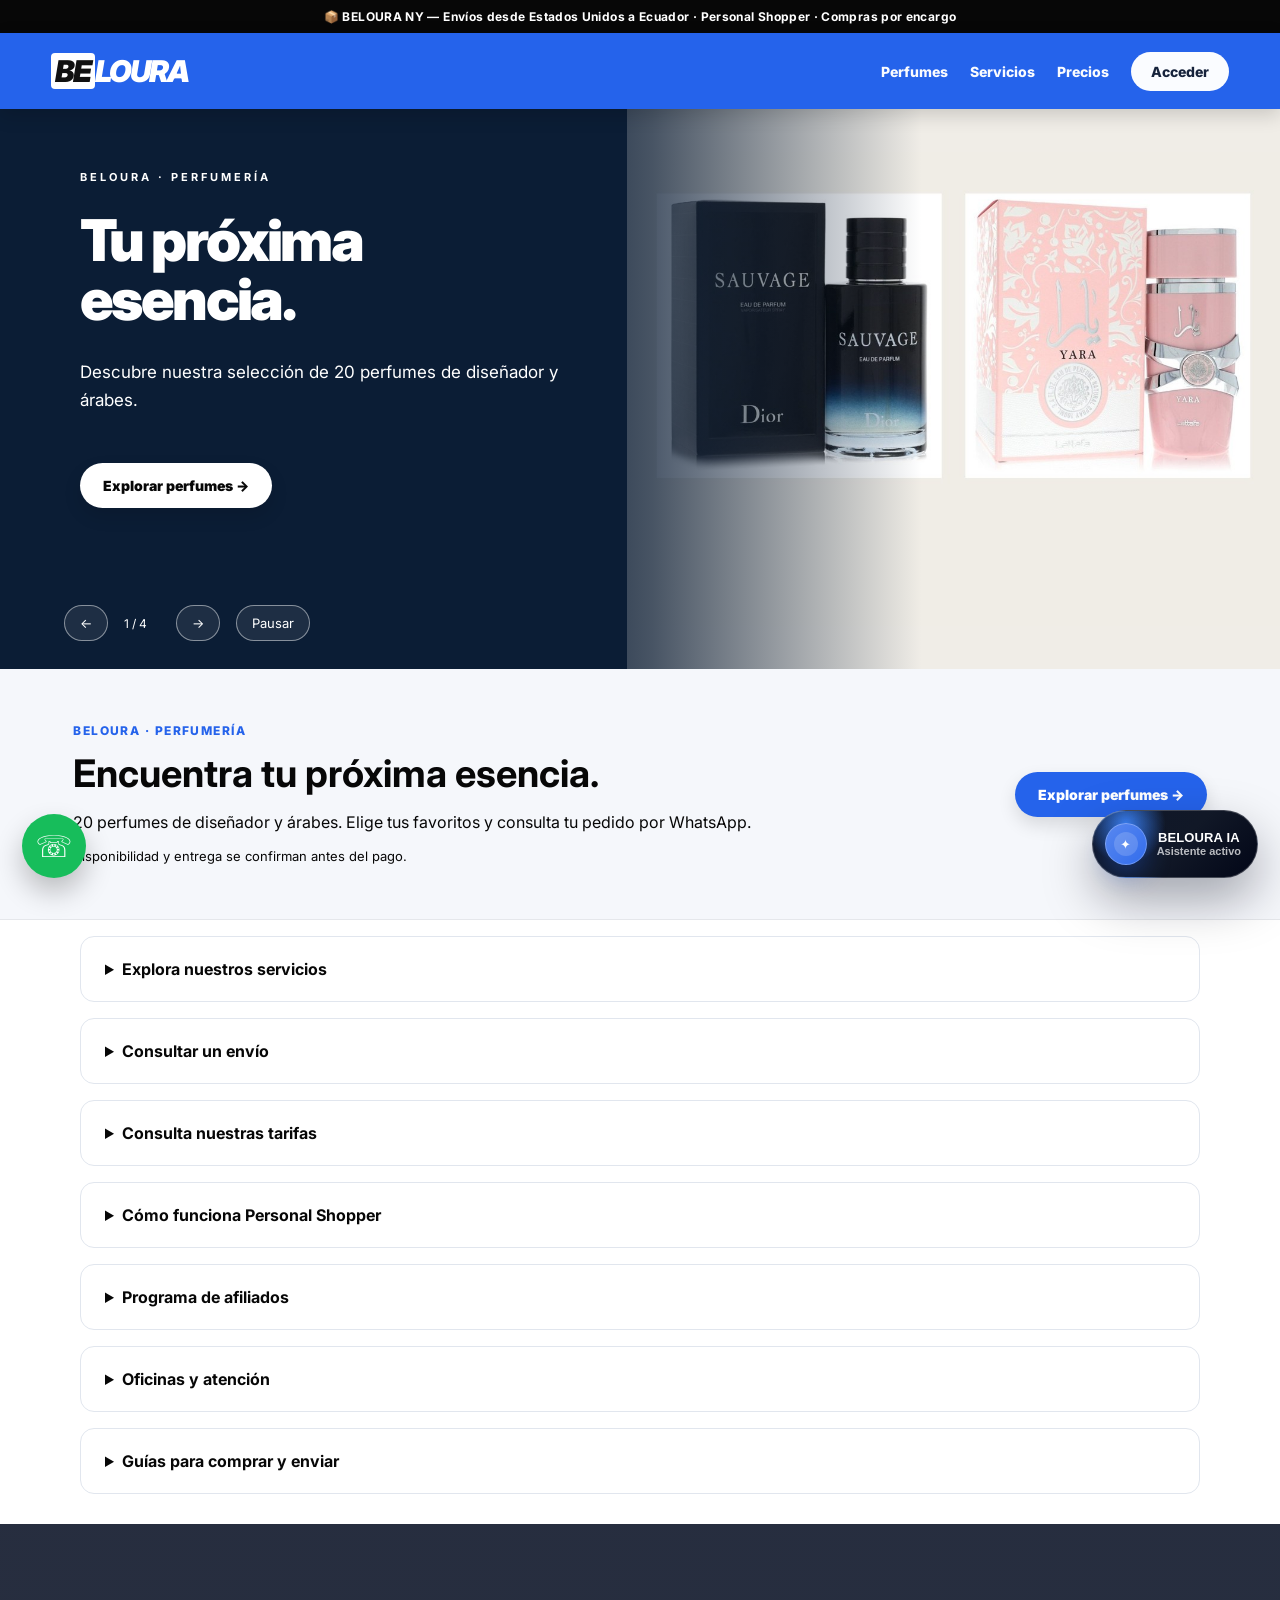
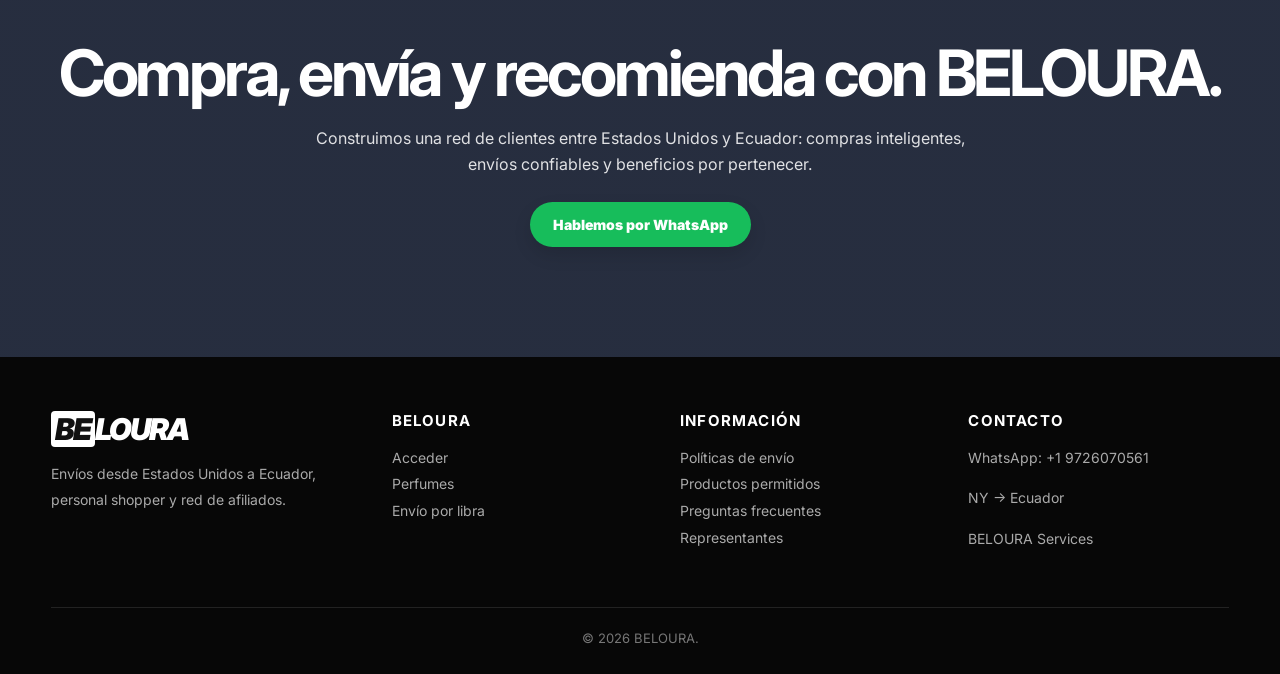
<file: index.html>
<!DOCTYPE html>
<html lang="es">
<head>
  <meta charset="UTF-8" />
  <meta name="viewport" content="width=device-width, initial-scale=1.0" />
  <title>BELOURA NY | Envíos a Ecuador + Personal Shopper</title>
  <meta name="description" content="BELOURA NY: envíos desde Estados Unidos a Ecuador, compras personalizadas, tracking de paquetes y red de afiliados." />

  <link rel="preconnect" href="https://fonts.googleapis.com">
  <link rel="preconnect" href="https://fonts.gstatic.com" crossorigin>
  <link href="https://fonts.googleapis.com/css2?family=Inter:wght@400;500;600;700;800;900&display=swap" rel="stylesheet">

  <style>
    :root {
      --primary: #0f172a;
      --accent: #2563eb;
      --accent-soft: #3b82f6;
      --black: #070707;
      --white: #ffffff;
      --soft: #f5f7fb;
      --muted: #6b7280;
      --line: #e5e7eb;
      --green: #17bd5b;
      --shadow: 0 18px 40px rgba(0,0,0,.12);
      --radius: 20px;
    }

    * { box-sizing: border-box; }
    html { scroll-behavior: smooth; }
    body {
      margin: 0;
      font-family: Inter, system-ui, -apple-system, BlinkMacSystemFont, sans-serif;
      color: var(--black);
      background: #fff;
    }
    a { text-decoration: none; color: inherit; }
    img { width: 100%; display: block; object-fit: cover; }

    .top-strip {
      background: var(--black);
      color: white;
      text-align: center;
      padding: 9px 16px;
      font-size: 13px;
      font-weight: 700;
      letter-spacing: .03em;
    }

    .navbar {
      position: sticky;
      top: 0;
      z-index: 100;
      height: 76px;
      background: var(--accent);
      color: white;
      display: flex;
      align-items: center;
      justify-content: center;
      box-shadow: 0 6px 18px rgba(0,0,0,.16);
    }

    .nav-inner {
      width: min(1180px, 92%);
      display: flex;
      align-items: center;
      justify-content: space-between;
      gap: 26px;
    }

    .logo {
      font-size: 30px;
      font-weight: 900;
      letter-spacing: -.06em;
      font-style: italic;
    }
    .logo span { color: #111; background: white; padding: 0 4px; border-radius: 4px; }

    .nav-links {
      display: flex;
      align-items: center;
      gap: 28px;
      font-size: 14px;
      font-weight: 800;
    }

    .nav-links a { opacity: .98; }
    .nav-links a:hover { text-decoration: underline; }
    .menu-btn { display: none; font-size: 30px; }

    .hero {
      position: relative;
      min-height: 560px;
      color: white;
      display: grid;
      place-items: center;
      overflow: hidden;
      background:
        linear-gradient(rgba(0,0,0,.42), rgba(0,0,0,.42)),
        url('https://images.unsplash.com/photo-1566576721346-d4a3b4eaeb55?auto=format&fit=crop&w=1800&q=80') center/cover;
    }

    .hero::after {
      content: "";
      position: absolute;
      bottom: -1px;
      left: 0;
      width: 100%;
      height: 85px;
      background: white;
      clip-path: polygon(0 55%, 50% 100%, 100% 55%, 100% 100%, 0 100%);
    }

    .hero-content {
      position: relative;
      z-index: 2;
      text-align: center;
      width: min(920px, 92%);
      padding-bottom: 40px;
    }

    .hero h1 {
      margin: 0 0 16px;
      font-size: clamp(46px, 8vw, 94px);
      line-height: .95;
      letter-spacing: -.06em;
      font-weight: 900;
    }

    .hero h1 span { font-weight: 400; }
    .hero p {
      font-size: clamp(18px, 2vw, 25px);
      line-height: 1.35;
      margin: 0 auto 28px;
      max-width: 760px;
      font-weight: 700;
    }

    .actions {
      display: flex;
      justify-content: center;
      gap: 14px;
      flex-wrap: wrap;
    }

    .btn {
      border: 0;
      border-radius: 999px;
      padding: 14px 23px;
      font-size: 14px;
      font-weight: 900;
      cursor: pointer;
      display: inline-flex;
      align-items: center;
      justify-content: center;
      gap: 8px;
      transition: .22s ease;
      box-shadow: 0 8px 18px rgba(0,0,0,.12);
    }
    .btn:hover { transform: translateY(-2px); }
    .btn.red { background: var(--accent); color: white; }
    .btn.black { background: var(--black); color: white; }
    .btn.white { background: white; color: var(--black); }
    .btn.green { background: var(--green); color: white; }
    .btn.outline { background: transparent; border: 2px solid currentColor; box-shadow: none; }

    section { padding: 74px 0; }
    .container { width: min(1180px, 92%); margin: 0 auto; }
    .section-title { text-align: center; margin-bottom: 38px; }
    .section-title .mini {
      color: var(--accent);
      font-size: 14px;
      font-weight: 900;
      text-transform: uppercase;
      letter-spacing: .08em;
      margin-bottom: 10px;
    }
    .section-title h2 {
      margin: 0;
      font-size: clamp(32px, 4vw, 54px);
      letter-spacing: -.045em;
      line-height: 1.04;
    }
    .section-title p {
      max-width: 760px;
      margin: 14px auto 0;
      color: var(--muted);
      line-height: 1.65;
    }

    .quick-services {
      margin-top: -10px;
      padding-top: 40px;
    }

    .service-grid {
      display: grid;
      grid-template-columns: repeat(4, 1fr);
      gap: 18px;
    }

    .service-card {
      background: white;
      border: 1px solid var(--line);
      border-radius: var(--radius);
      padding: 26px;
      text-align: center;
      min-height: 220px;
      box-shadow: 0 8px 22px rgba(0,0,0,.05);
      transition: .22s ease;
    }
    .service-card:hover { transform: translateY(-5px); box-shadow: var(--shadow); }
    .service-card .icon { font-size: 42px; margin-bottom: 14px; }
    .service-card h3 { margin: 0 0 10px; font-size: 20px; }
    .service-card p { color: var(--muted); line-height: 1.55; margin: 0 0 18px; font-size: 14px; }

    .tracking-section {
      background: var(--soft);
    }

    .tracking-panel {
      max-width: 840px;
      margin: 0 auto;
      background: white;
      border-radius: 28px;
      padding: clamp(24px, 4vw, 44px);
      box-shadow: var(--shadow);
      text-align: center;
      border: 1px solid var(--line);
    }

    .role-switch {
      display: grid;
      grid-template-columns: 1fr 1fr;
      gap: 12px;
      margin: 24px auto;
      max-width: 470px;
    }
    .role {
      border: 2px solid #dfe5ff;
      border-radius: 14px;
      padding: 18px;
      font-weight: 900;
      color: var(--blue);
      background: white;
    }
    .role.active { background: var(--green); color: white; border-color: var(--green); }

    .search-row {
      display: grid;
      grid-template-columns: 220px 1fr 58px;
      gap: 0;
      border: 1px solid #dcdcdc;
      border-radius: 8px;
      overflow: hidden;
      text-align: left;
    }
    select, input {
      border: 0;
      padding: 16px;
      font: inherit;
      outline: none;
      background: white;
      border-right: 1px solid #e4e4e4;
    }
    .search-btn { border-radius: 0; box-shadow: none; }
    .hint { font-size: 12px; color: var(--muted); margin-top: 10px; text-align: left; }

    .prices {
      background: white;
    }

    .price-grid {
      display: grid;
      grid-template-columns: repeat(3, 1fr);
      gap: 20px;
    }

    .price-card {
      border: 1px solid var(--line);
      border-radius: 24px;
      overflow: hidden;
      background: white;
      box-shadow: 0 8px 22px rgba(0,0,0,.05);
    }
    .price-head {
      background: var(--black);
      color: white;
      padding: 24px;
    }
    .price-card.featured .price-head { background: var(--accent); }
    .price-head h3 { margin: 0 0 8px; font-size: 24px; }
    .price-value { font-size: 42px; font-weight: 900; letter-spacing: -.05em; }
    .price-body { padding: 24px; }
    .price-body ul { margin: 0 0 22px; padding-left: 18px; color: #555; line-height: 1.8; }

    .shopper {
      background:
        linear-gradient(rgba(15,23,42,.92), rgba(15,23,42,.92)),
        url('https://images.unsplash.com/photo-1441986300917-64674bd600d8?auto=format&fit=crop&w=1800&q=80') center/cover;
      color: white;
    }
    .shopper .section-title p { color: rgba(255,255,255,.86); }

    .shopper-flow {
      display: grid;
      grid-template-columns: repeat(4, 1fr);
      gap: 18px;
      margin-top: 30px;
    }
    .flow-step {
      background: rgba(255,255,255,.12);
      border: 1px solid rgba(255,255,255,.25);
      border-radius: 22px;
      padding: 24px;
      backdrop-filter: blur(10px);
    }
    .flow-step strong {
      width: 42px;
      height: 42px;
      border-radius: 50%;
      background: white;
      color: var(--accent);
      display: grid;
      place-items: center;
      margin-bottom: 16px;
    }
    .flow-step h3 { margin: 0 0 8px; }
    .flow-step p { margin: 0; line-height: 1.55; color: rgba(255,255,255,.86); }

    .offices {
      background: var(--soft);
    }
    .office-grid {
      display: grid;
      grid-template-columns: repeat(2, 1fr);
      gap: 24px;
    }
    .office-card {
      background: white;
      border: 1px solid var(--line);
      border-radius: 24px;
      padding: 28px;
      box-shadow: 0 8px 22px rgba(0,0,0,.05);
    }
    .office-card h3 { margin-top: 0; font-size: 24px; }
    .office-card p { color: var(--muted); line-height: 1.7; }

    .affiliate-box {
      display: grid;
      grid-template-columns: .95fr 1.05fr;
      gap: 28px;
      align-items: center;
    }
    .affiliate-card {
      background: var(--black);
      color: white;
      border-radius: 30px;
      padding: 34px;
      box-shadow: var(--shadow);
    }
    .affiliate-card h3 { margin-top: 0; font-size: 32px; letter-spacing: -.03em; }
    .affiliate-list { display: grid; gap: 12px; }
    .affiliate-list div {
      background: rgba(255,255,255,.08);
      padding: 16px;
      border-radius: 14px;
      border: 1px solid rgba(255,255,255,.10);
    }

    .blog-grid {
      display: grid;
      grid-template-columns: repeat(3, 1fr);
      gap: 20px;
    }
    .blog-card {
      background: white;
      border: 1px solid var(--line);
      border-radius: 20px;
      padding: 24px;
      box-shadow: 0 8px 22px rgba(0,0,0,.05);
    }
    .blog-card h3 { margin-top: 0; }
    .blog-card p { color: var(--muted); line-height: 1.6; }
    .read-more { font-size: 12px; color: var(--accent); font-weight: 900; text-transform: uppercase; }

    .cta {
      background:
        linear-gradient(rgba(15,23,42,.90), rgba(15,23,42,.90)),
        url('https://images.unsplash.com/photo-1519003722824-194d4455a60c?auto=format&fit=crop&w=1800&q=80') center/cover;
      color: white;
      text-align: center;
      padding: 110px 0;
    }
    .cta h2 { font-size: clamp(34px, 5vw, 64px); margin: 0 0 14px; letter-spacing: -.05em; }
    .cta p { color: rgba(255,255,255,.86); max-width: 660px; margin: 0 auto 24px; line-height: 1.65; }

    footer {
      background: var(--black);
      color: white;
      padding: 54px 0 28px;
    }
    .footer-grid {
      display: grid;
      grid-template-columns: 1.2fr 1fr 1fr 1fr;
      gap: 28px;
      margin-bottom: 40px;
    }
    footer h3 { margin-top: 0; letter-spacing: .08em; text-transform: uppercase; font-size: 15px; }
    footer p, footer a { color: #aaa; line-height: 1.9; font-size: 14px; display: block; }
    .copyright { border-top: 1px solid #222; padding-top: 22px; color: #777; text-align: center; font-size: 13px; }

    .wa-float {
      position: fixed;
      left: 22px;
      bottom: 22px;
      width: 64px;
      height: 64px;
      border-radius: 50%;
      background: var(--green);
      color: white;
      display: grid;
      place-items: center;
      font-size: 30px;
      z-index: 120;
      box-shadow: 0 14px 28px rgba(0,0,0,.24);
    }

    @media (max-width: 940px) {
      .nav-links { display: none; }
      .menu-btn { display: block; }
      .service-grid, .price-grid, .shopper-flow, .blog-grid, .footer-grid { grid-template-columns: repeat(2, 1fr); }
      .affiliate-box, .office-grid { grid-template-columns: 1fr; }
      .search-row { grid-template-columns: 1fr; }
      select, input { border-right: 0; border-bottom: 1px solid #e4e4e4; }
    }

    @media (max-width: 620px) {
      .navbar { height: 68px; }
      .service-grid, .price-grid, .shopper-flow, .blog-grid, .footer-grid, .role-switch { grid-template-columns: 1fr; }
      .hero { min-height: 620px; }
      .hero h1 { font-size: 48px; }
      section { padding: 56px 0; }
    }
    .tracking-card-pro {
  margin-top: 24px;
  background: #ffffff;
  border: 1px solid #e5e7eb;
  border-radius: 22px;
  padding: 24px;
  text-align: left;
  box-shadow: 0 18px 45px rgba(15, 23, 42, 0.10);
}

.tracking-top {
  display: flex;
  justify-content: space-between;
  gap: 18px;
  align-items: flex-start;
  border-bottom: 1px solid #e5e7eb;
  padding-bottom: 18px;
  margin-bottom: 18px;
}

.tracking-code {
  font-size: 22px;
  font-weight: 900;
  color: #0f172a;
}

.tracking-status {
  display: inline-block;
  margin-top: 8px;
  background: #dcfce7;
  color: #166534;
  padding: 7px 12px;
  border-radius: 999px;
  font-size: 13px;
  font-weight: 900;
}

.tracking-date {
  font-size: 13px;
  color: #64748b;
  margin-top: 8px;
}

.tracking-summary {
  display: grid;
  grid-template-columns: repeat(2, 1fr);
  gap: 12px;
  margin-bottom: 22px;
}

.summary-box {
  background: #f8fafc;
  border: 1px solid #e5e7eb;
  border-radius: 16px;
  padding: 14px;
}

.summary-label {
  font-size: 12px;
  color: #64748b;
  font-weight: 800;
  text-transform: uppercase;
  margin-bottom: 4px;
}

.summary-value {
  font-size: 16px;
  font-weight: 900;
  color: #0f172a;
}

.timeline-pro {
  margin-top: 18px;
  position: relative;
}

.timeline-pro-title {
  font-size: 14px;
  color: #64748b;
  font-weight: 900;
  text-transform: uppercase;
  letter-spacing: .08em;
  margin-bottom: 16px;
}

.timeline-step {
  display: grid;
  grid-template-columns: 42px 1fr;
  gap: 14px;
  position: relative;
  padding-bottom: 22px;
}

.timeline-step::before {
  content: "";
  position: absolute;
  left: 20px;
  top: 42px;
  bottom: 0;
  width: 2px;
  background: #e5e7eb;
}

.timeline-step:last-child::before {
  display: none;
}

.timeline-icon-pro {
  width: 42px;
  height: 42px;
  border-radius: 50%;
  background: #0f172a;
  color: white;
  display: grid;
  place-items: center;
  font-size: 20px;
  z-index: 2;
}

.timeline-content-pro {
  background: #f8fafc;
  border: 1px solid #e5e7eb;
  border-radius: 16px;
  padding: 14px;
}

.timeline-state {
  font-size: 16px;
  font-weight: 900;
  color: #0f172a;
}

.timeline-time {
  font-size: 13px;
  color: #64748b;
  margin-top: 4px;
}

.timeline-comment-pro {
  font-size: 14px;
  color: #374151;
  margin-top: 7px;
}

.tracking-message {
  margin-top: 18px;
  background: #eff6ff;
  color: #1e40af;
  border: 1px solid #bfdbfe;
  border-radius: 16px;
  padding: 14px;
  font-size: 14px;
  font-weight: 700;
}

@media(max-width: 640px) {
  .tracking-top {
    flex-direction: column;
  }

  .tracking-summary {
    grid-template-columns: 1fr;
  }

  .tracking-card-pro {
    padding: 18px;
  }
}

/* =========================================================
   BELOURA IA ASSISTANT — V2 PREMIUM
   ========================================================= */

.beloura-ai-launcher {
  position: fixed;
  right: 22px;
  bottom: 22px;
  z-index: 99999;
  display: flex;
  align-items: center;
  gap: 10px;
  border: 1px solid rgba(255,255,255,.22);
  background:
    radial-gradient(circle at 20% 20%, rgba(59,130,246,.95), transparent 28%),
    linear-gradient(135deg, #0f172a 0%, #111827 52%, #020617 100%);
  color: #fff;
  border-radius: 999px;
  padding: 12px 16px 12px 12px;
  cursor: pointer;
  box-shadow: 0 22px 50px rgba(2, 6, 23, .34);
  backdrop-filter: blur(16px);
  transition: transform .22s ease, box-shadow .22s ease, opacity .22s ease;
}

.beloura-ai-launcher:hover {
  transform: translateY(-3px);
  box-shadow: 0 28px 65px rgba(2, 6, 23, .42);
}

.beloura-ai-orb {
  width: 42px;
  height: 42px;
  border-radius: 50%;
  display: grid;
  place-items: center;
  background:
    linear-gradient(135deg, rgba(255,255,255,.24), rgba(255,255,255,.06)),
    #2563eb;
  box-shadow: inset 0 0 0 1px rgba(255,255,255,.28), 0 10px 25px rgba(37,99,235,.35);
  position: relative;
  isolation: isolate;
}

.beloura-ai-orb::after {
  content: "";
  position: absolute;
  inset: 9px;
  border-radius: 50%;
  background: rgba(255,255,255,.92);
  opacity: .18;
  animation: belouraPulse 1.9s infinite ease-in-out;
}

@keyframes belouraPulse {
  0%, 100% { transform: scale(.86); opacity: .16; }
  50% { transform: scale(1.35); opacity: .36; }
}

.beloura-ai-launcher-text {
  display: grid;
  line-height: 1.1;
}

.beloura-ai-launcher-text strong {
  font-size: 13px;
  letter-spacing: .01em;
}

.beloura-ai-launcher-text span {
  font-size: 11px;
  color: rgba(255,255,255,.72);
  font-weight: 700;
}

.beloura-ai-panel {
  position: fixed;
  right: 22px;
  bottom: 92px;
  width: 410px;
  max-width: calc(100vw - 28px);
  height: min(690px, calc(100vh - 118px));
  z-index: 99999;
  display: none;
  flex-direction: column;
  overflow: hidden;
  border-radius: 30px;
  background:
    linear-gradient(180deg, rgba(255,255,255,.92), rgba(248,250,252,.96)),
    #fff;
  border: 1px solid rgba(226,232,240,.9);
  box-shadow: 0 34px 85px rgba(2, 6, 23, .34);
  backdrop-filter: blur(22px);
}

.beloura-ai-panel.open {
  display: flex;
  animation: belouraPanelIn .22s ease both;
}

@keyframes belouraPanelIn {
  from { opacity: 0; transform: translateY(14px) scale(.98); }
  to { opacity: 1; transform: translateY(0) scale(1); }
}

.beloura-ai-top {
  padding: 18px;
  color: #fff;
  background:
    radial-gradient(circle at 10% 0%, rgba(59,130,246,.9), transparent 34%),
    radial-gradient(circle at 90% 10%, rgba(23,189,91,.44), transparent 30%),
    linear-gradient(135deg, #020617 0%, #0f172a 48%, #111827 100%);
  position: relative;
}

.beloura-ai-topline {
  display: flex;
  justify-content: space-between;
  align-items: flex-start;
  gap: 14px;
}

.beloura-ai-brand {
  display: flex;
  align-items: center;
  gap: 12px;
}

.beloura-ai-avatar {
  width: 46px;
  height: 46px;
  border-radius: 16px;
  display: grid;
  place-items: center;
  background: rgba(255,255,255,.12);
  border: 1px solid rgba(255,255,255,.18);
  box-shadow: inset 0 0 0 1px rgba(255,255,255,.06);
  font-size: 22px;
}

.beloura-ai-brand h3 {
  margin: 0;
  font-size: 18px;
  letter-spacing: -.035em;
}

.beloura-ai-brand p {
  margin: 4px 0 0;
  font-size: 12px;
  color: rgba(255,255,255,.72);
  font-weight: 700;
}

.beloura-ai-close {
  width: 34px;
  height: 34px;
  border-radius: 50%;
  border: 1px solid rgba(255,255,255,.18);
  background: rgba(255,255,255,.08);
  color: #fff;
  cursor: pointer;
  font-size: 22px;
  line-height: 1;
}

.beloura-ai-controls {
  display: flex;
  align-items: center;
  gap: 8px;
}

.beloura-ai-home {
  height: 34px;
  border-radius: 999px;
  border: 1px solid rgba(255,255,255,.18);
  background: rgba(255,255,255,.08);
  color: #fff;
  cursor: pointer;
  font-size: 12px;
  font-weight: 900;
  padding: 0 12px;
}

.beloura-ai-home:hover,
.beloura-ai-close:hover {
  background: rgba(255,255,255,.16);
}

.beloura-ai-status {
  margin-top: 18px;
  display: flex;
  align-items: center;
  gap: 9px;
  font-size: 12px;
  font-weight: 800;
  color: rgba(255,255,255,.78);
}

.beloura-ai-dot {
  width: 8px;
  height: 8px;
  background: #17bd5b;
  border-radius: 50%;
  box-shadow: 0 0 0 6px rgba(23,189,91,.15);
}

.beloura-ai-body {
  flex: 1;
  overflow-y: auto;
  padding: 18px;
  background:
    radial-gradient(circle at top left, rgba(37,99,235,.08), transparent 28%),
    linear-gradient(180deg, #f8fafc, #ffffff);
}

.beloura-ai-body::-webkit-scrollbar {
  width: 8px;
}
.beloura-ai-body::-webkit-scrollbar-thumb {
  background: #cbd5e1;
  border-radius: 999px;
}

.ai-bubble {
  width: fit-content;
  max-width: 88%;
  padding: 13px 15px;
  border-radius: 20px;
  margin-bottom: 12px;
  line-height: 1.48;
  font-size: 14px;
  animation: bubbleIn .2s ease both;
}

@keyframes bubbleIn {
  from { opacity: 0; transform: translateY(8px); }
  to { opacity: 1; transform: translateY(0); }
}

.ai-bubble.bot {
  background: #fff;
  color: #0f172a;
  border: 1px solid #e5e7eb;
  box-shadow: 0 8px 24px rgba(15, 23, 42, .06);
  border-top-left-radius: 8px;
}

.ai-bubble.user {
  margin-left: auto;
  color: #fff;
  background: linear-gradient(135deg, #0f172a, #111827);
  border-top-right-radius: 8px;
  box-shadow: 0 10px 26px rgba(15,23,42,.18);
}

.ai-hero-card {
  margin: 8px 0 14px;
  padding: 16px;
  border-radius: 22px;
  background:
    linear-gradient(135deg, rgba(15,23,42,.96), rgba(30,41,59,.96)),
    #0f172a;
  color: #fff;
  box-shadow: 0 18px 40px rgba(15,23,42,.18);
  border: 1px solid rgba(255,255,255,.08);
}

.ai-hero-card .eyebrow {
  font-size: 11px;
  font-weight: 900;
  color: #93c5fd;
  text-transform: uppercase;
  letter-spacing: .09em;
  margin-bottom: 8px;
}

.ai-hero-card h4 {
  margin: 0 0 8px;
  font-size: 20px;
  letter-spacing: -.04em;
}

.ai-hero-card p {
  margin: 0;
  font-size: 13px;
  line-height: 1.55;
  color: rgba(255,255,255,.76);
}

.ai-card-grid {
  display: grid;
  grid-template-columns: 1fr;
  gap: 10px;
  margin: 12px 0 16px;
}

.ai-choice-card {
  border: 1px solid #e2e8f0;
  background: rgba(255,255,255,.88);
  border-radius: 18px;
  padding: 14px;
  cursor: pointer;
  text-align: left;
  display: grid;
  grid-template-columns: 42px 1fr;
  gap: 12px;
  align-items: center;
  transition: .2s ease;
  box-shadow: 0 8px 20px rgba(15, 23, 42, .045);
}

.ai-choice-card:hover {
  transform: translateY(-2px);
  border-color: rgba(37,99,235,.45);
  box-shadow: 0 15px 30px rgba(15, 23, 42, .10);
}

.ai-choice-icon {
  width: 42px;
  height: 42px;
  border-radius: 15px;
  display: grid;
  place-items: center;
  background: #eff6ff;
  font-size: 21px;
}

.ai-choice-card strong {
  display: block;
  font-size: 14px;
  color: #0f172a;
  margin-bottom: 3px;
}

.ai-choice-card span {
  font-size: 12px;
  color: #64748b;
  font-weight: 700;
  line-height: 1.35;
}

.ai-chip-row {
  display: flex;
  flex-wrap: wrap;
  gap: 8px;
  margin: 10px 0 16px;
}

.ai-chip {
  border: 1px solid #dbe3ef;
  background: #fff;
  color: #0f172a;
  padding: 10px 12px;
  border-radius: 999px;
  cursor: pointer;
  font-size: 12px;
  font-weight: 900;
  box-shadow: 0 6px 16px rgba(15,23,42,.04);
  transition: .2s ease;
}

.ai-chip:hover {
  background: #0f172a;
  color: #fff;
  border-color: #0f172a;
  transform: translateY(-1px);
}

.ai-result-card {
  background: #fff;
  border: 1px solid #e2e8f0;
  border-radius: 22px;
  padding: 16px;
  margin: 12px 0 16px;
  box-shadow: 0 12px 30px rgba(15,23,42,.07);
}

.ai-result-card h4 {
  margin: 0 0 10px;
  font-size: 17px;
  letter-spacing: -.03em;
  color: #0f172a;
}

.ai-result-card p {
  margin: 0 0 10px;
  color: #475569;
  font-size: 13px;
  line-height: 1.55;
}

.ai-list {
  display: grid;
  gap: 7px;
  margin: 10px 0;
  font-size: 13px;
  color: #334155;
}

.ai-list div {
  background: #f8fafc;
  border: 1px solid #e5e7eb;
  padding: 9px 10px;
  border-radius: 12px;
  font-weight: 700;
}

.ai-actions {
  display: flex;
  flex-wrap: wrap;
  gap: 9px;
  margin-top: 13px;
}

.ai-action {
  border: 0;
  background: #0f172a;
  color: #fff;
  border-radius: 999px;
  padding: 10px 13px;
  cursor: pointer;
  font-size: 12px;
  font-weight: 900;
  display: inline-flex;
  align-items: center;
  gap: 7px;
}

.ai-action.secondary {
  background: #eff6ff;
  color: #1e40af;
}

.ai-action.green {
  background: #17bd5b;
  color: #fff;
}

.ai-action.ghost {
  background: #ffffff;
  color: #0f172a;
  border: 1px solid #dbe3ef;
}

.ai-fee-note {
  display: grid;
  grid-template-columns: 42px 1fr;
  gap: 12px;
  align-items: start;
  background: linear-gradient(135deg, #eff6ff, #ffffff);
  border: 1px solid #bfdbfe;
  border-radius: 16px;
  padding: 12px;
  margin: 10px 0;
}

.ai-fee-note strong {
  display: block;
  color: #0f172a;
  font-size: 13px;
  margin-bottom: 3px;
}

.ai-fee-note span {
  color: #475569;
  font-size: 12px;
  line-height: 1.45;
  font-weight: 700;
}

.ai-small-nav {
  display: flex;
  justify-content: flex-end;
  margin: -6px 0 14px;
}

.ai-small-nav button {
  border: 1px solid #dbe3ef;
  background: #fff;
  color: #0f172a;
  border-radius: 999px;
  padding: 8px 11px;
  font-size: 12px;
  font-weight: 900;
  cursor: pointer;
  box-shadow: 0 6px 16px rgba(15,23,42,.04);
}

.ai-typing {
  display: inline-flex;
  gap: 5px;
  align-items: center;
  background: #fff;
  border: 1px solid #e5e7eb;
  padding: 12px 14px;
  border-radius: 18px;
  border-top-left-radius: 8px;
  margin-bottom: 12px;
  box-shadow: 0 8px 24px rgba(15, 23, 42, .06);
}

.ai-typing span {
  width: 7px;
  height: 7px;
  border-radius: 50%;
  background: #94a3b8;
  animation: typingDot 1s infinite ease-in-out;
}

.ai-typing span:nth-child(2) { animation-delay: .14s; }
.ai-typing span:nth-child(3) { animation-delay: .28s; }

@keyframes typingDot {
  0%, 80%, 100% { transform: translateY(0); opacity: .4; }
  40% { transform: translateY(-4px); opacity: 1; }
}

.beloura-ai-footer {
  padding: 12px 14px;
  background: rgba(255,255,255,.92);
  border-top: 1px solid #e5e7eb;
  display: flex;
  gap: 10px;
  align-items: center;
}

.beloura-ai-input {
  flex: 1;
  border: 1px solid #e2e8f0;
  background: #f8fafc;
  border-radius: 999px;
  padding: 12px 14px;
  font: inherit;
  font-size: 13px;
  outline: none;
}

.beloura-ai-send {
  width: 42px;
  height: 42px;
  border-radius: 50%;
  border: 0;
  color: #fff;
  background: #0f172a;
  cursor: pointer;
  font-weight: 900;
}

@media(max-width: 620px) {
  .beloura-ai-launcher {
    right: 16px;
    bottom: 16px;
    padding: 10px;
  }

  .beloura-ai-launcher-text {
    display: none;
  }

  .beloura-ai-panel {
    right: 12px;
    left: 12px;
    bottom: 86px;
    width: auto;
    height: min(680px, calc(100vh - 108px));
    border-radius: 26px;
  }

  .wa-float {
    bottom: 92px;
  }
}

    .ai-card-grid.compact {
      grid-template-columns: 1fr;
    }

    .ai-card-grid.compact .ai-choice-card {
      min-height: auto;
    }

  </style>
  <link rel="stylesheet" href="home-banner.css">
  <script src="home-banner.js" defer></script>
</head>
<body>
  <div class="top-strip">📦 BELOURA NY — Envíos desde Estados Unidos a Ecuador · Personal Shopper · Compras por encargo</div>

  <header class="navbar">
    <div class="nav-inner">
      <a href="#" class="logo"><span>BE</span>LOURA</a>
      <nav class="nav-links" aria-label="Navegación principal">
        <a href="perfumes/">Perfumes</a><a href="#servicios">Servicios</a><a href="#precios">Precios</a><a class="access-link" href="cliente.html">Acceder</a>
      </nav>
      
    </div>
  </header>

  <main>
    <section class="hero service-banner" aria-roledescription="carrusel" aria-label="Servicios BELOURA">
      <img id="banner-image" class="banner-image" src="images/banner-envios.jpg" alt="Paquetes preparados para envío" fetchpriority="high">
      <div class="hero-content"><p class="banner-label" id="banner-label">ESTADOS UNIDOS → ECUADOR</p><h1 id="banner-title">Tus compras.<br>Más cerca.</h1><p id="banner-description">Recibimos tus paquetes en Nueva York y coordinamos su envío a Ecuador.</p><a class="btn white" id="banner-link" href="cliente.html">Acceder a mi cuenta →</a></div>
      <div class="banner-controls"><button type="button" id="banner-prev" aria-label="Servicio anterior">←</button><span id="banner-count">1 / 4</span><button type="button" id="banner-next" aria-label="Siguiente servicio">→</button><button type="button" id="banner-pause" aria-pressed="false">Pausar</button></div>
    </section>

    <section aria-labelledby="perfumes-feature" style="background:#f5f7fb;padding:42px 24px;border-bottom:1px solid #e5e7eb">
      <div class="container" style="display:flex;flex-wrap:wrap;align-items:center;justify-content:space-between;gap:24px">
        <div><p style="color:#2563eb;font-weight:800;letter-spacing:.12em;font-size:12px">BELOURA · PERFUMERÍA</p>
        <h2 id="perfumes-feature" style="font-size:clamp(26px,4vw,38px);margin:10px 0">Encuentra tu próxima esencia.</h2>
        <p>20 perfumes de diseñador y árabes. Elige tus favoritos y consulta tu pedido por WhatsApp.</p>
        <p style="font-size:13px;margin-top:10px">Disponibilidad y entrega se confirman antes del pago.</p></div>
        <a class="btn red" href="perfumes/">Explorar perfumes →</a>
      </div>
    </section>

    <details class="home-detail"><summary>Explora nuestros servicios</summary><section id="servicios" class="quick-services">
      <div class="container">
        <div class="section-title">
          <div class="mini">Qué hacemos</div>
          <h2>Soluciones para comprar y enviar a Ecuador</h2>
          <p>Queremos que tu experiencia sea la mas gratificante, y podamos establecer una relacion comercial constante</p>
        </div>

        <div class="service-grid">
          <article class="service-card">
            <div class="icon">📦</div>
            <h3>Casillero Virtual</h3>
            <p>Recibimos tus paquetes en NY y coordinamos el envío seguro hacia Ecuador.</p>
            <a class="btn red" href="cliente.html">Consultar casillero</a>
          </article>
          <article class="service-card">
            <div class="icon">🛍️</div>
            <h3>Personal Shopper</h3>
            <p>Compras en Burlington, Ross, Marshalls, Costco, Amazon, Carter's y más.</p>
            <a class="btn black" href="#shopper">Cómo funciona</a>
          </article>
          <article class="service-card">
            <div class="icon">🚢</div>
            <h3>Carga marítima</h3>
            <p>Cajas grandes para emprendedores: ropa, herramientas, electrónicos y más.</p>
            <a class="btn red" onclick="maritimeWhatsApp()">Consultar</a>
          </article>
          <article class="service-card">
            <div class="icon">🔎</div>
            <h3>Tracking</h3>
            <p>Consulta el estado de tu paquete con número de guía o código BELOURA.</p>
            <a class="btn black" href="#tracking">Rastrear</a>
          </article>
        </div>
      </div>
    </section></details>

    <details class="home-detail"><summary>Consultar un envío</summary><section id="tracking" class="tracking-section">
      <div class="container">
        <div class="tracking-panel">
          <div class="section-title" style="margin-bottom: 18px;">
            <div class="mini">Consulta tu envío</div>
            <h2>Rastrea el estado de tu paquete</h2>
            <p>Puedes buscar utilizando tu número de guía, código de seguimiento o documento registrado.</p>
          </div>

        <div class="search-row">
            <select id="searchType">
              <option>Buscar por guía</option>
             </select>
            <input id="trackingCode" placeholder="Ingresa el dato... Ej: BLR-2026-000001" />
            <button class="btn black search-btn" onclick="trackDemo()">⌕</button>
          </div>
          <div class="hint">Realiza el rastreo de tu paquete en tiempo real.</div>

          <div id="trackingResult" style="display:none;margin-top:26px;text-align:left;background:#f8f8f8;border-radius:18px;padding:22px;border:1px solid #e6e6e6;">
            <strong>Resultado:</strong> Paquete recibido en NY → Validado → En tránsito a Ecuador.
          </div>
        </div>
      </div>
    </section></details>

    <details class="home-detail"><summary>Consulta nuestras tarifas</summary><section id="precios" class="prices">
      <div class="container">
        <div class="section-title">
          <div class="mini">Tarifas claras</div>
          <h2>Precios iniciales BELOURA</h2>
          <p>Estos precios se pueden ajustar según proveedor, ciudad, peso real, volumen, temporada y última milla en Ecuador.</p>
        </div>

        <div class="price-grid">
          <article class="price-card featured">
            <div class="price-head">
              <h3>Promo NY</h3>
              <div class="price-value">$28</div>
              <span>Paquete de 8 lb</span>
            </div>
            <div class="price-body">
              <ul>
                <li>Ideal para ropa, perfumes permitidos y compras pequeñas.</li>
                <li>Servicio sujeto a peso, volumen y validación.</li>
                <li>Entrega coordinada en Ecuador.</li>
              </ul>
              <button class="btn red" onclick="quoteWhatsApp('Promo 8 lb por $28')">Cotizar ahora</button>
            </div>
          </article>

          <article class="price-card">
            <div class="price-head">
              <h3>Por libra</h3>
              <div class="price-value">$6</div>
              <span>Tarifa regular</span>
            </div>
            <div class="price-body">
              <ul>
                <li>Para compras personales desde USA.</li>
                <li>Consolidación de paquetes pequeños.</li>
                <li>Atención directa por WhatsApp.</li>
              </ul>
              <button class="btn black" onclick="quoteWhatsApp('Envío por libra a $6')">Solicitar</button>
            </div>
          </article>

          <article class="price-card">
            <div class="price-head">
              <h3>Personal Shopper</h3>
              <div class="price-value">+$2</div>
              <span>Por producto comprado</span>
            </div>
            <div class="price-body">
              <ul>
                <li>Cliente paga factura total de tienda.</li>
                <li>BELOURA cobra gestión por producto.</li>
                <li>Luego se calcula el envío a Ecuador.</li>
              </ul>
              <button class="btn black" onclick="quoteWhatsApp('Servicio Personal Shopper + $2 por producto')">Comprar en USA</button>
            </div>
          </article>
        </div>
      </div>
    </section></details>

    <details class="home-detail"><summary>Cómo funciona Personal Shopper</summary><section id="shopper" class="shopper">
      <div class="container">
        <div class="section-title">
          <div class="mini" style="color:white;">Diferencial BELOURA</div>
          <h2>Personal Shopper en tiendas de Estados Unidos</h2>
          <p>No somos solo courier. Ayudamos al cliente a encontrar ofertas, comparar precios y comprar productos para enviar a Ecuador.</p>
        </div>

        <div class="shopper-flow">
          <div class="flow-step"><strong>1</strong><h3>El cliente pide</h3><p>Nos envía producto, talla, color, tienda o presupuesto.</p></div>
          <div class="flow-step"><strong>2</strong><h3>BELOURA cotiza</h3><p>Confirmamos precio de tienda, disponibilidad y comisión.</p></div>
          <div class="flow-step"><strong>3</strong><h3>Compramos</h3><p>Cliente paga factura + gestión. Se ejecuta la compra.</p></div>
          <div class="flow-step"><strong>4</strong><h3>Enviamos</h3><p>Consolidamos, generamos guía y activamos tracking.</p></div>
        </div>
      </div>
    </section></details>

    <details class="home-detail"><summary>Programa de afiliados</summary><section id="afiliados">
      <div class="container">
        <div class="affiliate-box">
          <div class="section-title" style="text-align:left;margin:0;">
            <div class="mini">Red comercial</div>
            <h2>Programa de afiliados BELOURA</h2>
            <p>Este será el motor de crecimiento: clientes que recomiendan, reciben beneficios y ayudan a mover volumen de compras y envíos.</p>
            <div style="margin-top:22px;">
              <button class="btn red" onclick="affiliateWhatsApp()">Quiero ser afiliado</button>
            </div>
          </div>
          <div class="affiliate-card">
            <h3>Modelo inicial</h3>
            <div class="affiliate-list">
              <div>✅ Afiliado recibe código único: BLR-XXXXXXX123</div>
              <div>✅ Refiere cliente que compra mínimo $50 o envía paquetes</div>
              <div>✅ Gana $5 en crédito de envío, no efectivo</div>
              <div>✅ Creamos un sistema de fidelidad</div>
            </div>
          </div>
        </div>
      </div>
    </section></details>

    <details class="home-detail"><summary>Oficinas y atención</summary><section class="offices">
      <div class="container">
        <div class="section-title">
          <div class="mini">Puntos de atención</div>
          <h2>Oficinas y aliados</h2>
          <p>Esta sección da confianza. Aquí puedes mostrar tu punto en NY, tu punto en Ecuador y aliados autorizados.</p>
        </div>

        <div class="office-grid">
          <div class="office-card">
            <h3>Estados Unidos</h3>
            <p><strong>BELOURA NY</strong><br>Fresh Pond / Queens, New York<br>Recepción y coordinación de compras y paquetes.</p>
            <button class="btn green" onclick="quoteWhatsApp('Quiero coordinar entrega en NY')">Coordinar por WhatsApp</button>
          </div>
          <div class="office-card">
            <h3>Ecuador</h3>
            <p><strong>BELOURA Ecuador</strong><br>Babahoyo<br>Distribución, retiro, coordinación y soporte.</p>
            <button class="btn red" onclick="quoteWhatsApp('Quiero información de entrega en Ecuador')">Consultar entrega</button>
          </div>
        </div>
      </div>
    </section></details>

    <details class="home-detail"><summary>Guías para comprar y enviar</summary><section>
      <div class="container">
        <div class="section-title">
          <div class="mini">Contenido que vende</div>
          <h2>Tips y guías para clientes</h2>
          <p>Podras encontrar informacion relacionada sobre las ofertas, promociones y metodos de compras en las principales tiendas de EEUU, al igual que tips de compras y envios.</p>
        </div>
        <div class="blog-grid">
          <article class="blog-card"><h3>Cómo comprar en tiendas de USA desde Ecuador</h3><p>Guía sencilla para comprar ropa, perfumes, zapatos y productos de temporada.</p><a class="read-more">Leer más</a></article>
          <article class="blog-card"><h3>Qué productos convienen enviar por 8 lb</h3><p>Ideas para aprovechar mejor el peso y reducir el costo total por producto.</p><a class="read-more">Leer más</a></article>
          <article class="blog-card"><h3>Cómo ganar recomendando BELOURA</h3><p>Explicación del programa de afiliados y beneficios por referidos.</p><a class="read-more">Leer más</a></article>
        </div>
      </div>
    </section></details>

    <section id="contacto" class="cta">
      <div class="container">
        <h2>Compra, envía y recomienda con BELOURA.</h2>
        <p>Construimos una red de clientes entre Estados Unidos y Ecuador: compras inteligentes, envíos confiables y beneficios por pertenecer.</p>
        <a class="btn green" href="https://wa.me/19726070561?text=Hola%20BELOURA%2C%20quiero%20informaci%C3%B3n%20sobre%20compras%2C%20env%C3%ADos%20y%20afiliados." target="_blank">Hablemos por WhatsApp</a>
      </div>
    </section>
  </main>

  <footer>
    <div class="container">
      <div class="footer-grid">
        <div>
          <div class="logo" style="margin-bottom:14px;"><span>BE</span>LOURA</div>
          <p>Envíos desde Estados Unidos a Ecuador, personal shopper y red de afiliados.</p>
        </div>
        <div>
          <h3>BELOURA</h3><a href="cliente.html">Acceder</a><a href="perfumes/">Perfumes</a>
          <a href="#precios">Envío por libra</a>
          
          
          
          
          
        </div>
        <div>
          <h3>Información</h3>
          <a>Políticas de envío</a>
          <a>Productos permitidos</a>
          <a>Preguntas frecuentes</a>
          <a>Representantes</a>
        </div>
        <div>
          <h3>Contacto</h3>
          <p>WhatsApp: +1 9726070561</p>
          <p>NY → Ecuador</p>
          <p>BELOURA Services</p>
        </div>
      </div>
      <div class="copyright">© 2026 BELOURA.</div>
    </div>
  </footer>

  <a class="wa-float" href="https://wa.me/19726070561?text=Hola%20BELOURA%2C%20necesito%20informaci%C3%B3n." target="_blank">☏</a>

  <script src="beloura-public-config.js"></script>
  <script>
    const WHATSAPP = "19726070561";

    function openWA(message) {
      window.open(`https://wa.me/${WHATSAPP}?text=${encodeURIComponent(message)}`, '_blank');
    }

    function quoteWhatsApp(service) {
      openWA(`Hola BELOURA, estoy interesad@ en: ${service}.\n\nQuiero recibir información de precios, tiempos y requisitos para enviar a Ecuador.`);
    }

    function maritimeWhatsApp() {
      openWA('Hola BELOURA, quiero información sobre envíos marítimos, cajas grandes y tarifas para emprender enviando productos a Ecuador.');
    }

    function affiliateWhatsApp() {
      openWA('Hola BELOURA, quiero formar parte del programa de afiliados y recibir mi código para recomendar clientes.');
    }

    const BELOURA_PUBLIC = window.BELOURA_PUBLIC_CONFIG || {};
    const API_URL = BELOURA_PUBLIC.apiUrl || "";

async function trackDemo() {
  const code = document.getElementById('trackingCode').value.trim().toUpperCase();
  const box = document.getElementById('trackingResult');

  if (!code) {
    box.style.display = 'block';
    box.innerHTML = 'Ingresa tu código de envío, código de guía o código de cliente.';
    return;
  }

  box.style.display = 'block';
  box.innerHTML = 'Buscando información del paquete...';

  try {
    if (code.startsWith('CNY') || code.startsWith('BLR')) {
      box.innerHTML = '<strong>Este codigo pertenece a un casillero privado.</strong><br><br>Para ver todos tus envios, libras y pagos debes ingresar con tu PIN en <a href="cliente.html" style="color:#2563eb;font-weight:800;">Mi casillero</a>.';
      return;
    }

    const payload = {
      action: "trackByCodigoEnvio",
      codigoEnvio: code
    };

    const res = await fetch(API_URL, {
      method: "POST",
      body: JSON.stringify(payload)
    });

    const data = await res.json();
    renderTrackingResponse(data, false, code);

  } catch (error) {
    console.error(error);
    box.innerHTML = 'Hubo un error consultando el tracking. Intenta nuevamente o comunícate por WhatsApp.';
  }
}

function formatDateTime(value) {
  if (!value) return '';
  const d = new Date(value);
  if (isNaN(d)) return value;

  return d.toLocaleString('es-EC', {
    dateStyle: 'short',
    timeStyle: 'short'
  });
}

function getEstadoIcon(estado) {
  const map = {
    'Recibido en bodega NY': '📦',
    'Carga Consolidada': '🚚',
    'Enviado a Ecuador': '✈️',
    'Ingresando en Aduana': '📍',
    'Proceso de Aduana Ecuador': '🏛️',
    'Demoras en proceso de aduana':'✅',
    'En ruta a centro Logistico Beloura': '✈️',
    'En proceso de zonificacion': '🚚',
    'Listo para retiro': '📍',
    'Entregado': '✅'
  };

  return map[estado] || '📍';
}

function renderTrackingResponse(data, byCliente, code) {
  const box = document.getElementById('trackingResult');

  if (!data.found) {
    box.style.display = 'block';
    box.innerHTML = `
      <strong>No se encontraron resultados para ${code}</strong><br><br>
      Verifica que el código esté bien escrito o comunícate con BELOURA por WhatsApp.
    `;
    return;
  }

  // CONSULTA POR CÓDIGO DE CLIENTE
  if (byCliente) {
    const envios = data.envios || [];

    if (!envios.length) {
      box.innerHTML = `
        No se encontraron envíos asociados al código de cliente <strong>${code}</strong>.
      `;
      return;
    }

    let html = `
      <div class="result-card">
        <div class="result-header">
          <div class="result-code">Código cliente: ${code}</div>
          <div class="result-meta">Envíos encontrados: ${envios.length}</div>
        </div>
        <div class="result-body">
    `;

    envios.forEach(e => {
      html += `
        <div class="historial-item">
          <div class="flex-between">
            <span><strong>${e.CodigoEnvio || ''}</strong></span>
            <span class="tag">${e.EstadoActual || 'Sin estado'}</span>
          </div>
          <div class="muted">
            Destino: ${e.CiudadDestino || '-'} · Peso: ${e.PesoLb || '-'} lb<br>
            Última actualización: ${e.UltimaActualizacion ? formatDateTime(e.UltimaActualizacion) : '-'}
          </div>
        </div>
      `;
    });

    html += `
        </div>
      </div>
    `;

    box.innerHTML = html;
    return;
  }

  // CONSULTA POR CÓDIGO DE ENVÍO
  const envio = data.envio || {};
  const historial = (data.historial || [])
    .slice()
    .sort((a, b) => new Date(a.FechaHora) - new Date(b.FechaHora));

  const lastItem = historial.length ? historial[historial.length - 1] : null;

  const ultimaUbicacion =
    envio.EstadoActual || (lastItem && lastItem.Estado) || 'Sin estado disponible';

  const ultimaFecha =
    envio.UltimaActualizacion || (lastItem && lastItem.FechaHora) || '';

  let timelineHtml = '';

  if (historial.length) {
    timelineHtml = `
      <div class="timeline">
        ${historial.map(item => `
          <div class="timeline-item">
            <div class="timeline-icon">${getEstadoIcon(item.Estado)}</div>
            <div class="timeline-content">
             
              <div class="timeline-title">${item.Estado || ''}</div>
              
              ${item.Comentario ? `<div class="timeline-comment">${item.Comentario}</div>` : ''}
            </div>
          </div>
        `).join('')}
      </div>
    `;
  } else {
    timelineHtml = `
      <div style="margin-top:8px;font-size:.9rem;color:#64748b;">
        Aún no hay movimientos registrados para este envío.
      </div>
    `;
  }

  box.innerHTML = `
  <div class="tracking-card-pro">

    <div class="tracking-top">
      <div>
        <div class="tracking-code">Código: ${envio.CodigoEnvio || code}</div>
        <div class="tracking-status">${ultimaUbicacion}</div>
        <div class="tracking-date">
          ${ultimaFecha ? 'Última actualización: ' + formatDateTime(ultimaFecha) : 'Sin fecha registrada'}
        </div>
      </div>

      <div style="font-size:38px;">📦</div>
    </div>

    <div class="tracking-summary">
      <div class="summary-box">
        <div class="summary-label">Destino</div>
        <div class="summary-value">${envio.CiudadDestino || '-'}</div>
      </div>

      <div class="summary-box">
        <div class="summary-label">Peso</div>
        <div class="summary-value">${envio.PesoLb || '-'} lb</div>
      </div>
    </div>

    <div class="timeline-pro">
      <div class="timeline-pro-title">Historial del paquete</div>

      ${
        historial.length
          ? historial.map(item => `
            <div class="timeline-step">
              <div class="timeline-icon-pro">${getEstadoIcon(item.Estado)}</div>
              <div class="timeline-content-pro">
                <div class="timeline-state">${item.Estado || ''}</div>
                <div class="timeline-time">${formatDateTime(item.FechaHora)}</div>
                ${item.Comentario ? `<div class="timeline-comment-pro">${item.Comentario}</div>` : ''}
              </div>
            </div>
          `).join('')
          : `
            <div class="timeline-content-pro">
              Aún no hay movimientos registrados para este envío.
            </div>
          `
      }
    </div>

    <div class="tracking-message">
      Tu paquete está avanzando correctamente. BELOURA actualizará el estado en cada etapa del proceso.
    </div>

  </div>
`;
}
  </script>

  <!-- =========================================================
       BELOURA IA ASSISTANT — V2 PREMIUM
       ========================================================= -->

  <button class="beloura-ai-launcher" onclick="toggleBelouraAI()" aria-label="Abrir asistente BELOURA IA">
    <span class="beloura-ai-orb">✦</span>
    <span class="beloura-ai-launcher-text">
      <strong>BELOURA IA</strong>
      <span>Asistente activo</span>
    </span>
  </button>

  <aside class="beloura-ai-panel" id="belouraAiPanel" aria-label="Asistente virtual BELOURA">
    <div class="beloura-ai-top">
      <div class="beloura-ai-topline">
        <div class="beloura-ai-brand">
          <div class="beloura-ai-avatar">✦</div>
          <div>
            <h3>BELOURA IA</h3>
            <p>Envíos · Compras · Afiliados · Tracking</p>
          </div>
        </div>
        <div class="beloura-ai-controls">
          <button class="beloura-ai-home" onclick="aiBackToMainMenu()" aria-label="Volver al menú principal">Inicio</button>
          <button class="beloura-ai-close" onclick="toggleBelouraAI()" aria-label="Cerrar">×</button>
        </div>
      </div>

      <div class="beloura-ai-status">
        <span class="beloura-ai-dot"></span>
        Asistente operativo conectado al ecosistema BELOURA
      </div>
    </div>

    <div class="beloura-ai-body" id="belouraAiBody"></div>

    <div class="beloura-ai-footer">
      <input
        id="belouraAiInput"
        class="beloura-ai-input"
        placeholder="Escribe: envío, afiliado, IPTV, tracking..."
        onkeydown="handleBelouraAIKey(event)"
      />
      <button class="beloura-ai-send" onclick="sendBelouraAIMessage()">➜</button>
    </div>
  </aside>

  <script>
    const BELOURA_AI = {
      whatsapp: "19726070561",
      trackingUrl: "#tracking",
      panelAfiliado: "https://trk.belourastore.com/afiliados.html",
      registroAfiliado: "https://trk.belourastore.com/afiliados.html",
      phoneLabel: "+1 972 607 0561"
    };

    let belouraAIStarted = false;

    function toggleBelouraAI() {
      const panel = document.getElementById("belouraAiPanel");
      panel.classList.toggle("open");

      if (!belouraAIStarted) {
        belouraAIStarted = true;
        startBelouraAI();
      }
    }

    function aiScrollBottom() {
      const body = document.getElementById("belouraAiBody");
      body.scrollTop = body.scrollHeight;
    }

    function aiAddBubble(message, type = "bot") {
      const body = document.getElementById("belouraAiBody");
      const bubble = document.createElement("div");
      bubble.className = `ai-bubble ${type}`;
      bubble.innerHTML = message;
      body.appendChild(bubble);
      aiScrollBottom();
    }

    function aiAddHTML(html) {
      const body = document.getElementById("belouraAiBody");
      const wrap = document.createElement("div");
      wrap.innerHTML = html;
      body.appendChild(wrap);

      if (html.includes("ai-result-card") && !html.includes("data-no-menu")) {
        const nav = document.createElement("div");
        nav.className = "ai-small-nav";
        nav.innerHTML = `<button onclick="aiBackToMainMenu()">↩ Menú principal</button>`;
        body.appendChild(nav);
      }

      aiScrollBottom();
    }

    function aiTyping(callback, delay = 520) {
      const body = document.getElementById("belouraAiBody");
      const typing = document.createElement("div");
      typing.className = "ai-typing";
      typing.innerHTML = "<span></span><span></span><span></span>";
      body.appendChild(typing);
      aiScrollBottom();

      setTimeout(() => {
        typing.remove();
        callback();
        aiScrollBottom();
      }, delay);
    }

    function waLink(message) {
      return `https://wa.me/${BELOURA_AI.whatsapp}?text=${encodeURIComponent(message)}`;
    }


    function aiBackToMainMenu() {
      const body = document.getElementById("belouraAiBody");
      body.innerHTML = "";
      aiAddHTML(`
        <div class="ai-hero-card">
          <div class="eyebrow">Menú principal</div>
          <h4>BELOURA IA</h4>
          <p>Elige una ruta para continuar: envíos, compras en USA, afiliados o tracking.</p>
        </div>
      `);
      aiAddBubble("Estoy listo. ¿Qué deseas hacer ahora?");
      showMainCards();
    }

    function startBelouraAI() {
      aiAddHTML(`
        <div class="ai-hero-card">
          <div class="eyebrow">Asistente digital</div>
          <h4>Bienvenido a BELOURA</h4>
          <p>
            Te ayudo a cotizar envíos, comprar en USA, rastrear paquetes
            o empezar como afiliado dentro del ecosistema BELOURA.
          </p>
        </div>
      `);

      aiTyping(() => {
        aiAddBubble("👋 Hola. ¿Qué deseas hacer hoy?");
        showMainCards();
      });
    }

    function showMainCards() {
      aiAddHTML(`
        <div class="ai-card-grid">
          <button class="ai-choice-card" onclick="flowEnviar()">
            <span class="ai-choice-icon">📦</span>
            <span>
              <strong>Enviar a Ecuador</strong>
              <span>Cotiza paquetes, maletas o compras.</span>
            </span>
          </button>

          <button class="ai-choice-card" onclick="flowComprar()">
            <span class="ai-choice-icon">🛒</span>
            <span>
              <strong>Comprar en USA</strong>
              <span>Personal shopper en tiendas americanas.</span>
            </span>
          </button>

          <button class="ai-choice-card" onclick="flowAfiliado()">
            <span class="ai-choice-icon">💼</span>
            <span>
              <strong>Generar ingresos</strong>
              <span>Afíliate y revende servicios BELOURA.</span>
            </span>
          </button>

          <button class="ai-choice-card" onclick="flowTracking()">
            <span class="ai-choice-icon">🔎</span>
            <span>
              <strong>Rastrear paquete</strong>
              <span>Consulta el estado de tu envío.</span>
            </span>
          </button>
        </div>
      `);
    }

    function flowEnviar() {
      aiAddBubble("📦 Enviar a Ecuador", "user");

      aiTyping(() => {
        aiAddBubble("Perfecto. ¿Qué deseas enviar?");
        aiAddHTML(`
          <div class="ai-chip-row">
            <button class="ai-chip" onclick="shippingDetail('Paquete de 8 lb')">📦 Paquete 8 lb</button>
            <button class="ai-chip" onclick="shippingDetail('Maleta de 50 lb')">🧳 Maleta 50 lb</button>
            <button class="ai-chip" onclick="shippingDetail('Compras de tienda')">🛍️ Compras</button>
            <button class="ai-chip" onclick="shippingDetail('Electrónicos')">💻 Electrónicos</button>
          </div>
        `);
      });
    }

    function shippingDetail(type) {
      aiAddBubble(type, "user");

      const messages = {
        "Paquete de 8 lb": {
          title: "📦 Paquete de 8 lb",
          text: "Ideal para ropa, zapatos, accesorios, productos pequeños y compras personales. La tarifa promocional puede variar según temporada, peso real, volumen y ciudad de destino.",
          wa: "Hola BELOURA, quiero cotizar un paquete de 8 lb hacia Ecuador."
        },
        "Maleta de 50 lb": {
          title: "🧳 Maleta de 50 lb",
          text: "Opción útil para mayor volumen. Antes de enviar se valida contenido, peso, restricciones, destino y forma de entrega en Ecuador.",
          wa: "Hola BELOURA, quiero información sobre envío de maleta de 50 lb a Ecuador."
        },
        "Compras de tienda": {
          title: "🛍️ Compras de tienda",
          text: "Podemos ayudarte a comprar en tiendas de USA, consolidar tus productos y enviarlos a Ecuador con tracking. La gestión de compra tiene un valor agregado de $2 por producto comprado; el envío se calcula aparte.",
          wa: "Hola BELOURA, quiero enviar compras realizadas en tiendas de USA. Entiendo que la gestión de compra tiene un valor agregado de $2 por producto."
        },
        "Electrónicos": {
          title: "💻 Electrónicos",
          text: "Los electrónicos pueden requerir validación especial por cantidad, valor, factura y restricciones aduaneras. Te recomendamos consultar antes de comprar.",
          wa: "Hola BELOURA, quiero consultar el envío de electrónicos a Ecuador."
        }
      };

      const item = messages[type];

      aiTyping(() => {
        aiAddHTML(`
          <div class="ai-result-card">
            <h4>${item.title}</h4>
            <p>${item.text}</p>
            <div class="ai-list">
              <div>✅ Validamos peso y volumen</div>
              <div>✅ Coordinamos recepción en NY</div>
              <div>✅ Activamos tracking BELOURA</div>
            </div>
            <div class="ai-actions">
              <a class="ai-action green" target="_blank" href="${waLink(item.wa)}">Cotizar por WhatsApp</a>
              <button class="ai-action secondary" onclick="flowTracking()">Rastrear paquete</button>
            </div>
          </div>
        `);
      });
    }

    function flowComprar() {
      aiAddBubble("🛒 Comprar en USA", "user");

      aiTyping(() => {
        aiAddBubble("Excelente. BELOURA puede ayudarte a comprar en tiendas de Estados Unidos y enviar a Ecuador.");
        aiAddHTML(`
          <div class="ai-result-card">
            <h4>🛒 Personal Shopper BELOURA</h4>
            <p>
              Tú eliges el producto o tienda. Nosotros cotizamos, compramos,
              recibimos, consolidamos y enviamos a Ecuador.
            </p>

            <div class="ai-fee-note">
              <div style="font-size:24px;">💵</div>
              <div>
                <strong>Valor agregado BELOURA: +$2 por producto comprado</strong>
                <span>El cliente paga el valor real de la tienda + $2 por producto por la gestión de compra. El envío a Ecuador se calcula aparte según peso, volumen y destino.</span>
              </div>
            </div>

            <div class="ai-list">
              <div>🛍️ Burlington, Ross, Marshalls, Walmart, Costco</div>
              <div>💵 Gestión de compra: +$2 por producto</div>
              <div>📦 Consolidación de productos</div>
              <div>🔎 Tracking del envío</div>
              <div>💬 Asesoría directa por WhatsApp</div>
            </div>

            <div class="ai-actions">
              <a class="ai-action green" target="_blank" href="${waLink('Hola BELOURA, quiero comprar en tiendas de USA y enviar a Ecuador. Entiendo que el servicio de compra tiene un valor agregado de $2 por producto, más el envío según peso y destino.')}">Solicitar compra</a>
              <button class="ai-action secondary" onclick="flowEnviar()">Ver opciones de envío</button>
            </div>
          </div>
        `);
      });
    }

    function flowAfiliado() {
      aiAddBubble("💼 Generar ingresos", "user");

      aiTyping(() => {
        aiAddBubble("Perfecto. Te guío según la etapa en la que estés como afiliado BELOURA.");
        aiAddHTML(`
          <div class="ai-result-card">
            <h4>💼 Centro de afiliados BELOURA</h4>
            <p>
              Desde aquí puedes registrarte, entrar al panel, pedir acceso
              o solicitar cuentas Flujotv/IPTV para tus clientes.
            </p>

            <div class="ai-list">
              <div>📦 Revende envíos USA → Ecuador</div>
              <div>🛒 Ofrece compras en tiendas de USA</div>
              <div>📺 Solicita y revende cuentas Flujotv/IPTV</div>
              <div>🔎 Usa panel y tracking para seguimiento</div>
            </div>
          </div>
        `);

        aiAddBubble("¿Qué necesitas hacer ahora?");
        aiAddHTML(`
          <div class="ai-card-grid compact">
            <button class="ai-choice-card" onclick="affiliateStage('registro')">
              <span class="ai-choice-icon">📝</span>
              <span>
                <strong>Quiero registrarme</strong>
                <span>Nuevo afiliado BELOURA.</span>
              </span>
            </button>

            <button class="ai-choice-card" onclick="affiliateStage('panel')">
              <span class="ai-choice-icon">🔐</span>
              <span>
                <strong>Ya me registré</strong>
                <span>Entrar al panel afiliado.</span>
              </span>
            </button>

            <button class="ai-choice-card" onclick="affiliateStage('flujotv')">
              <span class="ai-choice-icon">📺</span>
              <span>
                <strong>Solicitar Flujotv</strong>
                <span>Cuenta para cliente o reventa.</span>
              </span>
            </button>

            <button class="ai-choice-card" onclick="affiliateStage('ayuda')">
              <span class="ai-choice-icon">💬</span>
              <span>
                <strong>Necesito ayuda</strong>
                <span>Hablar con asesor BELOURA.</span>
              </span>
            </button>
          </div>
        `);
      });
    }

    function affiliateStage(stage) {
      const labels = {
        registro: "📝 Quiero registrarme",
        panel: "🔐 Ya me registré, quiero entrar al panel",
        flujotv: "📺 Solicitar cuenta Flujotv/IPTV",
        ayuda: "💬 Necesito ayuda"
      };

      aiAddBubble(labels[stage], "user");

      if (stage === "registro") {
        aiTyping(() => {
          aiAddHTML(`
            <div class="ai-result-card">
              <h4>📝 Registro de afiliado</h4>
              <p>
                Regístrate para recibir instrucciones, código de afiliado
                y acceso al ecosistema BELOURA.
              </p>
              <div class="ai-list">
                <div>1. Completa tus datos</div>
                <div>2. BELOURA valida tu registro</div>
                <div>3. Recibes instrucciones y acceso</div>
                <div>4. Empiezas a vender servicios</div>
              </div>
              <div class="ai-actions">
                <a class="ai-action" target="_blank" href="${BELOURA_AI.registroAfiliado}">Registrarme</a>
                <a class="ai-action green" target="_blank" href="${waLink('Hola BELOURA, quiero registrarme como afiliado y recibir mi código de acceso.')}">Registrarme por WhatsApp</a>
              </div>
            </div>
          `);
        });
      }

      if (stage === "panel") {
        aiTyping(() => {
          aiAddHTML(`
            <div class="ai-result-card">
              <h4>🔐 Acceso al panel afiliado</h4>
              <p>
                Si ya te registraste, entra al panel afiliado con el acceso
                asignado por BELOURA. Si todavía no tienes usuario, código o PIN,
                solicita tu acceso por WhatsApp.
              </p>
              <div class="ai-list">
                <div>✅ Consulta tus envíos y clientes</div>
                <div>✅ Revisa operaciones afiliadas</div>
                <div>✅ Accede a herramientas de venta</div>
              </div>
              <div class="ai-actions">
                <a class="ai-action" target="_blank" href="${BELOURA_AI.panelAfiliado}">Entrar al panel</a>
                <a class="ai-action green" target="_blank" href="${waLink('Hola BELOURA, ya me registré como afiliado y necesito mi acceso al panel.')}">No tengo mi acceso</a>
              </div>
            </div>
          `);
        });
      }

      if (stage === "flujotv") {
        flowIPTVAffiliate();
      }

      if (stage === "ayuda") {
        aiTyping(() => {
          aiAddHTML(`
            <div class="ai-result-card">
              <h4>💬 Soporte para afiliados</h4>
              <p>
                Te conecto con BELOURA para revisar tu registro, acceso al panel
                o solicitud de productos para vender.
              </p>
              <div class="ai-actions">
                <a class="ai-action green" target="_blank" href="${waLink('Hola BELOURA, necesito ayuda con mi registro o acceso como afiliado.')}">Hablar con asesor</a>
              </div>
            </div>
          `);
        });
      }
    }

    function flowIPTVAffiliate() {
      aiTyping(() => {
        aiAddBubble("Perfecto. ¿Qué necesitas hacer con Flujotv/IPTV?");
        aiAddHTML(`
          <div class="ai-result-card">
            <h4>📺 Flujotv / IPTV para afiliados</h4>
            <p>
              Como afiliado puedes solicitar cuentas para clientes, pedir información
              de precios o iniciar como revendedor.
            </p>
            <div class="ai-list">
              <div>✅ Cuenta para cliente final</div>
              <div>✅ Información de precio afiliado</div>
              <div>✅ Reventa mensual recurrente</div>
            </div>
            <div class="ai-actions">
              <a class="ai-action green" target="_blank" href="${waLink('Hola BELOURA, soy afiliado y quiero solicitar una cuenta Flujotv para un cliente.')}">Solicitar cuenta cliente</a>
              <a class="ai-action" target="_blank" href="${waLink('Hola BELOURA, quiero información de precios para revender Flujotv como afiliado.')}">Ver precios afiliado</a>
              <a class="ai-action secondary" target="_blank" href="${waLink('Hola BELOURA, quiero empezar a revender Flujotv/IPTV.')}">Quiero revender</a>
            </div>
          </div>
        `);
      });
    }

    function affiliatePath(product) {
      aiAddBubble(product, "user");

      aiTyping(() => {
        aiAddHTML(`
          <div class="ai-result-card">
            <h4>🚀 Ruta recomendada: ${product}</h4>
            <p>
              Empieza con un producto simple, consigue tus primeros clientes
              y luego amplías al resto del ecosistema BELOURA.
            </p>
            <div class="ai-list">
              <div>1. Registras tus datos</div>
              <div>2. Recibes instrucciones y acceso al panel</div>
              <div>3. Promocionas el servicio</div>
              <div>4. Cobras a tu cliente y mantienes tu margen</div>
            </div>
            <div class="ai-actions">
              <a class="ai-action green" target="_blank" href="${waLink('Hola BELOURA, quiero iniciar como afiliado vendiendo ' + product + '.')}">Iniciar afiliación</a>
              <button class="ai-action secondary" onclick="flowAfiliado()">Ver centro afiliado</button>
            </div>
          </div>
        `);
      });
    }

    function flowTracking() {
      aiAddBubble("🔎 Rastrear paquete", "user");

      aiTyping(() => {
        aiAddHTML(`
          <div class="ai-result-card">
            <h4>🔎 Tracking BELOURA</h4>
            <p>
              Puedes consultar tu envío desde la sección de tracking de esta misma página.
              Usa tu código de envío, guía o código de cliente.
            </p>

            <div class="ai-actions">
              <button class="ai-action" onclick="goToTrackingFromAI()">Ir al tracking</button>
              <a class="ai-action green" target="_blank" href="${waLink('Hola BELOURA, necesito ayuda para rastrear mi paquete.')}">Ayuda por WhatsApp</a>
            </div>
          </div>
        `);
      });
    }

    function goToTrackingFromAI() {
      toggleBelouraAI();
      const tracking = document.getElementById("tracking");
      if (tracking) {
        tracking.scrollIntoView({ behavior: "smooth", block: "start" });
      }
      setTimeout(() => {
        const input = document.getElementById("trackingCode");
        if (input) input.focus();
      }, 650);
    }

    function flowIPTV() {
      aiAddBubble("📺 IPTV / Flujotv", "user");

      aiTyping(() => {
        aiAddHTML(`
          <div class="ai-result-card">
            <h4>📺 IPTV / Flujotv</h4>
            <p>
              Puedes comprar una cuenta para uso personal o revender cuentas
              como afiliado BELOURA.
            </p>
            <div class="ai-list">
              <div>✅ Activación rápida</div>
              <div>✅ Opción para clientes finales</div>
              <div>✅ Opción para afiliados y revendedores</div>
              <div>✅ Servicio recurrente mensual</div>
            </div>
            <div class="ai-actions">
              <a class="ai-action green" target="_blank" href="${waLink('Hola BELOURA, quiero comprar una cuenta Flujotv/IPTV para uso personal.')}">Comprar para mí</a>
              <button class="ai-action" onclick="flowIPTVAffiliate()">Soy afiliado</button>
              <button class="ai-action secondary" onclick="flowAfiliado()">Quiero afiliarme</button>
            </div>
          </div>
        `);
      });
    }

    const BELOURA_QUICK_ANSWERS = [
      {
        id: "tarifa",
        keywords: ["precio", "costo", "cuanto", "cuanto cuesta", "libra", "tarifa", "valor"],
        title: "Costo por libra",
        text: "El envio cuesta $6 por libra e incluye entrega a domicilio en Ecuador. Si tienes el peso aproximado, te ayudo a calcular el total.",
        primaryLabel: "Cotizar por WhatsApp",
        primaryMessage: "Hola BELOURA, quiero cotizar un envio a Ecuador. Tengo el peso aproximado."
      },
      {
        id: "ocho-libras",
        keywords: ["8 libra", "8 lb", "ocho libra", "paquete de 8", "hasta 8"],
        title: "Paquete de hasta 8 lb",
        text: "El envio de hasta 8 libras cuesta $48 e incluye entrega a domicilio en Ecuador.",
        primaryLabel: "Enviar paquete",
        primaryMessage: "Hola BELOURA, quiero enviar un paquete de hasta 8 libras a Ecuador."
      },
      {
        id: "direccion",
        keywords: ["direccion", "direccion beloura", "casillero", "bodega", "donde entrego", "donde envio", "compras online", "east elmhurst", "new york"],
        title: "Direccion de envio en EE. UU.",
        text: "Usa estos datos cuando compres en cualquier tienda online: Nombre del destinatario: BELOURA + tu nombre completo. Direccion: 106-08 29th Ave, East Elmhurst, New York 11369. Telefono: +1 972 607 0561. Email: belouraservices@gmail.com.",
        primaryLabel: "Consultar casillero",
        primaryMessage: "Hola BELOURA, quiero confirmar la direccion del casillero virtual para mis compras online."
      },
      {
        id: "tracking",
        keywords: ["rastrear", "rastreo", "tracking", "seguir", "seguimiento", "codigo", "guia", "guía"],
        title: "Rastreo de paquete",
        text: "Puedes rastrear tu paquete en tiempo real desde el tracking de Beloura. Ten listo tu codigo de envio o guia.",
        primaryLabel: "Ir al tracking",
        action: "tracking"
      },
      {
        id: "tiempo",
        keywords: ["cuanto tarda", "dias", "llega", "tiempo", "demora", "entrega"],
        title: "Tiempo estimado",
        text: "Los envios llegan en un promedio de 12 a 15 dias habiles desde que salen de nuestra bodega en New York.",
        primaryLabel: "Consultar envio",
        primaryMessage: "Hola BELOURA, quiero consultar tiempos para enviar a Ecuador."
      },
      {
        id: "compras",
        keywords: ["amazon", "shein", "temu", "comprar", "compra", "tienda", "personal shopper", "walmart", "ross", "burlington"],
        title: "Compras en USA",
        text: "Puedes enviar tus compras directamente a nuestra bodega o pedir ayuda para comprar en tiendas de USA. Solo coloca tu nombre + BELOURA como referencia.",
        primaryLabel: "Solicitar compra",
        primaryMessage: "Hola BELOURA, quiero ayuda para comprar en USA y enviar a Ecuador."
      },
      {
        id: "perfumes",
        keywords: ["perfume", "perfumes", "splash", "colonias", "fragancia"],
        title: "Perfumes y splash",
        text: "Si, puedes enviar perfumes o splash dentro de las normativas. Referencia operativa: maximo 4 unidades por paquete.",
        primaryLabel: "Validar envio",
        primaryMessage: "Hola BELOURA, quiero validar el envio de perfumes o splash a Ecuador."
      },
      {
        id: "restricciones",
        keywords: ["celular", "celulares", "laptop", "computadora", "restriccion", "restricciones", "prohibido"],
        title: "Restricciones",
        text: "En esta categoria no enviamos celulares ni laptops. Si tienes otro producto, podemos revisar si aplica antes de que lo compres o lo entregues.",
        primaryLabel: "Consultar producto",
        primaryMessage: "Hola BELOURA, quiero consultar si puedo enviar un producto a Ecuador."
      },
      {
        id: "afiliado",
        keywords: ["afiliado", "afiliarme", "vender", "ganar", "ingresos", "revender", "comision"],
        title: "Afiliados Beloura",
        text: "Como afiliado puedes ofrecer servicios Beloura, cobrar a tu cliente y conservar tu margen. Beloura respalda la operacion y el seguimiento.",
        primaryLabel: "Registrarme",
        action: "afiliado"
      },
      {
        id: "whatsapp",
        keywords: ["whatsapp", "asesor", "persona", "humano", "ayuda", "atencion"],
        title: "Atencion directa",
        text: "Claro. Te conecto con un asesor Beloura para revisar tu caso directamente por WhatsApp.",
        primaryLabel: "Abrir WhatsApp",
        primaryMessage: "Hola BELOURA, necesito informacion."
      }
    ];

    function normalizeBelouraText(text) {
      return String(text || "")
        .toLowerCase()
        .normalize("NFD")
        .replace(/[\u0300-\u036f]/g, "");
    }

    function findBelouraQuickAnswer(text) {
      const value = normalizeBelouraText(text);
      return BELOURA_QUICK_ANSWERS.find(answer =>
        answer.keywords.some(keyword => value.includes(normalizeBelouraText(keyword)))
      );
    }

    function renderBelouraQuickAnswer(answer) {
      const primaryButton = answer.action === "tracking"
        ? `<button class="ai-action" onclick="goToTrackingFromAI()">Ir al tracking</button>`
        : answer.action === "afiliado"
          ? `<button class="ai-action" onclick="flowAfiliado()">Ver afiliacion</button>`
          : `<a class="ai-action green" target="_blank" href="${waLink(answer.primaryMessage)}">${answer.primaryLabel}</a>`;

      aiAddHTML(`
        <div class="ai-result-card">
          <h4>${answer.title}</h4>
          <p>${answer.text}</p>
          <div class="ai-actions">
            ${primaryButton}
            <a class="ai-action secondary" target="_blank" href="${waLink('Hola BELOURA, necesito ayuda con: ' + answer.title)}">Hablar con asesor</a>
          </div>
        </div>
      `);
    }

    function resetBelouraAI() {
      document.getElementById("belouraAiBody").innerHTML = "";
      startBelouraAI();
    }

    function handleBelouraAIKey(event) {
      if (event.key === "Enter") {
        sendBelouraAIMessage();
      }
    }

    function sendBelouraAIMessage() {
      const input = document.getElementById("belouraAiInput");
      const text = input.value.trim();

      if (!text) return;

      aiAddBubble(text, "user");
      input.value = "";

      const value = text.toLowerCase();

      aiTyping(() => {
        const quickAnswer = findBelouraQuickAnswer(text);

        if (quickAnswer) {
          renderBelouraQuickAnswer(quickAnswer);
        } else if (value.includes("track") || value.includes("rastre") || value.includes("guia") || value.includes("guía") || value.includes("paquete") || value.startsWith("ny") || value.startsWith("cny")) {
          flowTracking();
        } else if (value.includes("panel") || value.includes("acceso") || value.includes("pin") || value.includes("usuario")) {
          flowAfiliado();
          setTimeout(() => affiliateStage('panel'), 900);
        } else if (value.includes("afili") || value.includes("ganar") || value.includes("vender") || value.includes("ingreso")) {
          flowAfiliado();
        } else if (value.includes("iptv") || value.includes("flujo") || value.includes("flujotv")) {
          flowIPTV();
        } else if (value.includes("compr") || value.includes("tienda") || value.includes("amazon") || value.includes("burlington") || value.includes("ross")) {
          flowComprar();
        } else if (value.includes("enviar") || value.includes("envio") || value.includes("envío") || value.includes("ecuador") || value.includes("maleta")) {
          flowEnviar();
        } else if (value.includes("whatsapp") || value.includes("asesor") || value.includes("humano")) {
          aiAddHTML(`
            <div class="ai-result-card">
              <h4>📲 Atención directa</h4>
              <p>Te conecto con un asesor BELOURA por WhatsApp.</p>
              <div class="ai-actions">
                <a class="ai-action green" target="_blank" href="${waLink('Hola BELOURA, necesito información.')}">Abrir WhatsApp</a>
              </div>
            </div>
          `);
        } else {
          aiAddBubble("Puedo ayudarte con envíos, compras en USA, afiliados, IPTV o tracking. Elige una ruta:");
          showMainCards();
        }
      }, 450);
    }
  </script>
</body>
</html>
</file>
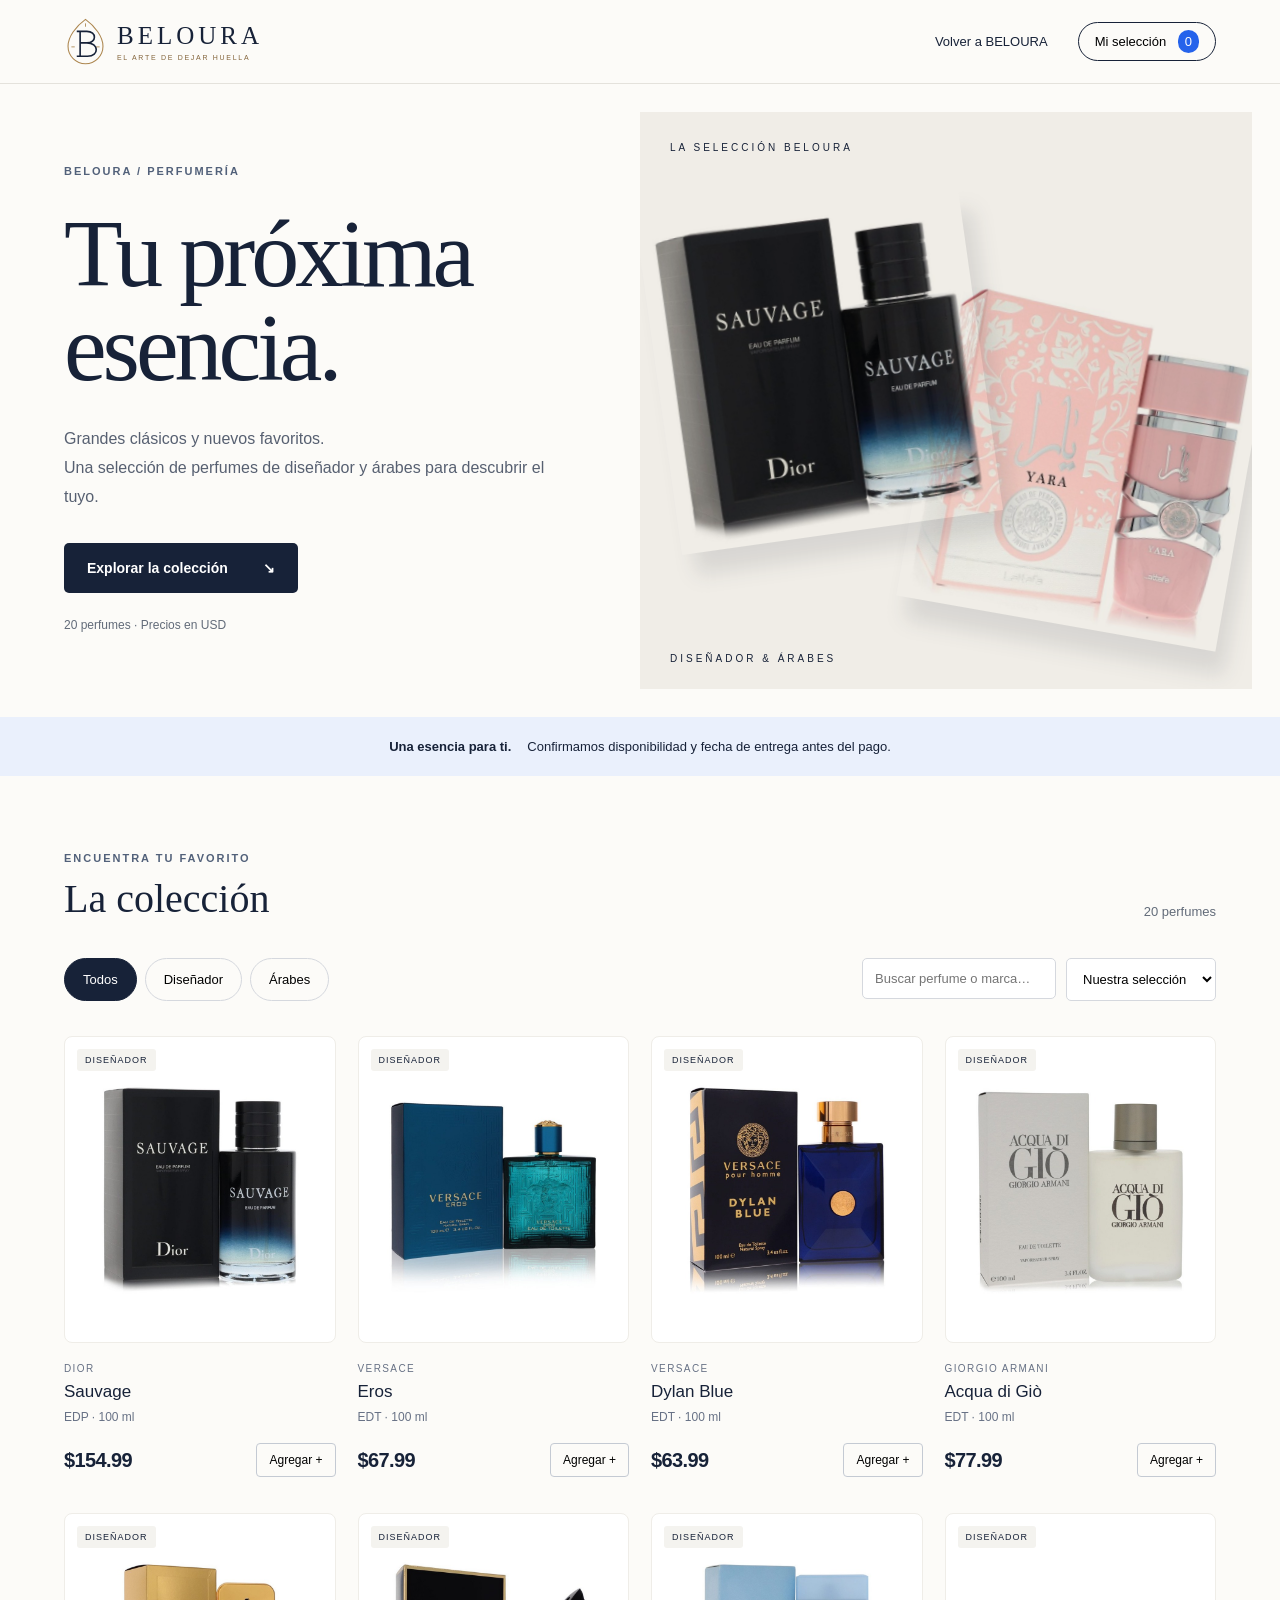
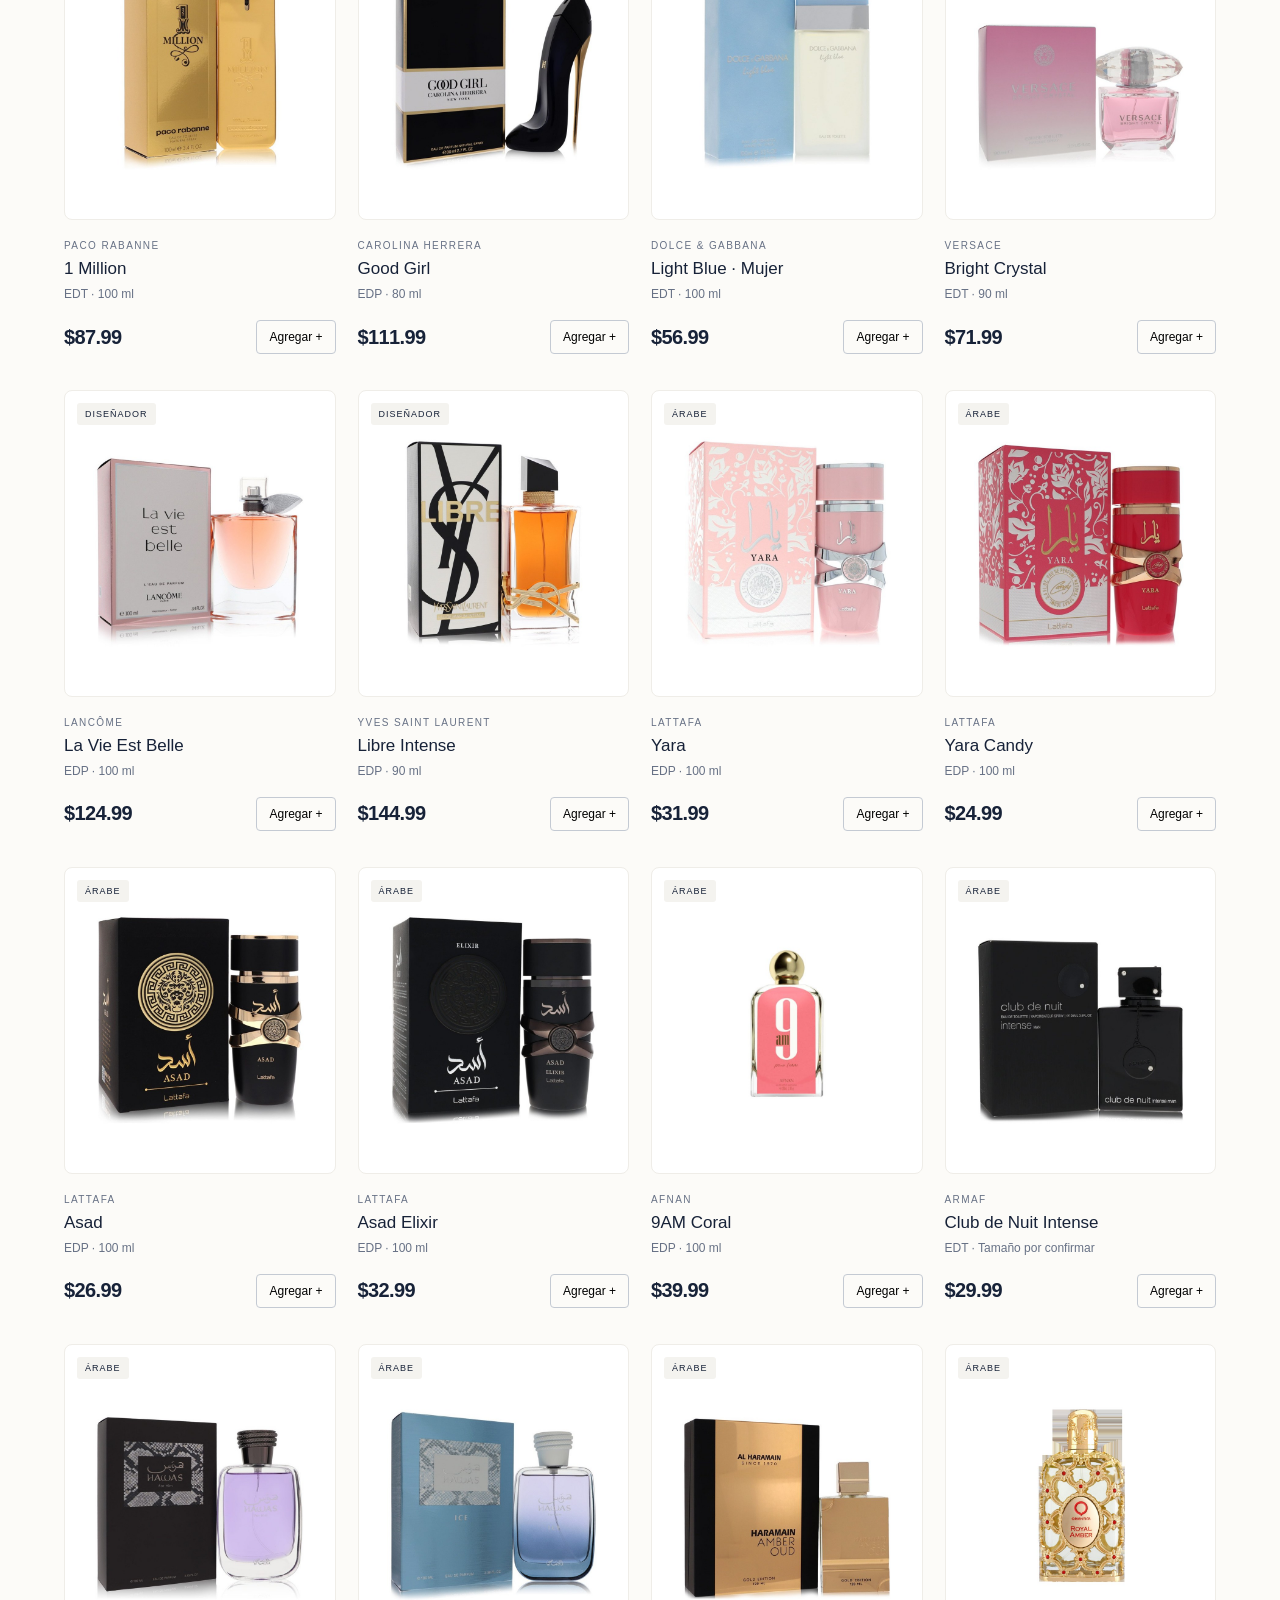
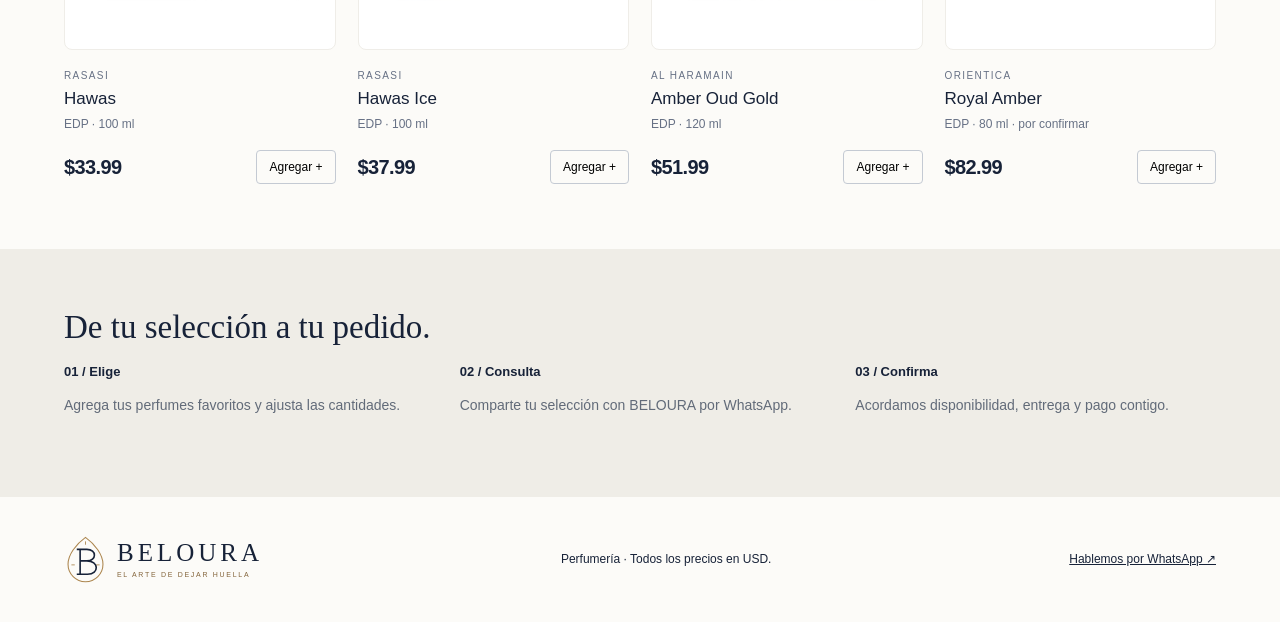
<file: perfumes/index.html>
<!doctype html>
<html lang="es">
<head>
  <meta charset="utf-8"><meta name="viewport" content="width=device-width, initial-scale=1">
  <title>Perfumes | BELOURA</title>
  <meta name="description" content="Descubre la selección de 20 perfumes de diseñador y árabes de BELOURA. Precios en USD y pedidos por WhatsApp.">
  <meta name="theme-color" content="#0f172a">
  <link rel="stylesheet" href="styles.css">
  <script type="module" src="app.js"></script>
</head>
<body>
  <a class="skip" href="#catalogo">Ir al catálogo</a>
  <header><a class="logo" href="../" aria-label="BELOURA, inicio"><img class="brand-emblem" src="images/beloura-emblem.svg" alt=""><span class="brand-lockup"><span class="brand-name">BELOURA</span><span class="brand-signature">EL ARTE DE DEJAR HUELLA</span></span></a><a class="back" href="../">Volver a BELOURA</a><button id="open-cart" class="cart-button">Mi selección <span id="cart-count">0</span></button></header>
  <main>
    <section class="hero">
      <div class="hero-copy"><p class="eyebrow">BELOURA / PERFUMERÍA</p><h1>Tu próxima <br>esencia.</h1><p class="intro">Grandes clásicos y nuevos favoritos.<br>Una selección de perfumes de diseñador y árabes para descubrir el tuyo.</p><a class="primary" href="#catalogo">Explorar la colección <span>↘</span></a><p class="small">20 perfumes · Precios en USD</p></div>
      <div class="hero-art" aria-hidden="true"><span class="art-caption">LA SELECCIÓN BELOURA</span><img class="hero-one" src="images/sauvage.jpg" alt=""><img class="hero-two" src="images/yara.jpg" alt=""><span class="art-bottom">DISEÑADOR & ÁRABES</span></div>
    </section>
    <aside class="notice"><strong>Una esencia para ti.</strong><span>Confirmamos disponibilidad y fecha de entrega antes del pago.</span></aside>
    <section id="catalogo" class="catalogue" aria-labelledby="collection-title">
      <div class="section-heading"><div><p class="eyebrow">ENCUENTRA TU FAVORITO</p><h2 id="collection-title">La colección</h2></div><p id="result-count" aria-live="polite"></p></div>
      <div class="filters"><div class="categories" role="group" aria-label="Categoría"><button data-category="all" aria-pressed="true">Todos</button><button data-category="designer" aria-pressed="false">Diseñador</button><button data-category="arabic" aria-pressed="false">Árabes</button></div><div class="search-sort"><label class="search"><span class="sr-only">Buscar por perfume o marca</span><input id="search" type="search" placeholder="Buscar perfume o marca…"></label><label><span class="sr-only">Ordenar perfumes</span><select id="sort"><option value="default">Nuestra selección</option><option value="low">Menor precio</option><option value="high">Mayor precio</option></select></label></div></div>
      <div id="products" class="grid"></div><p id="no-results" hidden>No encontramos ese perfume. Prueba con otra marca o nombre.</p>
      <noscript>Activa JavaScript para ver los productos y armar tu selección. También puedes <a href="https://wa.me/19726070561">consultarnos por WhatsApp</a>.</noscript>
    </section>
    <section class="how"><h2>De tu selección a tu pedido.</h2><ol><li><strong>01 / Elige</strong><p>Agrega tus perfumes favoritos y ajusta las cantidades.</p></li><li><strong>02 / Consulta</strong><p>Comparte tu selección con BELOURA por WhatsApp.</p></li><li><strong>03 / Confirma</strong><p>Acordamos disponibilidad, entrega y pago contigo.</p></li></ol></section>
  </main>
  <footer><a class="logo" href="../" aria-label="BELOURA, inicio"><img class="brand-emblem" src="images/beloura-emblem.svg" alt=""><span class="brand-lockup"><span class="brand-name">BELOURA</span><span class="brand-signature">EL ARTE DE DEJAR HUELLA</span></span></a><p>Perfumería · Todos los precios en USD.</p><a href="https://wa.me/19726070561" target="_blank" rel="noopener noreferrer">Hablemos por WhatsApp ↗</a></footer>
  <dialog id="cart" aria-labelledby="cart-title"><div class="cart-header"><div><p class="eyebrow">TUS FAVORITOS</p><h2 id="cart-title">Mi selección</h2></div><button id="close-cart" class="icon-button" aria-label="Cerrar selección">×</button></div><div id="cart-items"></div><div class="cart-bottom"><div class="total"><span>Total USD</span><strong id="cart-total">$0.00</strong></div><p class="small">Confirmaremos disponibilidad, presentación y fecha de entrega antes del pago.</p><a id="whatsapp" class="primary" target="_blank" rel="noopener noreferrer">Consultar pedido por WhatsApp ↗</a><button id="clear-cart" class="text-button">Vaciar selección</button></div></dialog>
  <div id="toast" role="status" aria-live="polite"></div>
</body></html>
</file>
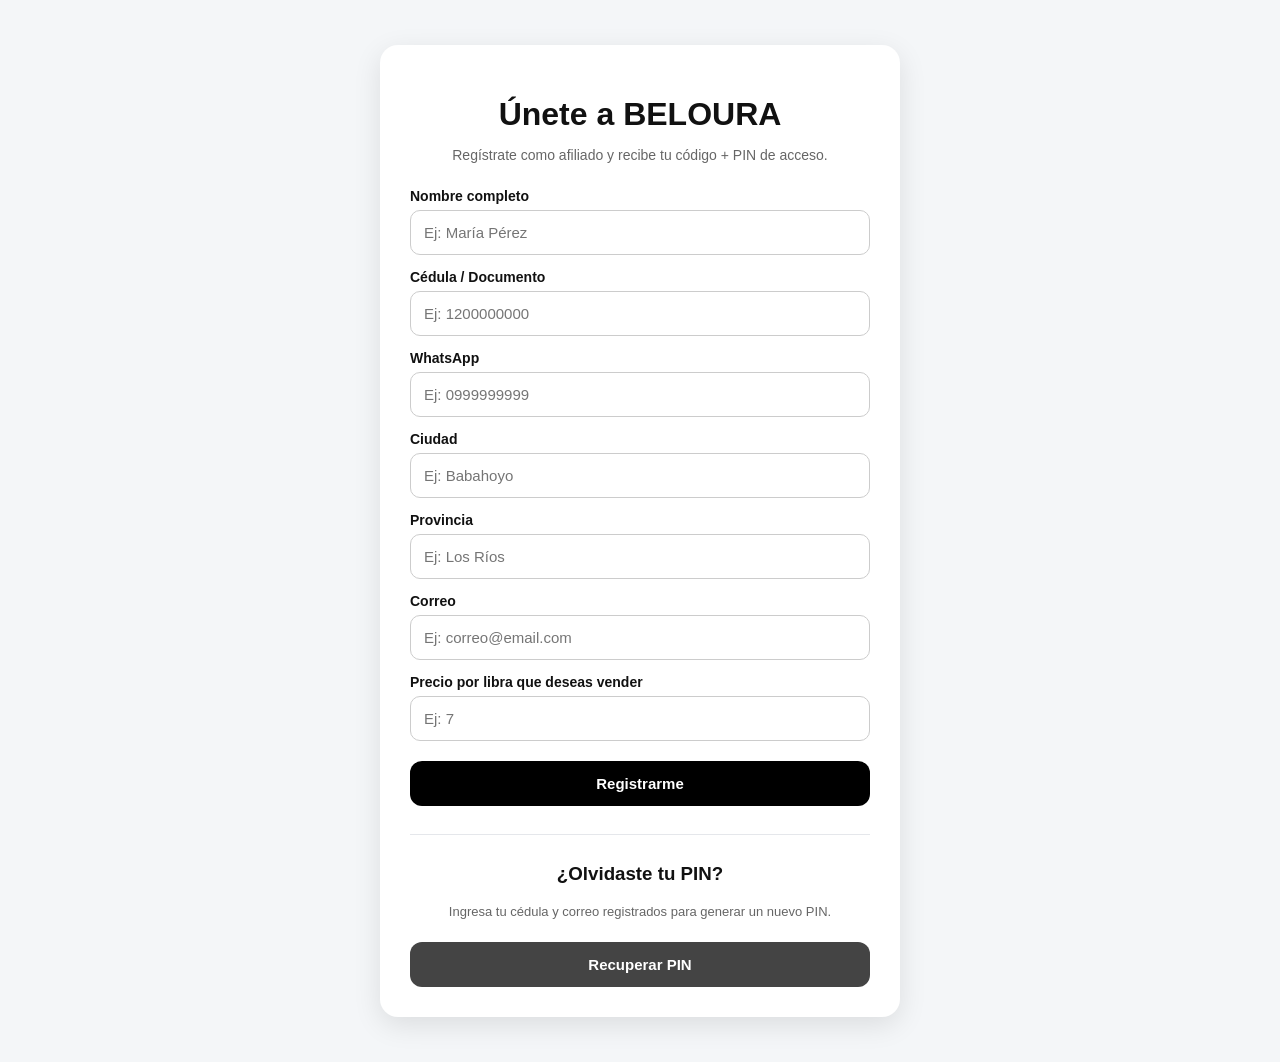
<file: afiliados.html>
<!DOCTYPE html>
<html lang="es">
<head>
  <meta charset="UTF-8">
  <title>Afiliados BELOURA</title>
  <meta name="viewport" content="width=device-width, initial-scale=1.0">

  <style>
    * {
      box-sizing: border-box;
    }

    body {
      font-family: Arial, sans-serif;
      background: #f4f6f8;
      margin: 0;
      color: #111;
    }

    .container {
      max-width: 520px;
      margin: 45px auto;
      background: white;
      padding: 30px;
      border-radius: 18px;
      box-shadow: 0 8px 28px rgba(0,0,0,0.1);
    }

    h1 {
      text-align: center;
      margin-bottom: 8px;
    }

    .subtitle {
      text-align: center;
      color: #666;
      font-size: 14px;
      margin-bottom: 25px;
    }

    label {
      display: block;
      margin-top: 14px;
      font-size: 14px;
      font-weight: bold;
    }

    input {
      width: 100%;
      padding: 13px;
      margin-top: 6px;
      border-radius: 10px;
      border: 1px solid #ccc;
      font-size: 15px;
    }

    button {
      width: 100%;
      padding: 14px;
      margin-top: 20px;
      background: black;
      color: white;
      border: none;
      border-radius: 12px;
      cursor: pointer;
      font-size: 15px;
      font-weight: bold;
    }

    .secondary {
      background: #444;
      margin-top: 10px;
    }

    .success {
      margin-top: 20px;
      background: #ecfdf5;
      color: #065f46;
      border: 1px solid #10b981;
      padding: 15px;
      border-radius: 12px;
      display: none;
      text-align: center;
      line-height: 1.5;
    }

    .error {
      margin-top: 20px;
      background: #fef2f2;
      color: #991b1b;
      border: 1px solid #ef4444;
      padding: 15px;
      border-radius: 12px;
      display: none;
      text-align: center;
      line-height: 1.5;
    }

    .divider {
      height: 1px;
      background: #e5e7eb;
      margin: 28px 0;
    }

    .small {
      font-size: 13px;
      color: #666;
      text-align: center;
      margin-top: 10px;
    }
  </style>
</head>

<body>

<div class="container">
  <h1>Únete a BELOURA</h1>
  <p class="subtitle">Regístrate como afiliado y recibe tu código + PIN de acceso.</p>

  <label>Nombre completo</label>
  <input id="nombre" placeholder="Ej: María Pérez">

  <label>Cédula / Documento</label>
  <input id="cedula" placeholder="Ej: 1200000000">

  <label>WhatsApp</label>
  <input id="telefono" placeholder="Ej: 0999999999">

  <label>Ciudad</label>
  <input id="ciudad" placeholder="Ej: Babahoyo">

  <label>Provincia</label>
  <input id="provincia" placeholder="Ej: Los Ríos">

  <label>Correo</label>
  <input id="email" type="email" placeholder="Ej: correo@email.com">

  <label>Precio por libra que deseas vender</label>
  <input id="precioVenta" type="number" step="0.01" placeholder="Ej: 7">

  <button onclick="registrar()">Registrarme</button>

  <div id="success" class="success"></div>
  <div id="error" class="error"></div>

  <div class="divider"></div>

  <h3 style="text-align:center;">¿Olvidaste tu PIN?</h3>
  <p class="small">Ingresa tu cédula y correo registrados para generar un nuevo PIN.</p>

  <button class="secondary" onclick="recuperarPin()">Recuperar PIN</button>
</div>

<script src="beloura-public-config.js"></script>
<script>
  const BELOURA_PUBLIC = window.BELOURA_PUBLIC_CONFIG || {};
  const API_URL = BELOURA_PUBLIC.apiUrl || "";

  function mostrarExito(msg) {
    const success = document.getElementById("success");
    const error = document.getElementById("error");

    success.innerHTML = msg;
    success.style.display = "block";
    error.style.display = "none";
  }

  function mostrarError(msg) {
    const success = document.getElementById("success");
    const error = document.getElementById("error");

    error.innerHTML = msg;
    error.style.display = "block";
    success.style.display = "none";
  }

  async function registrar() {
    const nombre = document.getElementById("nombre").value.trim();
    const cedula = document.getElementById("cedula").value.trim();
    const telefono = document.getElementById("telefono").value.trim();
    const ciudad = document.getElementById("ciudad").value.trim();
    const provincia = document.getElementById("provincia").value.trim();
    const email = document.getElementById("email").value.trim().toLowerCase();
    const precioVenta = document.getElementById("precioVenta").value.trim();

    if (!nombre || !cedula || !telefono || !ciudad || !provincia || !email) {
      mostrarError("Completa todos los campos obligatorios.");
      return;
    }

    try {
      const res = await fetch(API_URL, {
        method: "POST",
        body: JSON.stringify({
          action: "registrarAfiliado",
          nombre,
          cedula,
          telefono,
          ciudad,
          provincia,
          email,
          precioBase: 5,
          precioVenta: precioVenta || 7,
          observacion: "Registro desde formulario web"
        })
      });

      const json = await res.json();

      if (json.ok) {
        mostrarExito(`
          ✅ Registro exitoso<br><br>
          Tu código de afiliado:<br>
          <strong>${json.codigoAfiliado}</strong><br><br>
          Tu PIN de acceso:<br>
          <strong>${json.pin}</strong><br><br>
          Guarda esta información para entrar a tu dashboard.
        `);
      } else {
        mostrarError(json.error || "No se pudo registrar el afiliado.");
      }

    } catch (err) {
      console.error(err);
      mostrarError("Error de conexión con el sistema.");
    }
  }

  async function recuperarPin() {
    const cedula = document.getElementById("cedula").value.trim();
    const email = document.getElementById("email").value.trim().toLowerCase();

    if (!cedula || !email) {
      mostrarError("Para recuperar tu PIN debes ingresar cédula y correo.");
      return;
    }

    try {
      const res = await fetch(API_URL, {
        method: "POST",
        body: JSON.stringify({
          action: "recuperarPinAfiliado",
          cedula,
          email
        })
      });

      const json = await res.json();

      if (json.ok) {
        mostrarExito(`
          ✅ PIN recuperado correctamente<br><br>
          Código de afiliado:<br>
          <strong>${json.codigoAfiliado}</strong><br><br>
          Nuevo PIN:<br>
          <strong>${json.pin}</strong><br><br>
          Usa este PIN para ingresar a tu dashboard.
        `);
      } else {
        mostrarError(json.error || "No se pudo recuperar el PIN.");
      }

    } catch (err) {
      console.error(err);
      mostrarError("Error de conexión con el sistema.");
    }
  }
</script>

</body>
</html>
</file>
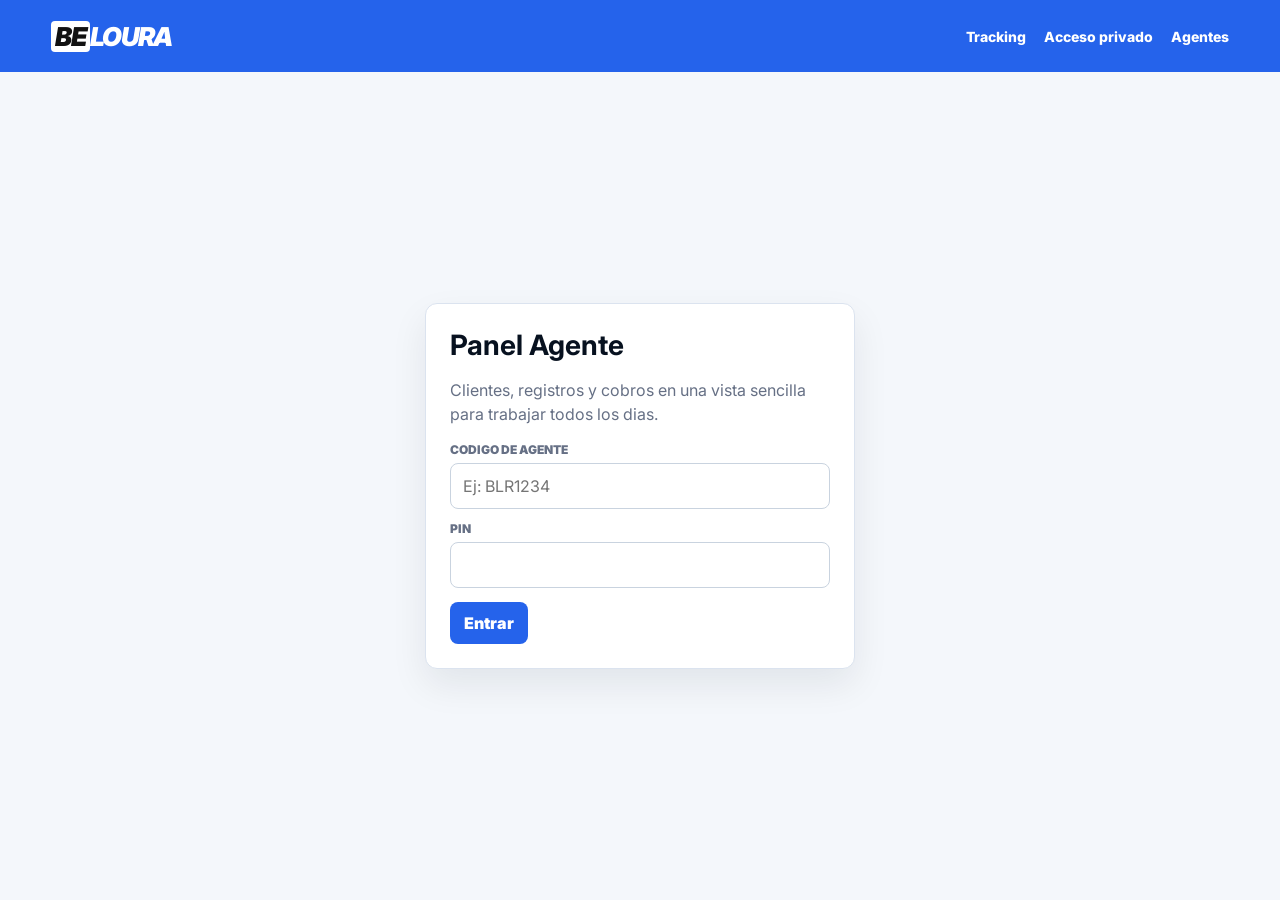
<file: agente.html>
<!DOCTYPE html>
<html lang="es">
<head>
  <meta charset="UTF-8" />
  <meta name="viewport" content="width=device-width, initial-scale=1.0" />
  <title>Panel Agente | BELOURA</title>
  <meta name="description" content="Panel simple para agentes BELOURA: clientes, registros, cobros y tracking." />
  <link rel="preconnect" href="https://fonts.googleapis.com">
  <link rel="preconnect" href="https://fonts.gstatic.com" crossorigin>
  <link href="https://fonts.googleapis.com/css2?family=Inter:wght@400;600;700;800;900&display=swap" rel="stylesheet">
  <style>
    :root{--ink:#07111f;--blue:#2563eb;--soft:#f4f7fb;--line:#dbe3ef;--muted:#667085;--green:#16a34a;--red:#dc2626;--amber:#d97706}
    *{box-sizing:border-box}body{margin:0;font-family:Inter,system-ui,-apple-system,BlinkMacSystemFont,sans-serif;background:var(--soft);color:var(--ink)}button,input,select,textarea{font:inherit}button{border:0;cursor:pointer}a{text-decoration:none;color:inherit}
    .top{background:var(--blue);color:#fff}.top-inner{width:min(1180px,92%);margin:auto;min-height:72px;display:flex;align-items:center;justify-content:space-between;gap:16px}.brand{font-size:26px;font-weight:900;letter-spacing:-.05em;font-style:italic}.brand span{background:#fff;color:#111;padding:0 4px;border-radius:4px}.top nav{display:flex;gap:18px;font-size:14px;font-weight:800}
    .login{min-height:calc(100vh - 72px);display:grid;place-items:center;padding:24px}.login-card,.panel{background:#fff;border:1px solid var(--line);border-radius:12px;box-shadow:0 16px 36px rgba(15,23,42,.08)}.login-card{width:min(430px,100%);padding:24px}.login-card h1{margin:0 0 8px;font-size:28px}.muted{color:var(--muted);line-height:1.5}.field{display:grid;gap:6px;margin-top:12px}label{font-size:12px;font-weight:900;color:var(--muted);text-transform:uppercase}input,select,textarea{width:100%;min-height:46px;border:1px solid #c9d3df;border-radius:8px;padding:0 12px;background:#fff;outline:none}textarea{padding:12px;min-height:76px;resize:vertical}input:focus,select:focus,textarea:focus{border-color:var(--blue);box-shadow:0 0 0 3px rgba(37,99,235,.12)}
    .btn{min-height:42px;border-radius:8px;padding:0 14px;background:var(--ink);color:#fff;font-weight:900}.btn.blue{background:var(--blue)}.btn.green{background:var(--green)}.btn.light{background:#eef2f7;color:#182230}.btn:disabled{opacity:.6}.alert{display:none;margin-top:14px;border-radius:8px;padding:11px 12px;background:#f8fafc;border:1px solid var(--line);color:var(--muted)}
    .app{display:none}.shell{width:min(1180px,92%);margin:24px auto 64px}.hello{display:flex;align-items:flex-end;justify-content:space-between;gap:16px;margin-bottom:18px}.hello h1{margin:0;font-size:34px;letter-spacing:-.04em}.quick{display:flex;gap:8px;flex-wrap:wrap}.cards{display:grid;grid-template-columns:repeat(4,1fr);gap:12px;margin-bottom:16px}.card{background:#fff;border:1px solid var(--line);border-radius:10px;padding:16px}.card span{display:block;color:var(--muted);font-size:12px;font-weight:900;text-transform:uppercase}.card strong{display:block;margin-top:8px;font-size:24px}
    .tabs{display:flex;gap:8px;margin:18px 0}.tabs button{min-height:40px;border-radius:8px;padding:0 14px;background:#eef2f7;color:#182230;font-weight:900}.tabs button.active{background:var(--ink);color:#fff}.view{display:none}.view.active{display:block}.panel{padding:18px;margin-bottom:14px}.panel-head{display:flex;align-items:center;justify-content:space-between;gap:12px;margin-bottom:12px}.panel h2{margin:0;font-size:20px}.grid{display:grid;grid-template-columns:repeat(2,1fr);gap:12px}.table{display:grid;gap:8px}.row{display:grid;grid-template-columns:1.2fr .8fr .7fr .7fr auto;gap:10px;align-items:center;background:#fff;border:1px solid var(--line);border-radius:10px;padding:12px}.row.client{grid-template-columns:1.2fr .8fr .6fr .7fr}.row.pay{grid-template-columns:1.2fr .8fr .7fr auto}.row strong{display:block}.row small{display:block;color:var(--muted);margin-top:4px}.tag{display:inline-flex;align-items:center;justify-content:center;min-height:26px;border-radius:999px;background:#eff6ff;color:#1d4ed8;padding:0 9px;font-size:12px;font-weight:900}.tag.warn{background:#fff7ed;color:#9a3412}.tag.ok{background:#ecfdf3;color:#067647}.empty{border:1px solid var(--line);background:#fff;border-radius:10px;padding:18px;color:var(--muted)}
    .tracking{grid-column:1/-1;border-top:1px solid var(--line);padding-top:10px;display:none}.timeline{display:grid;gap:8px}.move{background:#f8fafc;border:1px solid var(--line);border-radius:8px;padding:10px}.move strong{font-size:14px}.move span{display:block;color:var(--muted);font-size:12px;margin-top:4px}
    @media(max-width:820px){.cards,.grid,.row,.row.client,.row.pay{grid-template-columns:1fr}.hello{align-items:flex-start;flex-direction:column}.top-inner{align-items:flex-start;flex-direction:column;padding:16px 0}.top nav{flex-wrap:wrap}}
  </style>
</head>
<body>
  <header class="top">
    <div class="top-inner">
      <a class="brand" href="index.html"><span>BE</span>LOURA</a>
      <nav><a href="index.html#tracking">Tracking</a><a href="cliente.html">Acceso privado</a><a href="agente.html">Agentes</a></nav>
    </div>
  </header>

  <section class="login" id="loginScreen">
    <div class="login-card">
      <h1>Panel Agente</h1>
      <p class="muted">Clientes, registros y cobros en una vista sencilla para trabajar todos los dias.</p>
      <div class="field"><label for="agenteId">Codigo de agente</label><input id="agenteId" placeholder="Ej: BLR1234" autocomplete="username"></div>
      <div class="field"><label for="agentePin">PIN</label><input id="agentePin" type="password" autocomplete="current-password"></div>
      <div style="margin-top:14px"><button class="btn blue" id="btnLogin" onclick="loginAgente()">Entrar</button></div>
      <div class="alert" id="loginAlert"></div>
    </div>
  </section>

  <main class="app" id="app">
    <div class="shell">
      <div class="hello">
        <div><h1 id="helloTitle">Hola</h1><div class="muted">Tu operacion del dia, sin vueltas.</div></div>
        <div class="quick">
          <button class="btn blue" onclick="showView('clientes')">Crear cliente</button>
          <button class="btn green" onclick="showView('registros')">Nuevo registro</button>
          <button class="btn light" onclick="showView('cobros')">Cobros</button>
          <button class="btn light" onclick="logout()">Salir</button>
        </div>
      </div>

      <section class="cards" id="cards"></section>

      <div class="tabs">
        <button class="active" data-view="inicio" onclick="showView('inicio')">Inicio</button>
        <button data-view="clientes" onclick="showView('clientes')">Clientes</button>
        <button data-view="registros" onclick="showView('registros')">Registros</button>
        <button data-view="cobros" onclick="showView('cobros')">Cobros</button>
      </div>

      <section class="view active" id="view-inicio">
        <div class="panel">
          <div class="panel-head"><h2>Envios Beloura</h2><button class="btn light" onclick="refresh()">Actualizar</button></div>
          <div class="table" id="recentTable"></div>
        </div>
      </section>

      <section class="view" id="view-clientes">
        <div class="panel">
          <div class="panel-head"><h2>Crear cliente</h2></div>
          <form id="formCliente" class="grid">
            <div class="field"><label>Nombre</label><input name="NombreCompleto" required></div>
            <div class="field"><label>Telefono</label><input name="Telefono" required></div>
            <div class="field"><label>Cedula</label><input name="Cedula"></div>
            <div class="field"><label>Ciudad</label><input name="CiudadDestino"></div>
            <div class="field"><label>Correo</label><input name="Email" type="email"></div>
            <div class="field"><label>Direccion</label><input name="Direccion"></div>
            <div style="grid-column:1/-1"><button class="btn blue" type="submit">Guardar cliente</button></div>
          </form>
          <div class="alert" id="clienteAlert"></div>
        </div>
        <div class="panel"><div class="panel-head"><h2>Mis clientes</h2></div><div class="table" id="clientesTable"></div></div>
      </section>

      <section class="view" id="view-registros">
        <div class="panel">
          <div class="panel-head"><h2>Nuevo registro</h2></div>
          <p class="muted">Este registro es interno del agente. No crea guias ni envios oficiales en Beloura.</p>
          <form id="formRegistro" class="grid">
            <div class="field"><label>Cliente</label><select name="AgenteClienteID" id="clienteSelect" required></select></div>
            <div class="field"><label>Libras</label><input name="PesoLb" type="number" min="0" step="0.01" required></div>
            <div class="field"><label>Valor a cobrar</label><input name="TotalCliente" type="number" min="0" step="0.01"></div>
            <div class="field"><label>Cobrado ahora</label><input name="MontoCobradoCliente" type="number" min="0" step="0.01"></div>
            <div class="field" style="grid-column:1/-1"><label>Descripcion</label><textarea name="Descripcion" placeholder="Ej: ropa, zapatos, compra Amazon..."></textarea></div>
            <div style="grid-column:1/-1"><button class="btn green" type="submit">Guardar registro</button></div>
          </form>
          <div class="alert" id="registroAlert"></div>
        </div>
        <div class="panel"><div class="panel-head"><h2>Registros</h2></div><div class="table" id="registrosTable"></div></div>
      </section>

      <section class="view" id="view-cobros">
        <div class="panel"><div class="panel-head"><h2>Cobros pendientes</h2></div><div class="table" id="cobrosTable"></div></div>
      </section>
    </div>
  </main>

  <script src="beloura-public-config.js"></script>
  <script>
    const API_URL = (window.BELOURA_PUBLIC_CONFIG || {}).apiUrl || "";
    let session = null;
    let state = { clientes: [], cuentas: [], enviosBeloura: [], resumen: {}, agente: {} };

    document.getElementById("formCliente").addEventListener("submit", e => { e.preventDefault(); createCliente(new FormData(e.target)); });
    document.getElementById("formRegistro").addEventListener("submit", e => { e.preventDefault(); createRegistro(new FormData(e.target)); });

    function auth() { return { AFILIADO_ID: session.agenteId, pin: session.pin }; }
    function money(v) { return "$" + Number(v || 0).toFixed(2); }
    function esc(v) { return String(v || "").replace(/[&<>"']/g, c => ({ "&":"&amp;","<":"&lt;",">":"&gt;",'"':"&quot;","'":"&#39;" }[c])); }
    function alertBox(id, msg, ok) { const el = document.getElementById(id); el.style.display = "block"; el.style.borderColor = ok ? "#bbf7d0" : "#fecaca"; el.style.background = ok ? "#f0fdf4" : "#fff1f2"; el.style.color = ok ? "#166534" : "#991b1b"; el.innerHTML = msg; }
    async function post(payload) { const res = await fetch(API_URL, { method:"POST", body:JSON.stringify(payload) }); return res.json(); }

    async function loginAgente() {
      const agenteId = document.getElementById("agenteId").value.trim().toUpperCase();
      const pin = document.getElementById("agentePin").value.trim();
      if (!agenteId || !pin) { alertBox("loginAlert", "Ingresa codigo y PIN.", false); return; }
      document.getElementById("btnLogin").disabled = true;
      try {
        const data = await post({ action:"agenteLogin", AFILIADO_ID:agenteId, pin });
        if (!data.ok) throw new Error(data.error || "Acceso no autorizado");
        session = { agenteId, pin };
        sessionStorage.setItem("belouraAgente", JSON.stringify(session));
        document.getElementById("loginScreen").style.display = "none";
        document.getElementById("app").style.display = "block";
        render(data);
      } catch (error) {
        alertBox("loginAlert", error.message || "Error de acceso.", false);
      } finally {
        document.getElementById("btnLogin").disabled = false;
      }
    }

    async function refresh() {
      if (!session) return;
      const data = await post({ action:"agenteDashboard", ...auth() });
      if (data.ok) render(data);
    }

    function render(data) {
      state = data;
      document.getElementById("helloTitle").textContent = "Hola, " + (data.agente?.nombre || "agente");
      renderCards(data.resumen || {});
      renderClientes(data.clientes || []);
      renderBeloura(data.enviosBeloura || []);
      renderRegistros(data.cuentas || []);
      renderCobros(data.cuentas || []);
      fillClientes(data.clientes || []);
    }

    function renderCards(r) {
      document.getElementById("cards").innerHTML = [
        ["Clientes", r.clientes || 0],
        ["Registros", r.registros || 0],
        ["Cobros pendientes", money(r.cobrosPendientes)],
        ["Debe a Beloura", money(r.deudaBeloura)]
      ].map(([k,v]) => `<div class="card"><span>${k}</span><strong>${v}</strong></div>`).join("");
    }

    function showView(view) {
      document.querySelectorAll(".view").forEach(v => v.classList.remove("active"));
      document.getElementById("view-" + view).classList.add("active");
      document.querySelectorAll(".tabs button").forEach(b => b.classList.toggle("active", b.dataset.view === view));
    }

    function fillClientes(clientes) {
      const html = clientes.length
        ? clientes.map(c => `<option value="${esc(c.agenteClienteId)}">${esc(c.nombre)} - ${esc(c.telefono)}</option>`).join("")
        : '<option value="">Crea un cliente primero</option>';
      document.getElementById("clienteSelect").innerHTML = html;
    }

    function renderClientes(clientes) {
      document.getElementById("clientesTable").innerHTML = clientes.length ? clientes.map(c => `
        <div class="row client"><div><strong>${esc(c.nombre)}</strong><small>${esc(c.agenteClienteId)} · ${esc(c.telefono)}</small></div><div>${esc(c.ciudad || "-")}</div><div>${c.registros || 0} registros</div><div>${money(c.pendiente)}</div></div>
      `).join("") : '<div class="empty">Aun no tienes clientes registrados.</div>';
    }

    function registroRow(e) {
      const tagClass = Number(e.pendiente || 0) <= 0 ? "ok" : "warn";
      return `<div class="row">
        <div><strong>${esc(e.cliente || "Cliente")}</strong><small>${esc(e.CuentaID)} · ${esc(e.descripcion || "Sin descripcion")}</small></div>
        <div>${Number(e.libras || 0).toFixed(2)} lb</div>
        <div><span class="tag">${esc(e.estadoCobro || "Pendiente")}</span></div>
        <div><span class="tag ${tagClass}">${money(e.pendiente)} pend.</span></div>
        <div><span class="muted">Interno</span></div>
      </div>`;
    }

    function renderRegistros(envios) {
      const html = envios.length ? envios.map(registroRow).join("") : '<div class="empty">Aun no tienes registros.</div>';
      document.getElementById("registrosTable").innerHTML = html;
    }

    function envioBelouraRow(e) {
      return `<div class="row">
        <div><strong>${esc(e.CodigoEnvio || "")}</strong><small>${esc(e.cliente || "Beloura")} - ${esc(e.descripcion || "Sin descripcion")}</small></div>
        <div>${Number(e.libras || 0).toFixed(2)} lb</div>
        <div><span class="tag">${esc(e.estado || "Sin estado")}</span></div>
        <div><span class="tag warn">${money(e.debeBeloura)} debe</span></div>
        <div><button class="btn light" onclick="toggleTracking('${esc(e.CodigoEnvio)}')">Tracking</button></div>
        <div class="tracking" id="trk-${esc(e.CodigoEnvio)}"></div>
      </div>`;
    }

    function renderBeloura(envios) {
      document.getElementById("recentTable").innerHTML = envios.length ? envios.map(envioBelouraRow).join("") : '<div class="empty">Aun no hay envios oficiales de Beloura asociados a tu agente.</div>';
    }

    function renderCobros(envios) {
      const pendientes = envios.filter(e => Number(e.pendiente || 0) > 0);
      document.getElementById("cobrosTable").innerHTML = pendientes.length ? pendientes.map(e => `
        <div class="row pay">
          <div><strong>${esc(e.cliente)}</strong><small>${esc(e.CuentaID)} · ${esc(e.telefono || "")}</small></div>
          <div>${money(e.totalCliente)} total</div>
          <div>${money(e.pendiente)} pendiente</div>
          <div><button class="btn green" onclick="registrarCobro('${esc(e.CuentaID)}', ${Number(e.pendiente || 0)})">Marcar cobro</button></div>
        </div>
      `).join("") : '<div class="empty">No tienes cobros pendientes.</div>';
    }

    async function createCliente(fd) {
      const payload = Object.fromEntries(fd.entries());
      const data = await post({ action:"agenteCreateCliente", ...auth(), ...payload });
      alertBox("clienteAlert", data.ok ? "Cliente creado correctamente." : data.error || "No se pudo crear.", data.ok);
      if (data.ok) { document.getElementById("formCliente").reset(); await refresh(); }
    }

    async function createRegistro(fd) {
      const payload = Object.fromEntries(fd.entries());
      const data = await post({ action:"agenteCreatePaquete", ...auth(), ...payload });
      alertBox("registroAlert", data.ok ? `Registro creado: ${esc(data.cuenta?.CuentaID || "")}` : data.error || "No se pudo crear.", data.ok);
      if (data.ok) { document.getElementById("formRegistro").reset(); await refresh(); }
    }

    async function registrarCobro(codigoEnvio, sugerido) {
      const value = prompt("Monto cobrado", Number(sugerido || 0).toFixed(2));
      if (!value) return;
      const data = await post({ action:"agenteRegistrarCobro", ...auth(), CuentaID:codigoEnvio, Monto:value });
      if (!data.ok) alert(data.error || "No se pudo registrar el cobro");
      await refresh();
    }

    async function toggleTracking(codigo) {
      const box = document.getElementById("trk-" + codigo);
      if (!box) return;
      if (box.style.display === "block") { box.style.display = "none"; return; }
      box.style.display = "block";
      box.innerHTML = '<div class="empty">Cargando tracking...</div>';
      const data = await post({ action:"trackByCodigoEnvio", codigoEnvio:codigo });
      const items = data.historial || [];
      box.innerHTML = items.length ? `<div class="timeline">${items.map(i => `<div class="move"><strong>${esc(i.Estado)}</strong><span>${esc(i.FechaHora || "")}${i.Ubicacion ? " · " + esc(i.Ubicacion) : ""}</span>${i.Comentario ? `<small>${esc(i.Comentario)}</small>` : ""}</div>`).join("")}</div>` : '<div class="empty">Sin movimientos registrados.</div>';
    }

    function logout() { sessionStorage.removeItem("belouraAgente"); location.reload(); }

    try {
      const saved = JSON.parse(sessionStorage.getItem("belouraAgente") || "null");
      if (saved?.agenteId && saved?.pin) {
        document.getElementById("agenteId").value = saved.agenteId;
        document.getElementById("agentePin").value = saved.pin;
        if (new URLSearchParams(window.location.search).get("auto") === "1") loginAgente();
      }
    } catch (error) {}
  </script>
</body>
</html>
</file>
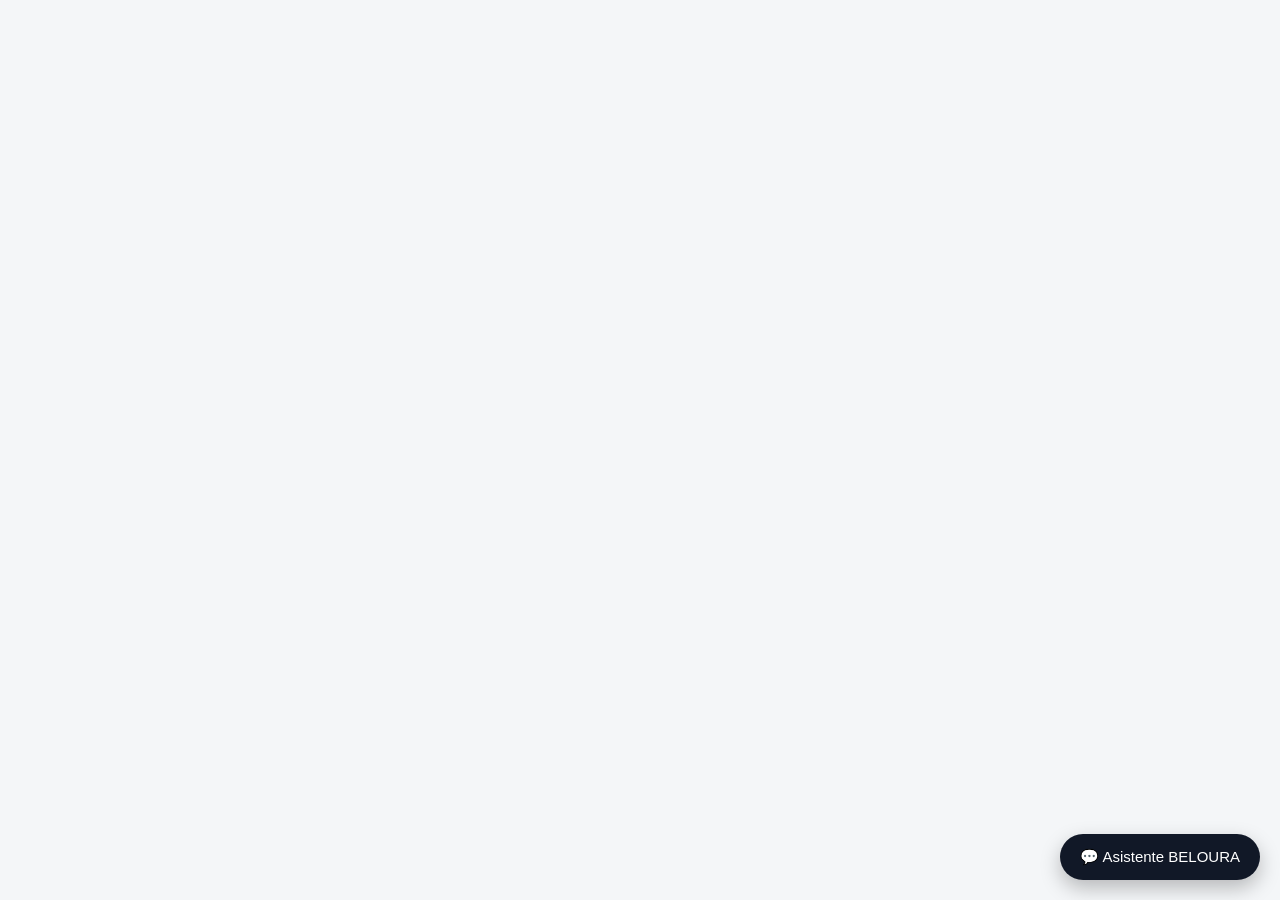
<file: assistant.html>
<!DOCTYPE html>
<html lang="es">
<head>
  <meta charset="UTF-8" />
  <meta name="viewport" content="width=device-width, initial-scale=1.0" />

  <title>Asistente BELOURA</title>

  <style>
    body {
      margin: 0;
      font-family: Arial, sans-serif;
      background: #f4f6f8;
    }

    .chat-button {
      position: fixed;
      right: 20px;
      bottom: 20px;
      background: #111827;
      color: white;
      border: none;
      border-radius: 50px;
      padding: 14px 20px;
      font-size: 15px;
      cursor: pointer;
      box-shadow: 0 8px 20px rgba(0,0,0,0.25);
      z-index: 9999;
    }

    .chat-box {
      position: fixed;
      right: 20px;
      bottom: 85px;
      width: 350px;
      max-width: 92%;
      height: 560px;
      background: white;
      border-radius: 18px;
      box-shadow: 0 10px 35px rgba(0,0,0,0.25);
      overflow: hidden;
      display: none;
      flex-direction: column;
      z-index: 9999;
    }

    .chat-header {
      background: #111827;
      color: white;
      padding: 16px;
    }

    .chat-header h3 {
      margin: 0;
      font-size: 18px;
    }

    .chat-header p {
      margin: 5px 0 0;
      font-size: 13px;
      opacity: 0.85;
    }

    .chat-body {
      flex: 1;
      padding: 15px;
      overflow-y: auto;
      background: #f9fafb;
    }

    .message {
      margin-bottom: 12px;
      padding: 11px 13px;
      border-radius: 14px;
      font-size: 14px;
      line-height: 1.45;
    }

    .bot {
      background: white;
      color: #111827;
      border: 1px solid #e5e7eb;
    }

    .user {
      background: #111827;
      color: white;
      margin-left: auto;
      max-width: 80%;
    }

    .quick-options {
      padding: 12px;
      background: white;
      border-top: 1px solid #e5e7eb;
      display: grid;
      gap: 8px;
    }

    .quick-options button {
      border: 1px solid #d1d5db;
      background: #ffffff;
      border-radius: 12px;
      padding: 10px;
      cursor: pointer;
      font-size: 14px;
      text-align: left;
    }

    .quick-options button:hover {
      background: #f3f4f6;
    }

    .input-area {
      display: flex;
      border-top: 1px solid #e5e7eb;
      background: white;
    }

    .input-area input {
      flex: 1;
      border: none;
      padding: 14px;
      font-size: 14px;
      outline: none;
    }

    .input-area button {
      border: none;
      background: #111827;
      color: white;
      padding: 0 18px;
      cursor: pointer;
    }

    .cta {
      display: inline-block;
      margin-top: 8px;
      background: #111827;
      color: white;
      text-decoration: none;
      padding: 9px 12px;
      border-radius: 10px;
      font-size: 13px;
    }
  </style>
</head>

<body>

<button class="chat-button" onclick="toggleChat()">💬 Asistente BELOURA</button>

<div class="chat-box" id="chatBox">

  <div class="chat-header">
    <h3>Asistente BELOURA</h3>
    <p>Envíos, compras, afiliados, IPTV y tracking</p>
  </div>

  <div class="chat-body" id="chatBody">
    <div class="message bot">
      👋 Bienvenido a <strong>BELOURA</strong>.<br><br>
      Soy tu asistente virtual. Te ayudo a rastrear paquetes, conocer nuestros servicios, afiliarte o comprar IPTV.
    </div>
  </div>

  <div class="quick-options">
    <button onclick="optionSelected('tracking')">📦 Rastrear paquete</button>
    <button onclick="optionSelected('afiliado')">💼 Quiero ser afiliado</button>
    <button onclick="optionSelected('compras')">🛒 Comprar en USA</button>
    <button onclick="optionSelected('iptv')">📺 Comprar IPTV</button>
    <button onclick="optionSelected('ganar')">💰 Cómo ganar dinero</button>
    <button onclick="optionSelected('whatsapp')">📲 Hablar con asesor</button>
  </div>

  <div class="input-area">
    <input type="text" id="userInput" placeholder="Escribe aquí..." onkeypress="handleKey(event)">
    <button onclick="sendMessage()">Enviar</button>
  </div>

</div>

<script>
  const WHATSAPP_NUMBER = "19726070561";

  const TRACKING_URL = "https://trk.belourastore.com";
  const PANEL_AFILIADO_URL = "https://trk.belourastore.com/partner.html";
  const REGISTRO_AFILIADO_URL = "https://trk.belourastore.com/afiliados.html";
  const IPTV_URL = "https://trk.belourastore.com/partner.html";

  function toggleChat() {
    const chat = document.getElementById("chatBox");
    chat.style.display = chat.style.display === "flex" ? "none" : "flex";
  }

  function addMessage(text, sender = "bot") {
    const chatBody = document.getElementById("chatBody");
    const msg = document.createElement("div");
    msg.className = `message ${sender}`;
    msg.innerHTML = text;
    chatBody.appendChild(msg);
    chatBody.scrollTop = chatBody.scrollHeight;
  }

  function optionSelected(option) {
    const labels = {
      tracking: "📦 Rastrear paquete",
      afiliado: "💼 Quiero ser afiliado",
      compras: "🛒 Comprar en USA",
      iptv: "📺 Comprar IPTV",
      ganar: "💰 Cómo ganar dinero",
      whatsapp: "📲 Hablar con asesor"
    };

    addMessage(labels[option], "user");

    if (option === "tracking") {
      addMessage(`
        📦 Para rastrear tu paquete, puedes ingresar tu código en nuestra página de tracking.<br><br>
        Ejemplo de código: <strong>NY1001</strong><br>
        <a class="cta" href="${TRACKING_URL}" target="_blank">Ir al tracking</a>
      `);
    }

    if (option === "afiliado") {
      addMessage(`
        💼 Como afiliado BELOURA puedes generar ingresos revendiendo nuestros servicios:<br><br>
        ✅ Envíos USA → Ecuador<br>
        ✅ Compras en tiendas de USA<br>
        ✅ IPTV / Flujotv<br>
        ✅ Productos del ecosistema BELOURA<br><br>
        El proceso es simple:<br>
        1. Te registras<br>
        2. Recibes acceso o instrucciones<br>
        3. Promocionas los servicios<br>
        4. Cobras a tu cliente<br>
        5. Pagas a BELOURA el valor base<br><br>
        <a class="cta" href="${REGISTRO_AFILIADO_URL}" target="_blank">Registrarme como afiliado</a>
      `);
    }

    if (option === "compras") {
      addMessage(`
        🛒 Con BELOURA puedes comprar en tiendas de USA como Burlington, Ross, Marshalls, Costco, Walmart, Amazon y más.<br><br>
        Funcionamiento:<br>
        1. Nos envías el producto o tienda<br>
        2. Cotizamos la compra<br>
        3. Pagas factura + servicio<br>
        4. Enviamos a Ecuador<br><br>
        Comisión referencial: <strong>$2 por producto comprado</strong> + envío por libra.<br><br>
        <a class="cta" href="https://wa.me/${WHATSAPP_NUMBER}?text=Hola%20BELOURA%2C%20quiero%20hacer%20una%20compra%20en%20USA" target="_blank">Solicitar compra</a>
      `);
    }

    if (option === "iptv") {
      addMessage(`
        📺 BELOURA también ofrece servicio IPTV / Flujotv.<br><br>
        Puedes:<br>
        ✅ Comprar una cuenta para uso personal<br>
        ✅ Revender cuentas como afiliado<br>
        ✅ Generar ingresos mensuales<br><br>
        <a class="cta" href="https://wa.me/${WHATSAPP_NUMBER}?text=Hola%20BELOURA%2C%20quiero%20información%20sobre%20IPTV" target="_blank">Consultar IPTV</a>
      `);
    }

    if (option === "ganar") {
      addMessage(`
        💰 Con BELOURA puedes generar ingresos de varias formas:<br><br>
        📦 Vendiendo envíos a Ecuador<br>
        🛒 Refiriendo compras en USA<br>
        📺 Vendiendo IPTV<br>
        👥 Recomendando nuevos clientes o afiliados<br><br>
        La idea es que puedas ofrecer servicios reales, cobrar a tu cliente y quedarte con tu margen de ganancia.<br><br>
        <a class="cta" href="${REGISTRO_AFILIADO_URL}" target="_blank">Quiero generar ingresos</a>
      `);
    }

    if (option === "whatsapp") {
      addMessage(`
        📲 Puedes hablar directamente con un asesor BELOURA por WhatsApp.<br><br>
        <a class="cta" href="https://wa.me/${WHATSAPP_NUMBER}?text=Hola%20BELOURA%2C%20necesito%20información" target="_blank">Abrir WhatsApp</a>
      `);
    }
  }

  function sendMessage() {
    const input = document.getElementById("userInput");
    const text = input.value.trim();

    if (!text) return;

    addMessage(text, "user");
    input.value = "";

    const lower = text.toLowerCase();

    if (lower.includes("afiliado") || lower.includes("afiliar")) {
      optionSelected("afiliado");
    } else if (lower.includes("iptv") || lower.includes("flujo") || lower.includes("flujotv")) {
      optionSelected("iptv");
    } else if (lower.includes("tracking") || lower.includes("rastrear") || lower.includes("paquete") || lower.startsWith("ny")) {
      optionSelected("tracking");
    } else if (lower.includes("comprar") || lower.includes("usa") || lower.includes("tienda")) {
      optionSelected("compras");
    } else if (lower.includes("ganar") || lower.includes("dinero") || lower.includes("vender")) {
      optionSelected("ganar");
    } else {
      addMessage(`
        Gracias por escribirnos. Puedo ayudarte con:<br><br>
        📦 Tracking<br>
        💼 Afiliados<br>
        🛒 Compras en USA<br>
        📺 IPTV<br>
        💰 Generación de ingresos<br><br>
        Elige una opción de los botones o escribe lo que necesitas.
      `);
    }
  }

  function handleKey(event) {
    if (event.key === "Enter") {
      sendMessage();
    }
  }
</script>

</body>
</html>
</file>
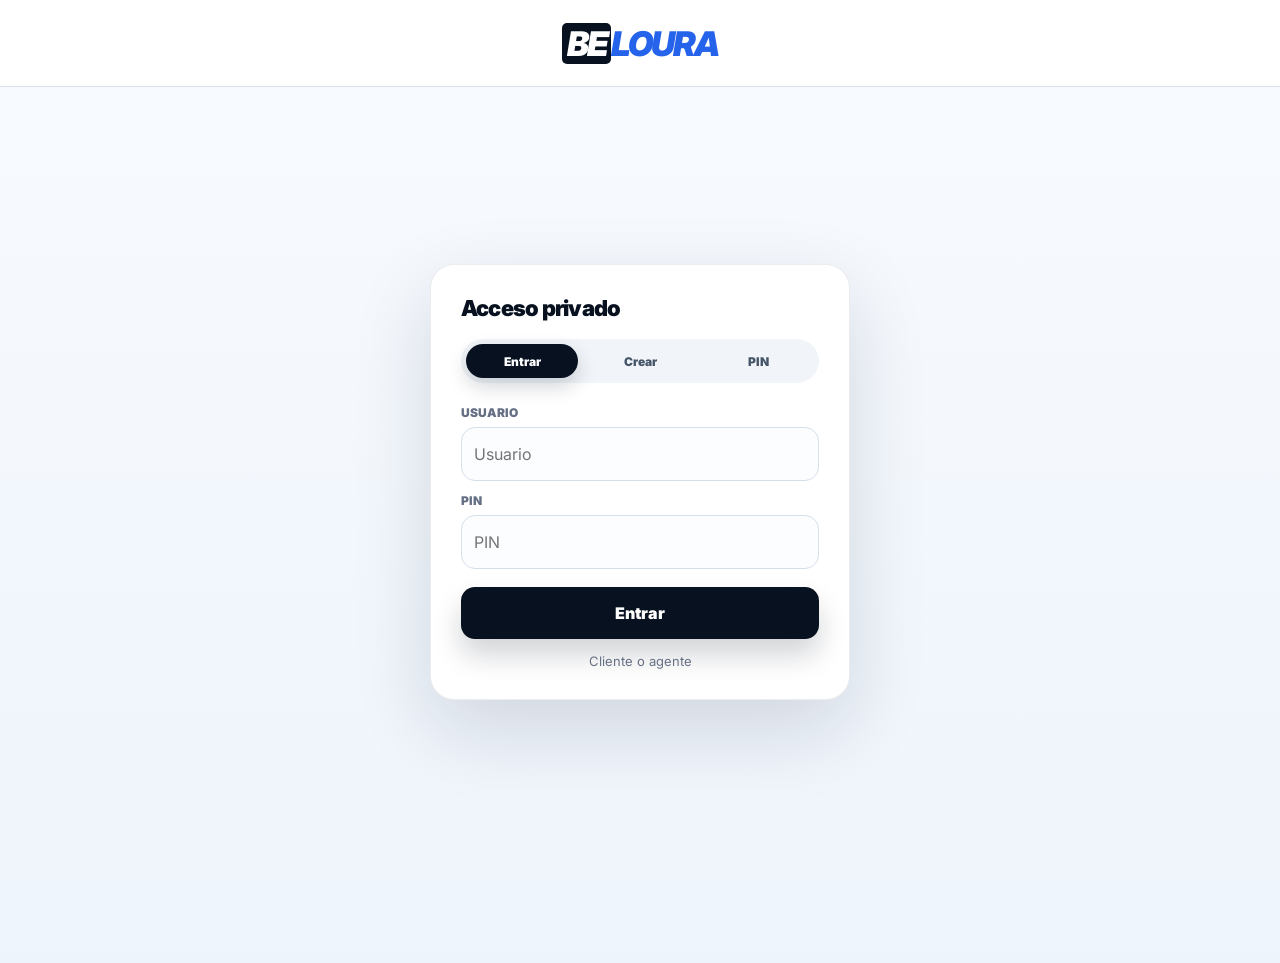
<file: cliente.html>
<!DOCTYPE html>
<html lang="es">
<head>
  <meta charset="UTF-8" />
  <meta name="viewport" content="width=device-width, initial-scale=1.0" />
  <title>Acceso privado | BELOURA</title>
  <meta name="description" content="Accede a tu espacio privado BELOURA con usuario y PIN." />
  <link rel="preconnect" href="https://fonts.googleapis.com">
  <link rel="preconnect" href="https://fonts.gstatic.com" crossorigin>
  <link href="https://fonts.googleapis.com/css2?family=Inter:wght@400;600;700;800;900&display=swap" rel="stylesheet">
  <style>
    :root{--ink:#07111f;--blue:#2563eb;--soft:#f4f7fb;--line:#dbe3ef;--muted:#667085;--green:#16a34a;--red:#dc2626}
    *{box-sizing:border-box}body{margin:0;font-family:Inter,system-ui,-apple-system,BlinkMacSystemFont,sans-serif;background:linear-gradient(180deg,#f8fbff 0%,#eef4fb 100%);color:var(--ink)}a{color:inherit;text-decoration:none}
    .top{background:#fff;border-bottom:1px solid var(--line)}.top-inner{width:min(1120px,92%);margin:auto;min-height:86px;display:flex;align-items:center;justify-content:center}.brand{font-size:34px;font-weight:900;letter-spacing:-.06em;font-style:italic;color:#2563eb}.brand span{background:#07111f;color:#fff;padding:0 5px;border-radius:5px}.top nav{display:none}
    .hero{display:none}.hero-inner{width:min(1120px,92%);margin:auto}.lead,.locker-note{display:none}h1{margin:0}
    .main{width:min(1120px,92%);margin:0 auto 64px;min-height:calc(100vh - 88px);display:grid;align-content:center;gap:22px}.panel{width:min(460px,100%);margin:0 auto;background:#fff;border:1px solid var(--line);border-radius:18px;padding:26px;box-shadow:0 24px 60px rgba(15,23,42,.12)}body.has-results .main{align-content:start;padding-top:30px}body.has-results .panel{margin:0 auto 18px}.tabs{display:flex;gap:8px;margin-bottom:20px}.tabs button{min-height:38px;border-radius:999px;padding:0 13px;background:#eef2f7;color:#182230;font-size:13px}.tabs button.active{background:var(--ink);color:#fff}
    .grid{display:grid;grid-template-columns:1fr 1fr;gap:12px}.field{display:grid;gap:6px}label{font-size:12px;font-weight:900;text-transform:uppercase;color:var(--muted)}input{font:inherit;min-height:48px;border-radius:8px;border:1px solid #c9d3df;padding:0 12px;outline:none}input:focus{border-color:var(--blue);box-shadow:0 0 0 3px rgba(37,99,235,.12)}button{font:inherit;min-height:48px;border:0;border-radius:8px;background:var(--ink);color:#fff;font-weight:900;padding:0 18px;cursor:pointer}button:disabled{opacity:.62;cursor:not-allowed}.actions-row{display:flex;gap:10px;flex-wrap:wrap;margin-top:14px}.hint{margin-top:10px;color:var(--muted);font-size:13px}.status{display:none;margin-top:16px;border:1px solid var(--line);border-radius:8px;padding:12px 14px;background:#f8fafc;color:var(--muted)}
    .summary{display:grid;grid-template-columns:repeat(4,1fr);gap:12px;margin:18px 0}.metric{background:#fff;border:1px solid var(--line);border-radius:10px;padding:16px}.metric span{display:block;color:var(--muted);font-size:12px;font-weight:800;text-transform:uppercase}.metric strong{display:block;margin-top:8px;font-size:24px}.client-card{margin-top:18px;background:#fff;border:1px solid var(--line);border-radius:10px;padding:16px;display:flex;justify-content:space-between;gap:14px;flex-wrap:wrap}.client-card strong{font-size:18px}.client-card span{display:block;margin-top:5px;color:var(--muted);font-size:13px}
    .account-overview{display:grid;grid-template-columns:repeat(4,1fr);gap:14px;margin:18px 0}.overview-card{background:#fff;border:1px solid var(--line);border-radius:16px;padding:18px;box-shadow:0 14px 34px rgba(15,23,42,.07)}.overview-card span{display:block;color:var(--muted);font-size:12px;font-weight:900;text-transform:uppercase}.overview-card strong{display:block;margin-top:8px;font-size:30px;letter-spacing:-.04em}.overview-card small{display:block;margin-top:8px;color:#667085;font-size:13px}.overview-card.blue{border-left:4px solid #2563eb}.overview-card.green{border-left:4px solid #16a34a}.overview-card.dark{border-left:4px solid #07111f}.overview-card.balance{border-left:4px solid #d97706;background:#fffbeb}.overview-card.balance strong{font-size:28px;color:#92400e}.payment-pill{display:inline-flex;align-items:center;min-height:26px;border-radius:999px;padding:0 9px;background:#fff7ed;color:#9a3412;border:1px solid #fed7aa;font-size:12px;font-weight:900}.payment-pill.paid{background:#ecfdf3;color:#027a48;border-color:#bbf7d0}.account-section{background:#fff;border:1px solid var(--line);border-radius:16px;padding:18px;margin-top:16px;box-shadow:0 12px 28px rgba(15,23,42,.06)}.account-section-head{display:flex;align-items:flex-start;justify-content:space-between;gap:12px;margin-bottom:14px}.account-section h2{margin:0;font-size:20px;letter-spacing:-.03em}.account-section p{margin:5px 0 0;color:var(--muted);font-size:13px}.section-count{display:inline-flex;align-items:center;justify-content:center;min-width:34px;height:30px;border-radius:999px;background:#eef2f7;color:#182230;font-weight:900;font-size:13px}
    .shipments{display:grid;gap:12px}.shipment{background:#fff;border:1px solid var(--line);border-radius:10px;padding:16px;display:grid;grid-template-columns:1fr auto;gap:16px}.shipment h3{margin:0;font-size:18px}.meta{margin-top:8px;color:var(--muted);font-size:14px;line-height:1.55}.tag{display:inline-flex;align-items:center;min-height:28px;border-radius:999px;padding:0 10px;background:#eff6ff;color:#1d4ed8;font-size:12px;font-weight:900}.shipment-actions{display:flex;gap:8px;flex-wrap:wrap;justify-content:flex-end;align-content:start}.link-btn{display:inline-flex;align-items:center;justify-content:center;min-height:34px;border-radius:7px;padding:0 10px;background:#eef2f7;color:#182230;font-size:12px;font-weight:900}.link-btn.primary{background:var(--blue);color:#fff}
    .tracking-detail{grid-column:1/-1;border-top:1px solid var(--line);padding-top:14px;margin-top:2px}.tracking-detail[hidden]{display:none}.tracking-title{font-size:13px;font-weight:900;text-transform:uppercase;color:var(--muted);margin-bottom:10px}.timeline{display:grid;gap:10px}.timeline-item{display:grid;grid-template-columns:14px 1fr;gap:10px;align-items:start}.dot{width:12px;height:12px;border-radius:50%;background:var(--blue);margin-top:4px;box-shadow:0 0 0 4px #dbeafe}.timeline-card{background:#f8fafc;border:1px solid var(--line);border-radius:8px;padding:10px 12px}.timeline-card strong{display:block;font-size:14px}.timeline-card span{display:block;margin-top:4px;color:var(--muted);font-size:12px}.timeline-card p{margin:6px 0 0;color:#344054;font-size:13px;line-height:1.45}.empty{background:#fff;border:1px solid var(--line);border-radius:10px;padding:24px;color:var(--muted);line-height:1.55}.photo-modal{position:fixed;inset:0;background:rgba(2,6,23,.72);display:none;align-items:center;justify-content:center;padding:22px;z-index:40}.photo-modal.active{display:flex}.photo-box{width:min(980px,96vw);max-height:92vh;overflow:auto;background:#fff;border-radius:14px;padding:18px}.photo-head{display:flex;justify-content:space-between;gap:12px;align-items:center;margin-bottom:14px}.photo-head h2{margin:0;font-size:20px}.photo-grid{display:grid;grid-template-columns:1fr 1fr;gap:14px}.photo-card{border:1px solid var(--line);border-radius:10px;padding:12px;background:#f8fafc}.photo-card strong{display:block;margin-bottom:10px}.photo-card img{display:block;width:100%;max-height:520px;object-fit:contain;background:#fff;border:1px solid var(--line);border-radius:8px}
    #authPanel{width:min(420px,100%);padding:30px;border-radius:24px;border:1px solid rgba(15,23,42,.08);box-shadow:0 28px 80px rgba(15,23,42,.14)}
    #authPanel::before{content:"Acceso privado";display:block;margin:0 0 18px;font-size:22px;font-weight:900;letter-spacing:-.035em;color:#07111f}
    #authPanel .tabs{display:grid;grid-template-columns:1fr 1fr 1fr;gap:6px;background:#f1f5f9;border-radius:999px;padding:5px;margin-bottom:22px}
    #authPanel .tabs button{min-height:34px;border-radius:999px;padding:0 10px;background:transparent;color:#475569;font-size:12px;white-space:nowrap}
    #authPanel .tabs button.active{background:#07111f;color:#fff;box-shadow:0 8px 20px rgba(7,17,31,.18)}
    #authPanel form .grid{grid-template-columns:1fr}
    #loginForm .field{gap:7px}
    #loginForm input{min-height:54px;border-radius:14px;border-color:#d5dfeb;background:#fbfdff;font-size:16px}
    #loginForm .actions-row{margin-top:18px}
    #loginForm .actions-row button{width:100%;min-height:52px;border-radius:14px;background:#07111f;box-shadow:0 16px 28px rgba(7,17,31,.18)}
    #loginForm .hint{text-align:center;margin-top:14px}
    #registroForm input,#recuperarForm input{border-radius:12px}
    #registroForm .actions-row button,#recuperarForm .actions-row button{width:100%;border-radius:14px}
    @media(max-width:760px){.grid,.shipment,.photo-grid,.account-overview{grid-template-columns:1fr}.top-inner{min-height:76px}.brand{font-size:30px}.summary{grid-template-columns:1fr 1fr}.shipment-actions{justify-content:flex-start}.main{align-content:start;padding-top:28px}.panel{padding:22px}#authPanel .tabs button{font-size:11px;padding:0 8px}}
  </style>
</head>
<body>
  <header class="top">
    <div class="top-inner">
      <a class="brand" href="index.html"><span>BE</span>LOURA</a>
      <nav><a href="index.html#tracking">Tracking</a><a href="cliente.html">Mi casillero</a><a href="index.html#contacto">Accesos</a></nav>
    </div>
  </header>

  <section class="hero">
    <div class="hero-inner">
      <div>
        <h1>Acceso privado BELOURA</h1>
        <p class="lead">Ingresa con tu usuario y PIN.</p>
      </div>
      <div class="locker-note">
        <strong>Acceso seguro</strong>
        No compartas tu PIN.
      </div>
    </div>
  </section>

  <main class="main">
    <section class="panel" id="authPanel">
      <div class="tabs">
        <button id="tabLogin" class="active" onclick="setTab('login')">Entrar</button>
        <button id="tabRegistro" onclick="setTab('registro')">Crear</button>
        <button id="tabRecuperar" onclick="setTab('recuperar')">PIN</button>
      </div>

      <form id="loginForm">
        <div class="grid">
          <div class="field">
            <label for="loginUsuario">Usuario</label>
            <input id="loginUsuario" autocomplete="username" placeholder="Usuario" />
          </div>
          <div class="field">
            <label for="loginPin">PIN</label>
            <input id="loginPin" type="password" inputmode="numeric" autocomplete="current-password" placeholder="PIN" />
          </div>
        </div>
        <div class="actions-row"><button id="btnLogin" type="submit">Entrar</button></div>
        <div class="hint">Cliente o agente</div>
      </form>

      <form id="registroForm" hidden>
        <div class="grid">
          <div class="field"><label for="regNombre">Nombre completo</label><input id="regNombre" autocomplete="name" /></div>
          <div class="field"><label for="regCedula">Cedula</label><input id="regCedula" /></div>
          <div class="field"><label for="regTelefono">Telefono</label><input id="regTelefono" autocomplete="tel" /></div>
          <div class="field"><label for="regEmail">Correo</label><input id="regEmail" type="email" autocomplete="email" /></div>
          <div class="field"><label for="regCiudad">Ciudad</label><input id="regCiudad" /></div>
          <div class="field"><label for="regPin">Crea tu PIN</label><input id="regPin" type="password" inputmode="numeric" placeholder="4 a 6 digitos" /></div>
          <div class="field" style="grid-column:1/-1"><label for="regDireccion">Direccion</label><input id="regDireccion" /></div>
        </div>
        <div class="actions-row"><button id="btnRegistro" type="submit">Crear mi casillero</button></div>
        <div class="hint">El sistema generara tu codigo de cliente y numero de casillero.</div>
      </form>

      <form id="recuperarForm" hidden>
        <div class="grid">
          <div class="field">
            <label for="recUsuario">Usuario o casillero</label>
            <input id="recUsuario" autocomplete="username" placeholder="CNY0016, BLR-0016, telefono o correo" />
          </div>
          <div class="field">
            <label for="recCedula">Cedula registrada</label>
            <input id="recCedula" />
          </div>
          <div class="field">
            <label for="recEmail">Correo registrado</label>
            <input id="recEmail" type="email" />
          </div>
          <div class="field">
            <label for="recTelefono">Telefono registrado</label>
            <input id="recTelefono" />
          </div>
          <div class="field">
            <label for="recPin">Nuevo PIN</label>
            <input id="recPin" type="password" inputmode="numeric" placeholder="4 a 6 digitos" />
          </div>
        </div>
        <div class="actions-row"><button id="btnRecuperar" type="submit">Actualizar PIN</button></div>
        <div class="hint">Debes confirmar al menos dos datos: cedula, correo o telefono registrado.</div>
      </form>

      <div id="estadoBusqueda" class="status"></div>
    </section>

    <section id="resultadoCasillero"></section>
  </main>

  <div class="photo-modal" id="photoModal" onclick="cerrarFotosPaquete(event)">
    <div class="photo-box" onclick="event.stopPropagation()">
      <div class="photo-head">
        <h2 id="photoTitle">Fotografias del paquete</h2>
        <button type="button" onclick="cerrarFotosPaquete()">Cerrar</button>
      </div>
      <div class="photo-grid" id="photoGrid"></div>
    </div>
  </div>

  <script src="beloura-public-config.js"></script>
  <script>
    const BELOURA_PUBLIC = window.BELOURA_PUBLIC_CONFIG || {};
    const API_URL = BELOURA_PUBLIC.apiUrl || "";
    const statusBox = document.getElementById("estadoBusqueda");
    const resultBox = document.getElementById("resultadoCasillero");
    const loginForm = document.getElementById("loginForm");
    const registroForm = document.getElementById("registroForm");
    const recuperarForm = document.getElementById("recuperarForm");
    const btnLogin = document.getElementById("btnLogin");
    const btnRegistro = document.getElementById("btnRegistro");
    const btnRecuperar = document.getElementById("btnRecuperar");
    let sesionCliente = null;

    loginForm.addEventListener("submit", event => { event.preventDefault(); loginCliente(); });
    registroForm.addEventListener("submit", event => { event.preventDefault(); registrarCliente(); });
    recuperarForm.addEventListener("submit", event => { event.preventDefault(); recuperarPinCliente(); });

    function setTab(tab) {
      document.body.classList.remove("has-results");
      resultBox.innerHTML = "";
      const login = tab === "login";
      const registro = tab === "registro";
      const recuperar = tab === "recuperar";
      loginForm.hidden = !login;
      registroForm.hidden = !registro;
      recuperarForm.hidden = !recuperar;
      document.getElementById("tabLogin").classList.toggle("active", login);
      document.getElementById("tabRegistro").classList.toggle("active", registro);
      document.getElementById("tabRecuperar").classList.toggle("active", recuperar);
      statusBox.style.display = "none";
    }

    function showStatus(message, isError) {
      statusBox.style.display = "block";
      statusBox.style.borderColor = isError ? "#fecaca" : "#dbe3ef";
      statusBox.style.background = isError ? "#fff1f2" : "#f8fafc";
      statusBox.style.color = isError ? "#991b1b" : "#667085";
      statusBox.innerHTML = message;
    }

    function escapeHtml(value) {
      return String(value || "").replace(/[&<>"']/g, char => ({ "&":"&amp;", "<":"&lt;", ">":"&gt;", '"':"&quot;", "'":"&#39;" }[char]));
    }

    function formatDate(value) {
      if (!value) return "-";
      const d = new Date(value);
      if (isNaN(d.getTime())) return escapeHtml(value);
      return d.toLocaleDateString("es-EC", { year:"numeric", month:"short", day:"2-digit" });
    }

    function money(value) {
      return "$" + Number(value || 0).toFixed(2);
    }

    async function postAPI(payload) {
      if (!API_URL) throw new Error("No hay URL de API configurada para BELOURA.");
      try {
        return await jsonpAPI(payload);
      } catch (error) {
        const response = await fetch(API_URL, { method:"POST", body:JSON.stringify(payload) });
        return response.json();
      }
    }

    function jsonpAPI(payload) {
      return new Promise((resolve, reject) => {
        const callback = "belouraJsonp_" + Date.now() + "_" + Math.floor(Math.random() * 100000);
        const script = document.createElement("script");
        const params = new URLSearchParams();
        Object.keys(payload || {}).forEach(key => {
          const value = payload[key];
          if (value !== undefined && value !== null) params.set(key, value);
        });
        params.set("callback", callback);
        window[callback] = data => {
          cleanup();
          resolve(data);
        };
        function cleanup() {
          delete window[callback];
          script.remove();
        }
        script.onerror = () => {
          cleanup();
          reject(new Error("No pudimos conectar con la API de BELOURA."));
        };
        script.src = API_URL + (API_URL.includes("?") ? "&" : "?") + params.toString();
        document.body.appendChild(script);
      });
    }

    async function loginCliente() {
      const usuario = document.getElementById("loginUsuario").value.trim();
      const pin = document.getElementById("loginPin").value.trim();
      resultBox.innerHTML = "";
      if (!usuario || !pin) { showStatus("Ingresa tu usuario y PIN.", true); return; }
      btnLogin.disabled = true;
      showStatus("Validando acceso...", false);
      try {
        const data = await postAPI({ action:"clienteLogin", usuario, pin });
        if (!data.ok) throw new Error(data.error || "Acceso no autorizado");
        sesionCliente = { usuario, pin, cliente: data.cliente || {} };
        sessionStorage.setItem("belouraCliente", JSON.stringify(sesionCliente));
        sessionStorage.removeItem("belouraAgente");
        renderCasillero(data);
      } catch (error) {
        const pareceCliente = /^CNY/i.test(usuario) || /^BLR-/i.test(usuario);
        const agenteOk = pareceCliente ? false : await intentarLoginAgente(usuario, pin);
        if (!agenteOk) showStatus(error.message || "No pudimos validar tu acceso.", true);
      } finally {
        btnLogin.disabled = false;
      }
    }

    async function intentarLoginAgente(usuario, pin) {
      try {
        showStatus("Validando acceso de agente...", false);
        const data = await postAPI({ action:"agenteLogin", AFILIADO_ID:usuario, pin });
        if (!data.ok) return false;
        sessionStorage.removeItem("belouraCliente");
        sessionStorage.setItem("belouraAgente", JSON.stringify({
          agenteId:String(usuario || "").trim().toUpperCase(),
          pin
        }));
        showStatus("Acceso de agente autorizado. Abriendo panel...", false);
        window.location.href = "agente.html?auto=1";
        return true;
      } catch (error) {
        return false;
      }
    }

    async function registrarCliente() {
      const payload = {
        action:"registrarClienteCasillero",
        NombreCompleto:document.getElementById("regNombre").value.trim(),
        Cedula:document.getElementById("regCedula").value.trim(),
        Telefono:document.getElementById("regTelefono").value.trim(),
        Email:document.getElementById("regEmail").value.trim(),
        CiudadDestino:document.getElementById("regCiudad").value.trim(),
        Direccion:document.getElementById("regDireccion").value.trim(),
        PIN:document.getElementById("regPin").value.trim()
      };
      btnRegistro.disabled = true;
      showStatus("Creando tu casillero...", false);
      try {
        const data = await postAPI(payload);
        if (!data.ok) throw new Error(data.error || "No se pudo crear el casillero");
        setTab("login");
        document.getElementById("loginUsuario").value = data.codigoCliente || "";
        document.getElementById("loginPin").value = payload.PIN;
        showStatus(`Casillero creado. Cliente <b>${escapeHtml(data.codigoCliente)}</b> - Casillero <b>${escapeHtml(data.numeroCasillero)}</b>. Ya puedes entrar.`, false);
      } catch (error) {
        const message = error.message || "No se pudo crear el casillero.";
        if (message.toLowerCase().includes("ya existe")) {
          document.getElementById("recUsuario").value = payload.Email || payload.Telefono || payload.Cedula || "";
          document.getElementById("recCedula").value = payload.Cedula || "";
          document.getElementById("recEmail").value = payload.Email || "";
          document.getElementById("recTelefono").value = payload.Telefono || "";
          setTab("recuperar");
          showStatus(message, true);
        } else {
          showStatus(message, true);
        }
      } finally {
        btnRegistro.disabled = false;
      }
    }

    async function recuperarPinCliente() {
      const payload = {
        action:"recuperarPinCliente",
        usuario:document.getElementById("recUsuario").value.trim(),
        Cedula:document.getElementById("recCedula").value.trim(),
        Email:document.getElementById("recEmail").value.trim(),
        Telefono:document.getElementById("recTelefono").value.trim(),
        nuevoPin:document.getElementById("recPin").value.trim()
      };
      btnRecuperar.disabled = true;
      showStatus("Validando datos y actualizando PIN...", false);
      try {
        const data = await postAPI(payload);
        if (!data.ok) throw new Error(data.error || "No se pudo actualizar el PIN");
        setTab("login");
        document.getElementById("loginUsuario").value = payload.usuario;
        document.getElementById("loginPin").value = payload.nuevoPin;
        showStatus("PIN actualizado correctamente. Ya puedes entrar a tu casillero.", false);
      } catch (error) {
        showStatus(error.message || "No se pudo actualizar el PIN.", true);
      } finally {
        btnRecuperar.disabled = false;
      }
    }

    function renderCasillero(data) {
      document.body.classList.add("has-results");
      const resumen = data.resumen || {};
      const cliente = data.cliente || {};
      const envios = data.envios || [];
      const paquetesBodega = data.paquetesBodega || [];
      const totalPaquetes = Number(resumen.totalPaquetesBodega || paquetesBodega.length || 0);
      const totalEnvios = Number(resumen.totalEnvios || envios.length || 0);
      const librasBodega = Number(resumen.librasEnBodega || 0);
      const librasEnviadas = Number(resumen.totalLibras || 0);
      const totalLibras = librasBodega + librasEnviadas;
      const saldoPendiente = Number(resumen.totalPendiente || 0);
      showStatus("Acceso autorizado para <b>" + escapeHtml(cliente.Nombre || cliente.CodigoCliente) + "</b>.", false);
      resultBox.innerHTML = `
        <div class="client-card">
          <div><strong>${escapeHtml(cliente.Nombre || "Cliente BELOURA")}</strong><span>Cliente: ${escapeHtml(cliente.CodigoCliente || "-")} - Casillero: ${escapeHtml(cliente.NumeroCasillero || "-")}</span></div>
          <div><span>${escapeHtml(cliente.Ciudad || "")}</span><span>${escapeHtml(cliente.Email || cliente.Telefono || "")}</span></div>
        </div>
        <div class="account-overview">
          <div class="overview-card blue">
            <span>Paquetes recibidos</span>
            <strong>${totalPaquetes}</strong>
            <small>${librasBodega.toFixed(2)} lb en bodega</small>
          </div>
          <div class="overview-card green">
            <span>Libras</span>
            <strong>${totalLibras.toFixed(2)}</strong>
            <small>${librasEnviadas.toFixed(2)} lb enviadas</small>
          </div>
          <div class="overview-card dark">
            <span>Enviados</span>
            <strong>${totalEnvios}</strong>
            <small>${Number(resumen.activos || 0)} activos</small>
          </div>
          <div class="overview-card balance">
            <span>Saldo pendiente</span>
            <strong>${money(saldoPendiente)}</strong>
            <small>${saldoPendiente > 0 ? "Por pagar" : "Al dia"}</small>
          </div>
        </div>
        <div class="account-section">
          <div class="account-section-head">
            <div><h2>Paquetes recibidos</h2><p>Compras que ya llegaron a bodega y aun no han salido.</p></div>
            <span class="section-count">${totalPaquetes}</span>
          </div>
          <div class="shipments">
            ${paquetesBodega.length ? paquetesBodega.map(renderPaqueteBodega).join("") : '<div class="empty">No tienes paquetes pendientes en bodega.</div>'}
          </div>
        </div>
        <div class="account-section">
          <div class="account-section-head">
            <div><h2>Enviados</h2><p>Paquetes que ya tienen codigo de envio y tracking.</p></div>
            <span class="section-count">${totalEnvios}</span>
          </div>
          <div class="shipments">
            ${envios.length ? envios.map(renderEnvio).join("") : '<div class="empty">Aun no tienes envios registrados en tu casillero.</div>'}
          </div>
        </div>
      `;
    }

    function renderPaqueteBodega(p) {
      const facturaLink = p.FacturaURL ? `<a class="link-btn" href="${escapeHtml(p.FacturaURL)}" target="_blank" rel="noopener">Factura</a>` : "";
      const fotoLabel = p.FotoLabelURL || "";
      const fotoContenido = p.FotoContenidoURL || p.FotoPaqueteURL || "";
      const fotoPeso = p.FotoPesoURL || "";
      const fotosBtn = (fotoLabel || fotoContenido || fotoPeso)
        ? `<button class="link-btn primary" type="button" onclick="verFotosPaquete('${encodeURIComponent(p.PaqueteID || "Paquete")}', '${encodeURIComponent(fotoLabel)}', '${encodeURIComponent(fotoContenido)}', '${encodeURIComponent(fotoPeso)}')">Ver fotografias</button>`
        : "";
      return `
        <article class="shipment">
          <div>
            <h3>${escapeHtml(p.PaqueteID || "Paquete recibido")} <span class="tag">${escapeHtml(p.EstadoPaquete || "Recibido en bodega")}</span></h3>
            <div class="meta">
              Tienda: <b>${escapeHtml(p.TiendaOrigen || "-")}</b> - Tracking tienda: <b>${escapeHtml(p.TrackingTienda || "-")}</b> - Libras: <b>${escapeHtml(p.PesoLb || "-")}</b><br>
              ${escapeHtml(p.Descripcion || "Paquete recibido")}<br>
              Recibido: ${formatDate(p.FechaRecepcion)} - Ubicacion: ${escapeHtml(p.UbicacionBodega || "Bodega NY")}
            </div>
          </div>
          <div class="shipment-actions">${fotosBtn}${facturaLink}</div>
        </article>`;
    }

    function driveImageSrc(url) {
      const raw = decodeURIComponent(url || "");
      const idMatch = raw.match(/\/d\/([^/]+)/) || raw.match(/[?&]id=([^&]+)/);
      return idMatch ? "https://drive.google.com/thumbnail?id=" + idMatch[1] + "&sz=w1200" : raw;
    }

    function verFotosPaquete(encodedTitle, encodedLabel, encodedContenido, encodedPeso) {
      const title = decodeURIComponent(encodedTitle || "Paquete");
      const labelUrl = decodeURIComponent(encodedLabel || "");
      const contenidoUrl = decodeURIComponent(encodedContenido || "");
      const pesoUrl = decodeURIComponent(encodedPeso || "");
      const modal = document.getElementById("photoModal");
      const grid = document.getElementById("photoGrid");
      document.getElementById("photoTitle").textContent = "Fotografias " + title;
      const cards = [];
      expandPhotoUrls(labelUrl).forEach((url, index) => cards.push(renderFotoCard("Label / tracking" + (index ? " " + (index + 1) : ""), url)));
      expandPhotoUrls(contenidoUrl).forEach((url, index) => cards.push(renderFotoCard("Contenido recibido" + (index ? " " + (index + 1) : ""), url)));
      expandPhotoUrls(pesoUrl).forEach((url, index) => cards.push(renderFotoCard("Peso en balanza" + (index ? " " + (index + 1) : ""), url)));
      grid.innerHTML = cards.join("") || '<div class="empty">Este paquete aun no tiene fotografias.</div>';
      modal.classList.add("active");
    }

    function expandPhotoUrls(value) {
      return String(value || "").split("|").map(item => item.trim()).filter(Boolean);
    }

    function renderFotoCard(title, url) {
      return `<div class="photo-card"><strong>${escapeHtml(title)}</strong><img src="${escapeHtml(driveImageSrc(url))}" alt="${escapeHtml(title)}" loading="lazy"><div class="actions-row"><a class="link-btn" href="${escapeHtml(url)}" target="_blank" rel="noopener">Abrir original</a></div></div>`;
    }

    function cerrarFotosPaquete() {
      document.getElementById("photoModal").classList.remove("active");
    }

    function saldoPendienteEnvio(e) {
      if (e.SaldoClienteFinal !== "" && e.SaldoClienteFinal !== undefined && e.SaldoClienteFinal !== null) {
        return Number(e.SaldoClienteFinal || 0);
      }
      const estadoCobro = String(e.EstadoCobroCliente || e.EstadoPago || "").trim().toUpperCase();
      return estadoCobro === "PAGADO" ? 0 : Number(e.TotalCliente || 0);
    }

    function renderEnvio(e) {
      const rawCodigo = String(e.CodigoEnvio || "");
      const codigo = escapeHtml(rawCodigo);
      const encodedCodigo = encodeURIComponent(rawCodigo);
      const detailId = "tracking-" + rawCodigo.replace(/[^A-Za-z0-9_-]/g, "_");
      const facturaLink = e.FacturaURL ? `<a class="link-btn" href="${escapeHtml(e.FacturaURL)}" target="_blank" rel="noopener">Factura</a>` : "";
      const fotoLabel = e.FotoLabelURL || "";
      const fotoContenido = e.FotoContenidoURL || e.FotoPaqueteURL || "";
      const fotoPeso = e.FotoPesoURL || "";
      const saldo = saldoPendienteEnvio(e);
      const pagoLabel = saldo > 0 ? `Pendiente ${money(saldo)}` : "Pagado";
      const fotosBtn = (fotoLabel || fotoContenido || fotoPeso)
        ? `<button class="link-btn" type="button" onclick="verFotosPaquete('${encodeURIComponent(rawCodigo || "Envio")}', '${encodeURIComponent(fotoLabel)}', '${encodeURIComponent(fotoContenido)}', '${encodeURIComponent(fotoPeso)}')">Ver fotografias</button>`
        : "";
      return `
        <article class="shipment">
          <div>
            <h3>${codigo || "Envio sin codigo"} <span class="tag">${escapeHtml(e.EstadoActual || "Sin estado")}</span> <span class="payment-pill ${saldo <= 0 ? "paid" : ""}">${pagoLabel}</span></h3>
            <div class="meta">
              Guia: <b>${escapeHtml(e.CodigoGuia || "-")}</b> - Libras: <b>${escapeHtml(e.PesoLb || "-")}</b> - Valor: <b>${money(e.TotalCliente)}</b> - Cobro: <b>${escapeHtml(e.EstadoCobroCliente || e.EstadoPago || "-")}</b><br>
              Ciudad: <b>${escapeHtml(e.CiudadDestino || "-")}</b><br>
              ${escapeHtml(e.Descripcion || "Sin descripcion")}<br>
              Ingreso: ${formatDate(e.FechaIngresoNY)} - Ultima actualizacion: ${formatDate(e.UltimaActualizacion)}
            </div>
          </div>
          <div class="shipment-actions">
            <button class="link-btn primary" type="button" onclick="mostrarTrackingEnvio('${encodedCodigo}', '${detailId}')">Ver tracking</button>
            ${fotosBtn}${facturaLink}
          </div>
          <div class="tracking-detail" id="${detailId}" hidden></div>
        </article>`;
    }

    async function mostrarTrackingEnvio(encodedCodigo, detailId) {
      const codigo = decodeURIComponent(encodedCodigo || "");
      const detail = document.getElementById(detailId);
      if (!detail || !codigo) return;
      if (!detail.hidden && detail.dataset.loaded === "true") { detail.hidden = true; return; }
      detail.hidden = false;
      detail.innerHTML = '<div class="tracking-title">Historial del paquete</div><div class="empty">Cargando tracking...</div>';
      try {
        const data = await postAPI({ action:"trackByCodigoEnvio", codigoEnvio:codigo });
        if (!data.found) { detail.innerHTML = '<div class="tracking-title">Historial del paquete</div><div class="empty">No se encontro tracking para este envio.</div>'; return; }
        const historial = (data.historial || []).slice().sort((a,b) => new Date(a.FechaHora || 0) - new Date(b.FechaHora || 0));
        detail.dataset.loaded = "true";
        detail.innerHTML = `<div class="tracking-title">Tracking ${escapeHtml(codigo)}</div>${historial.length ? `<div class="timeline">${historial.map(renderMovimientoTracking).join("")}</div>` : '<div class="empty">Aun no hay movimientos registrados para este envio.</div>'}`;
      } catch (error) {
        detail.innerHTML = '<div class="tracking-title">Historial del paquete</div><div class="empty">No pudimos cargar el tracking. Intenta nuevamente.</div>';
      }
    }

    function renderMovimientoTracking(item) {
      return `<div class="timeline-item"><div class="dot"></div><div class="timeline-card"><strong>${escapeHtml(item.Estado || "Movimiento registrado")}</strong><span>${formatDate(item.FechaHora)}${item.Ubicacion ? " - " + escapeHtml(item.Ubicacion) : ""}</span>${item.Comentario ? `<p>${escapeHtml(item.Comentario)}</p>` : ""}</div></div>`;
    }

    try {
      const saved = JSON.parse(sessionStorage.getItem("belouraCliente") || "null");
      if (saved && saved.usuario && saved.pin) {
        document.getElementById("loginUsuario").value = saved.usuario;
        document.getElementById("loginPin").value = saved.pin;
      }
    } catch (error) {}
  </script>
</body>
</html>
</file>
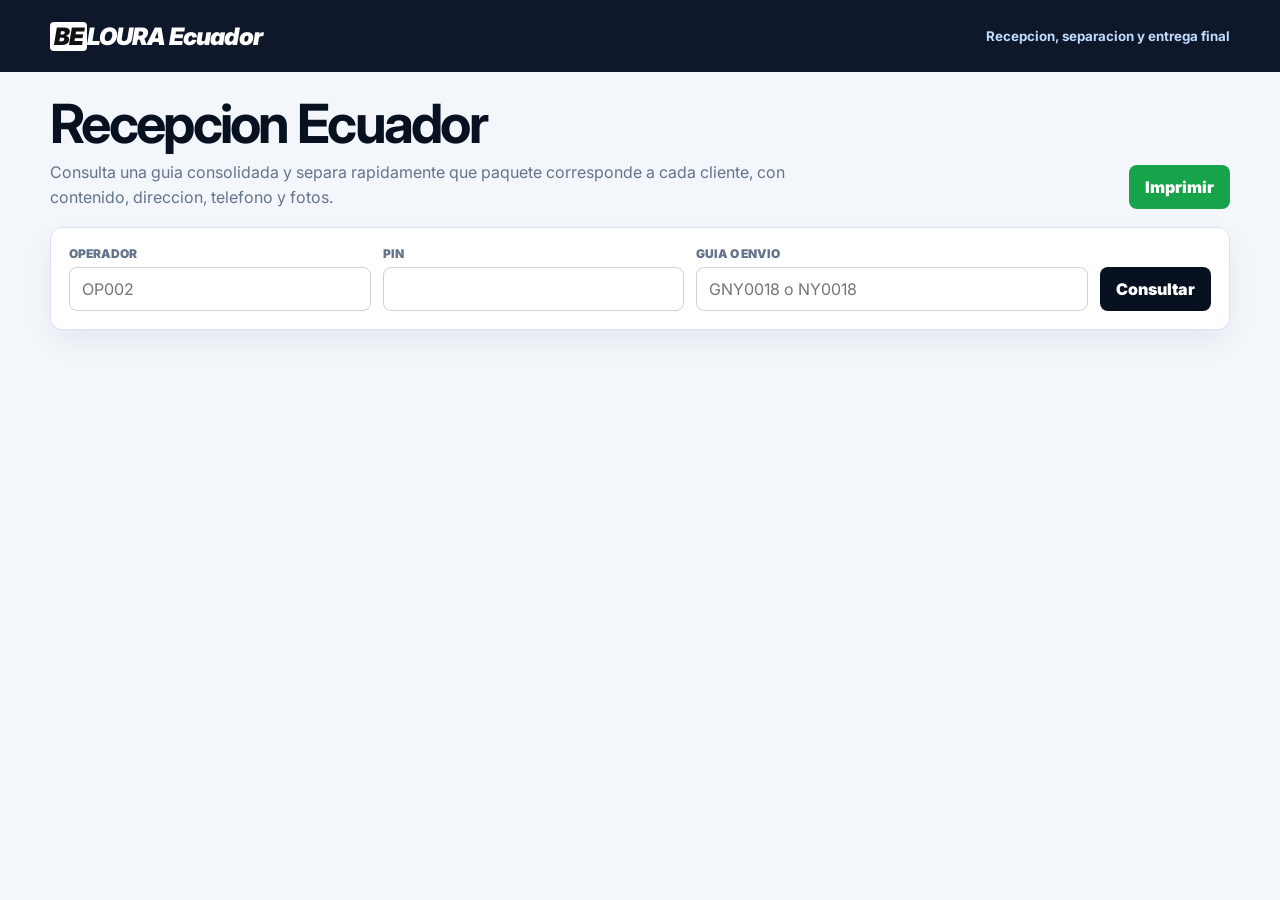
<file: ecuador.html>
<!DOCTYPE html>
<html lang="es">
<head>
  <meta charset="UTF-8" />
  <meta name="viewport" content="width=device-width, initial-scale=1.0" />
  <title>Recepcion Ecuador | BELOURA</title>
  <meta name="description" content="Panel operativo para identificar paquetes consolidados por cliente en Ecuador." />
  <link rel="preconnect" href="https://fonts.googleapis.com">
  <link rel="preconnect" href="https://fonts.gstatic.com" crossorigin>
  <link href="https://fonts.googleapis.com/css2?family=Inter:wght@400;600;700;800;900&display=swap" rel="stylesheet">
  <style>
    :root{--bg:#f3f6fb;--ink:#07111f;--muted:#64748b;--blue:#2563eb;--line:#d9e2ef;--soft:#fff;--green:#16a34a}
    *{box-sizing:border-box}body{margin:0;font-family:Inter,system-ui,sans-serif;background:var(--bg);color:var(--ink)}button,input{font:inherit}button{border:0;border-radius:8px;min-height:44px;padding:0 16px;background:var(--ink);color:#fff;font-weight:900;cursor:pointer}button.secondary{background:#e8eef7;color:#172033}button:disabled{opacity:.6;cursor:not-allowed}input{width:100%;min-height:44px;border:1px solid #c8d3e1;border-radius:8px;padding:0 12px;outline:none}input:focus{border-color:var(--blue);box-shadow:0 0 0 3px rgba(37,99,235,.12)}
    .top{background:#0f172a;color:#fff}.top-inner{width:min(1180px,94%);margin:auto;min-height:72px;display:flex;align-items:center;justify-content:space-between;gap:14px}.brand{font-size:24px;font-weight:900;font-style:italic;letter-spacing:-.04em}.brand span{background:#fff;color:#111;border-radius:4px;padding:0 4px}.top small{color:#bfdbfe;font-weight:700}
    .wrap{width:min(1180px,94%);margin:26px auto 70px}.hero{display:grid;grid-template-columns:1fr auto;gap:18px;align-items:end;margin-bottom:18px}.hero h1{margin:0;font-size:clamp(32px,4.5vw,54px);letter-spacing:-.05em;line-height:.96}.hero p{margin:10px 0 0;color:var(--muted);font-size:16px;line-height:1.55;max-width:760px}.panel{background:var(--soft);border:1px solid var(--line);border-radius:12px;padding:18px;box-shadow:0 12px 30px rgba(15,23,42,.06)}.login-grid{display:grid;grid-template-columns:1fr 1fr 1.3fr auto;gap:12px;align-items:end}.field label{display:block;margin-bottom:6px;color:var(--muted);font-size:12px;font-weight:900;text-transform:uppercase}.status{display:none;margin-top:12px;border-radius:8px;border:1px solid var(--line);background:#f8fafc;color:var(--muted);padding:12px 14px}.status.error{border-color:#fecaca;background:#fff1f2;color:#b91c1c}.summary{display:grid;grid-template-columns:repeat(4,1fr);gap:12px;margin:18px 0}.metric{background:#fff;border:1px solid var(--line);border-radius:10px;padding:14px}.metric span{display:block;color:var(--muted);font-size:12px;font-weight:900;text-transform:uppercase}.metric strong{display:block;margin-top:8px;font-size:24px}.shipment{background:#fff;border:1px solid var(--line);border-radius:12px;margin-top:14px;overflow:hidden}.ship-head{display:grid;grid-template-columns:1fr auto;gap:14px;padding:16px;background:#f8fafc;border-bottom:1px solid var(--line)}.ship-head h2{margin:0;font-size:20px}.chip{display:inline-flex;align-items:center;min-height:28px;border-radius:999px;background:#dbeafe;color:#1d4ed8;padding:0 10px;font-size:12px;font-weight:900}.details{display:grid;grid-template-columns:1fr 1fr;gap:14px;padding:16px}.info{color:var(--muted);line-height:1.55;font-size:14px}.info b{color:var(--ink)}.pkg-list{padding:0 16px 16px;display:grid;gap:10px}.pkg{border:1px solid var(--line);border-radius:10px;padding:12px;display:grid;grid-template-columns:1fr auto;gap:12px}.pkg h3{margin:0 0 6px;font-size:15px}.pkg p{margin:0;color:var(--muted);font-size:13px;line-height:1.45}.photos{display:none;grid-column:1/-1;grid-template-columns:1fr 1fr;gap:10px;margin-top:8px}.photos.active{display:grid}.photo-card{border:1px solid var(--line);border-radius:8px;background:#f8fafc;padding:10px}.photo-card strong{display:block;margin-bottom:8px;font-size:13px}.photo-card img{width:100%;max-height:420px;object-fit:contain;background:#fff;border:1px solid var(--line);border-radius:8px}.empty{background:#fff;border:1px solid var(--line);border-radius:12px;padding:28px;color:var(--muted);line-height:1.55}.print{background:var(--green)}@media(max-width:850px){.hero,.login-grid,.details,.pkg{grid-template-columns:1fr}.summary{grid-template-columns:1fr 1fr}.photos{grid-template-columns:1fr}.top-inner{align-items:flex-start;flex-direction:column;padding:16px 0}}
  </style>
</head>
<body>
  <header class="top">
    <div class="top-inner">
      <div class="brand"><span>BE</span>LOURA Ecuador</div>
      <small>Recepcion, separacion y entrega final</small>
    </div>
  </header>

  <main class="wrap">
    <section class="hero">
      <div>
        <h1>Recepcion Ecuador</h1>
        <p>Consulta una guia consolidada y separa rapidamente que paquete corresponde a cada cliente, con contenido, direccion, telefono y fotos.</p>
      </div>
      <button class="print" type="button" onclick="window.print()">Imprimir</button>
    </section>

    <section class="panel">
      <div class="login-grid">
        <div class="field"><label for="operadorId">Operador</label><input id="operadorId" placeholder="OP002" autocomplete="username"></div>
        <div class="field"><label for="pin">PIN</label><input id="pin" type="password" inputmode="numeric" autocomplete="current-password"></div>
        <div class="field"><label for="codigo">Guia o envio</label><input id="codigo" placeholder="GNY0018 o NY0018"></div>
        <button id="btnBuscar" type="button" onclick="buscarGuia()">Consultar</button>
      </div>
      <div id="estado" class="status"></div>
    </section>

    <section id="resultado"></section>
  </main>

  <script src="beloura-public-config.js"></script>
  <script>
    const API_URL=(window.BELOURA_PUBLIC_CONFIG||{}).apiUrl||"";
    const estado=document.getElementById("estado");
    const resultado=document.getElementById("resultado");
    const btnBuscar=document.getElementById("btnBuscar");

    function safe(value){return String(value||"").replace(/[&<>"']/g,ch=>({"&":"&amp;","<":"&lt;",">":"&gt;",'"':"&quot;","'":"&#39;"}[ch]))}
    function num(value){return Number(value||0).toFixed(2)}
    function show(message,error){estado.style.display="block";estado.className="status"+(error?" error":"");estado.textContent=message}
    function driveImageSrc(url){const raw=decodeURIComponent(url||"");const idMatch=raw.match(/\/d\/([^/]+)/)||raw.match(/[?&]id=([^&]+)/);return idMatch?"https://drive.google.com/thumbnail?id="+idMatch[1]+"&sz=w1200":raw}
    function expandUrls(value){return String(value||"").split("|").map(v=>v.trim()).filter(Boolean)}

    function api(payload){
      return new Promise((resolve,reject)=>{
        if(!API_URL){reject(new Error("No hay API configurada."));return}
        const callback="belouraEcuador_"+Date.now()+"_"+Math.floor(Math.random()*100000);
        const script=document.createElement("script");
        const params=new URLSearchParams();
        Object.keys(payload).forEach(key=>params.set(key,payload[key]||""));
        params.set("callback",callback);
        window[callback]=data=>{cleanup();resolve(data)};
        function cleanup(){delete window[callback];script.remove()}
        script.onerror=()=>{cleanup();reject(new Error("No se pudo conectar con BELOURA."))};
        script.src=API_URL+(API_URL.includes("?")?"&":"?")+params.toString();
        document.body.appendChild(script);
      });
    }

    async function buscarGuia(){
      const operadorId=document.getElementById("operadorId").value.trim().toUpperCase();
      const pin=document.getElementById("pin").value.trim();
      const codigo=document.getElementById("codigo").value.trim().toUpperCase();
      resultado.innerHTML="";
      if(!operadorId||!pin||!codigo){show("Ingresa operador, PIN y guia.",true);return}
      btnBuscar.disabled=true;
      show("Consultando guia...",false);
      try{
        const data=await api({action:"ecuadorGuia",OperadorID:operadorId,pin,codigoGuia:codigo,codigoEnvio:codigo});
        if(!data.ok){show(data.error||"No se pudo consultar la guia.",true);return}
        if(!data.found){
          const probados=(data.codigosProbados||[]).join(", ");
          show("No encontramos envios para esa guia."+(probados?" Codigos revisados: "+probados:""),true);
          return;
        }
        sessionStorage.setItem("belouraEcuador",JSON.stringify({operadorId,pin}));
        renderResultado(data);
        show("Guia cargada correctamente.",false);
      }catch(error){show(error.message||"Error consultando la guia.",true)}
      finally{btnBuscar.disabled=false}
    }

    function renderResultado(data){
      const r=data.resumen||{};
      resultado.innerHTML=`
        <div class="summary">
          <div class="metric"><span>Guia</span><strong>${safe(data.codigoGuia)}</strong></div>
          <div class="metric"><span>Clientes</span><strong>${r.totalClientes||0}</strong></div>
          <div class="metric"><span>Envios</span><strong>${r.totalEnvios||0}</strong></div>
          <div class="metric"><span>Libras</span><strong>${num(r.totalLibras)}</strong></div>
        </div>
        ${(data.envios||[]).map(renderEnvio).join("")}
      `;
    }

    function renderEnvio(e){
      const paquetes=e.paquetes&&e.paquetes.length?e.paquetes:[{paqueteId:e.codigoEnvio,descripcion:e.descripcion,libras:e.libras,fotoLabelUrl:(e.fotosLabel||[]).join("|"),fotoContenidoUrl:(e.fotosContenido||[]).join("|")}];
      return `<article class="shipment">
        <div class="ship-head">
          <div><h2>${safe(e.cliente||"Cliente")}</h2><div class="info">Codigo: <b>${safe(e.clienteCodigo||"-")}</b> · Envio: <b>${safe(e.codigoEnvio||"-")}</b></div></div>
          <div><span class="chip">${safe(e.estadoActual||"En transito")}</span></div>
        </div>
        <div class="details">
          <div class="info"><b>Entrega</b><br>${safe(e.ciudad||"-")}<br>${safe(e.direccion||"-")}<br>${safe(e.referencia||"")}</div>
          <div class="info"><b>Contacto</b><br>Tel: ${safe(e.telefono||"-")}<br>Cedula: ${safe(e.cedula||"-")}<br>Email: ${safe(e.email||"-")}</div>
        </div>
        <div class="pkg-list">${paquetes.map((pkg,index)=>renderPaquete(pkg,e.codigoEnvio,index)).join("")}</div>
      </article>`;
    }

    function renderPaquete(pkg,codigoEnvio,index){
      const labelUrls=expandUrls(pkg.fotoLabelUrl);
      const contenidoUrls=expandUrls(pkg.fotoContenidoUrl);
      const hasPhotos=labelUrls.length||contenidoUrls.length;
      const photoId=`photos_${safe(codigoEnvio)}_${index}`.replace(/[^A-Za-z0-9_]/g,"_");
      return `<div class="pkg">
        <div>
          <h3>${safe(pkg.paqueteId||"Paquete")} · ${num(pkg.libras)} lb</h3>
          <p><b>${safe(pkg.tiendaOrigen||"Origen")}</b> ${pkg.trackingTienda?" · "+safe(pkg.trackingTienda):""}</p>
          <p>${safe(pkg.descripcion||"Sin descripcion registrada")}</p>
        </div>
        <div>${hasPhotos?`<button class="secondary" type="button" onclick="togglePhotos('${photoId}')">Fotos</button>`:""}</div>
        <div class="photos" id="${photoId}">
          ${labelUrls.map((url,i)=>renderPhoto("Label / tracking"+(i?` ${i+1}`:""),url)).join("")}
          ${contenidoUrls.map((url,i)=>renderPhoto("Contenido"+(i?` ${i+1}`:""),url)).join("")}
        </div>
      </div>`;
    }

    function renderPhoto(title,url){return `<div class="photo-card"><strong>${safe(title)}</strong><img src="${safe(driveImageSrc(url))}" alt="${safe(title)}"><p><a href="${safe(url)}" target="_blank" rel="noopener">Abrir original</a></p></div>`}
    function togglePhotos(id){document.getElementById(id)?.classList.toggle("active")}

    try{
      const saved=JSON.parse(sessionStorage.getItem("belouraEcuador")||"null");
      if(saved){document.getElementById("operadorId").value=saved.operadorId||"";document.getElementById("pin").value=saved.pin||""}
    }catch(error){}
    document.getElementById("codigo").addEventListener("keydown",e=>{if(e.key==="Enter")buscarGuia()});
  </script>
</body>
</html>
</file>
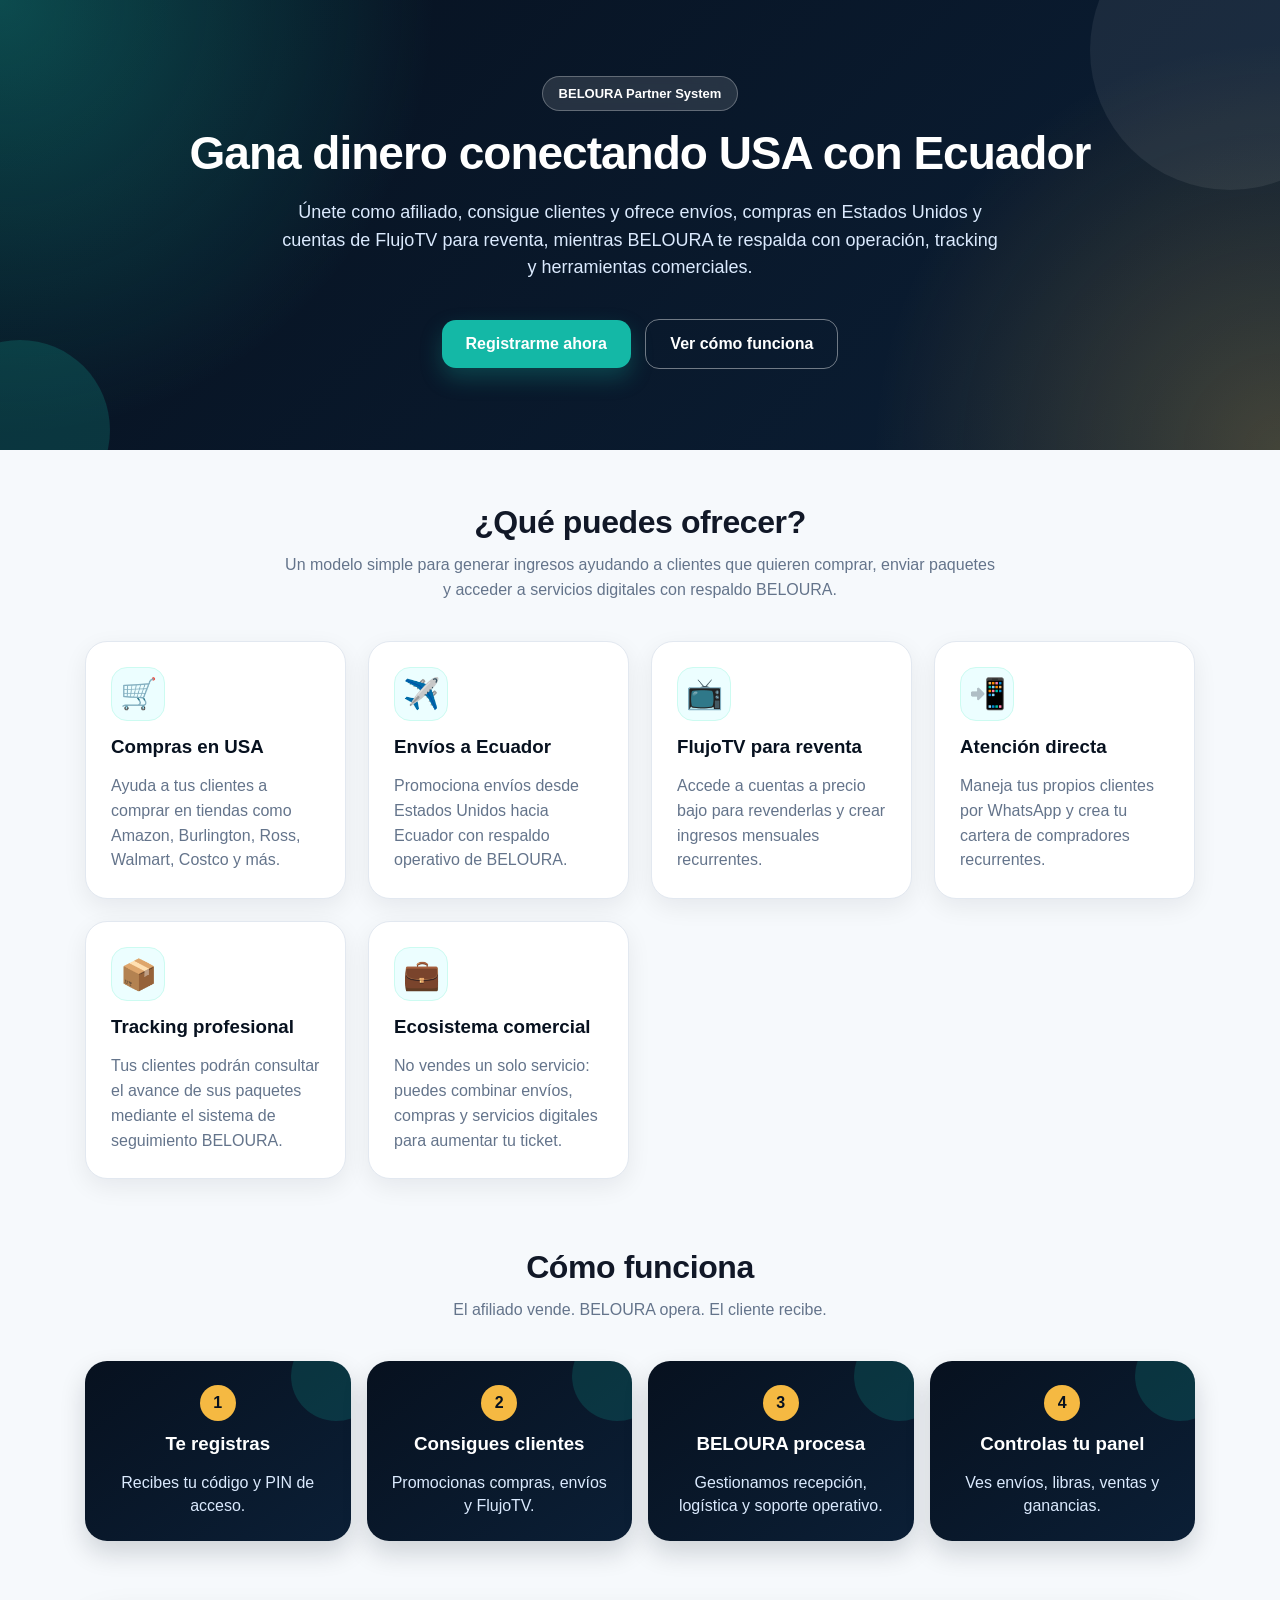
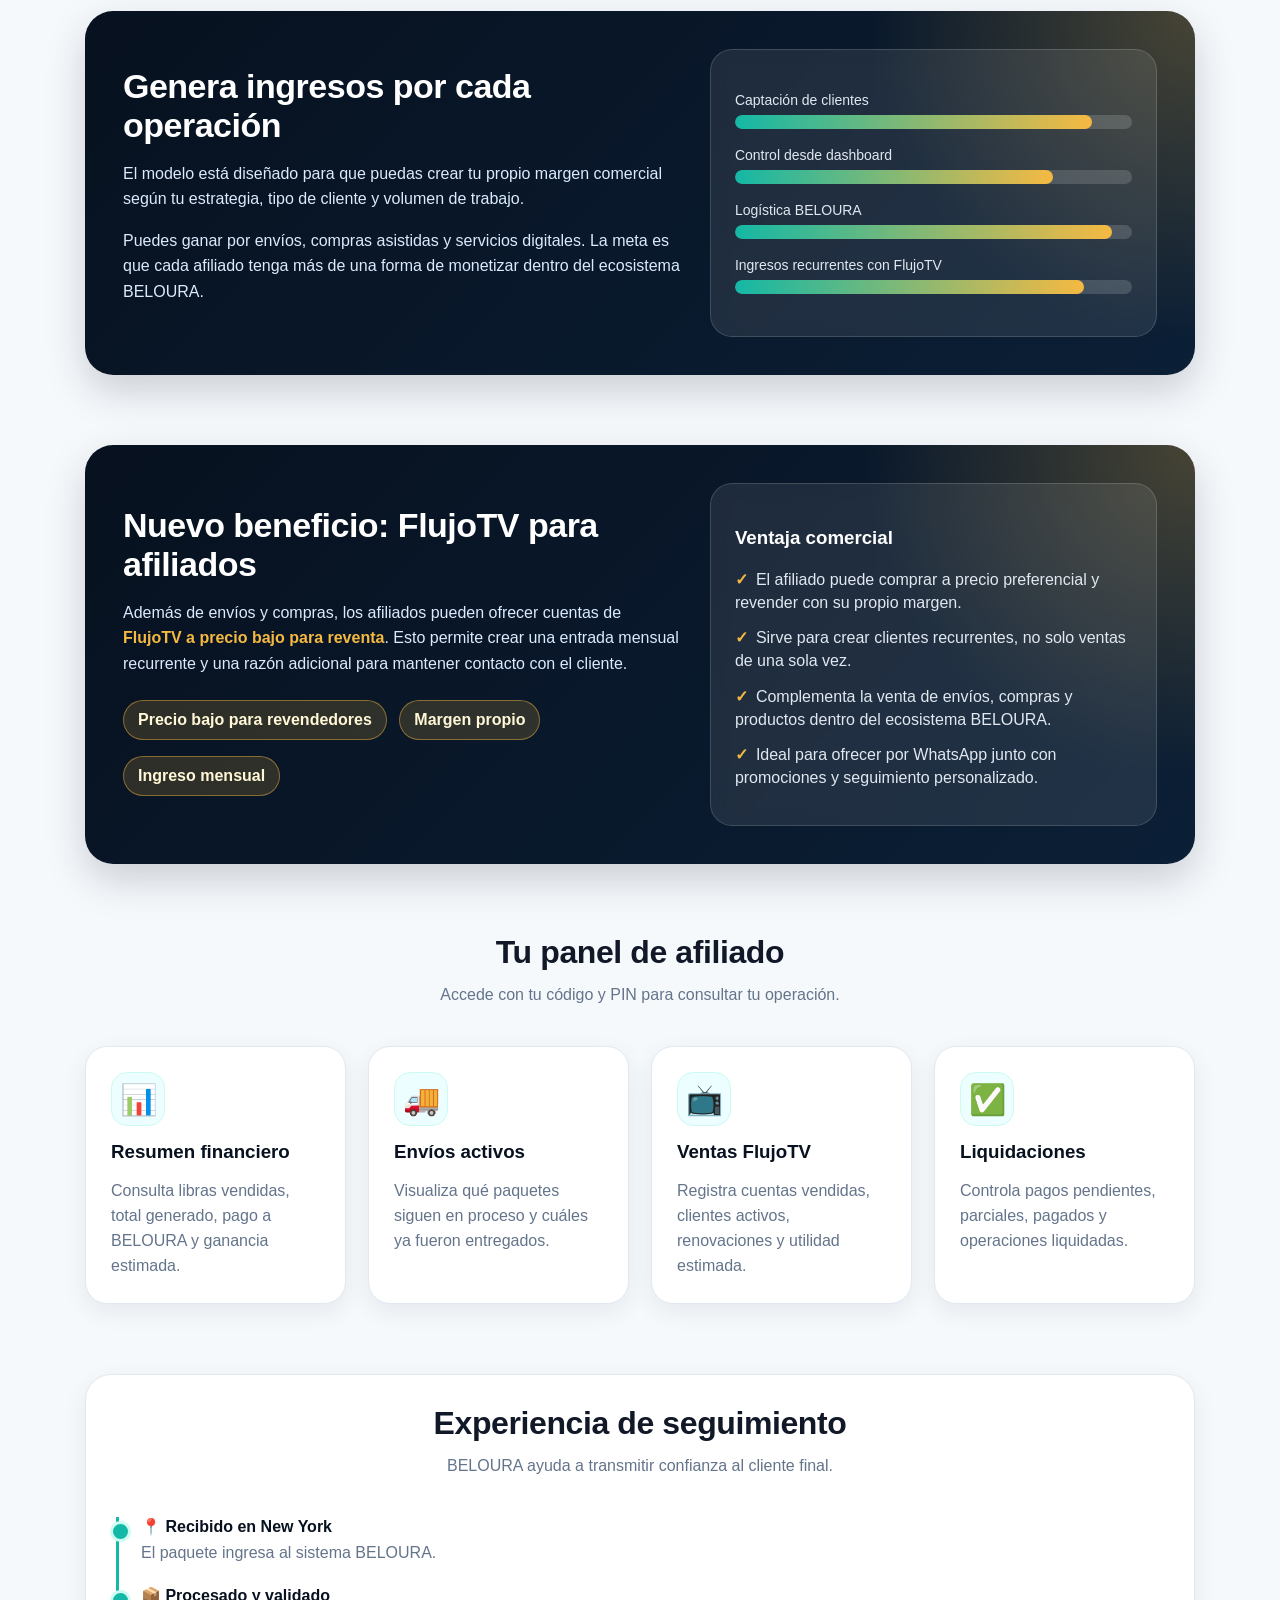
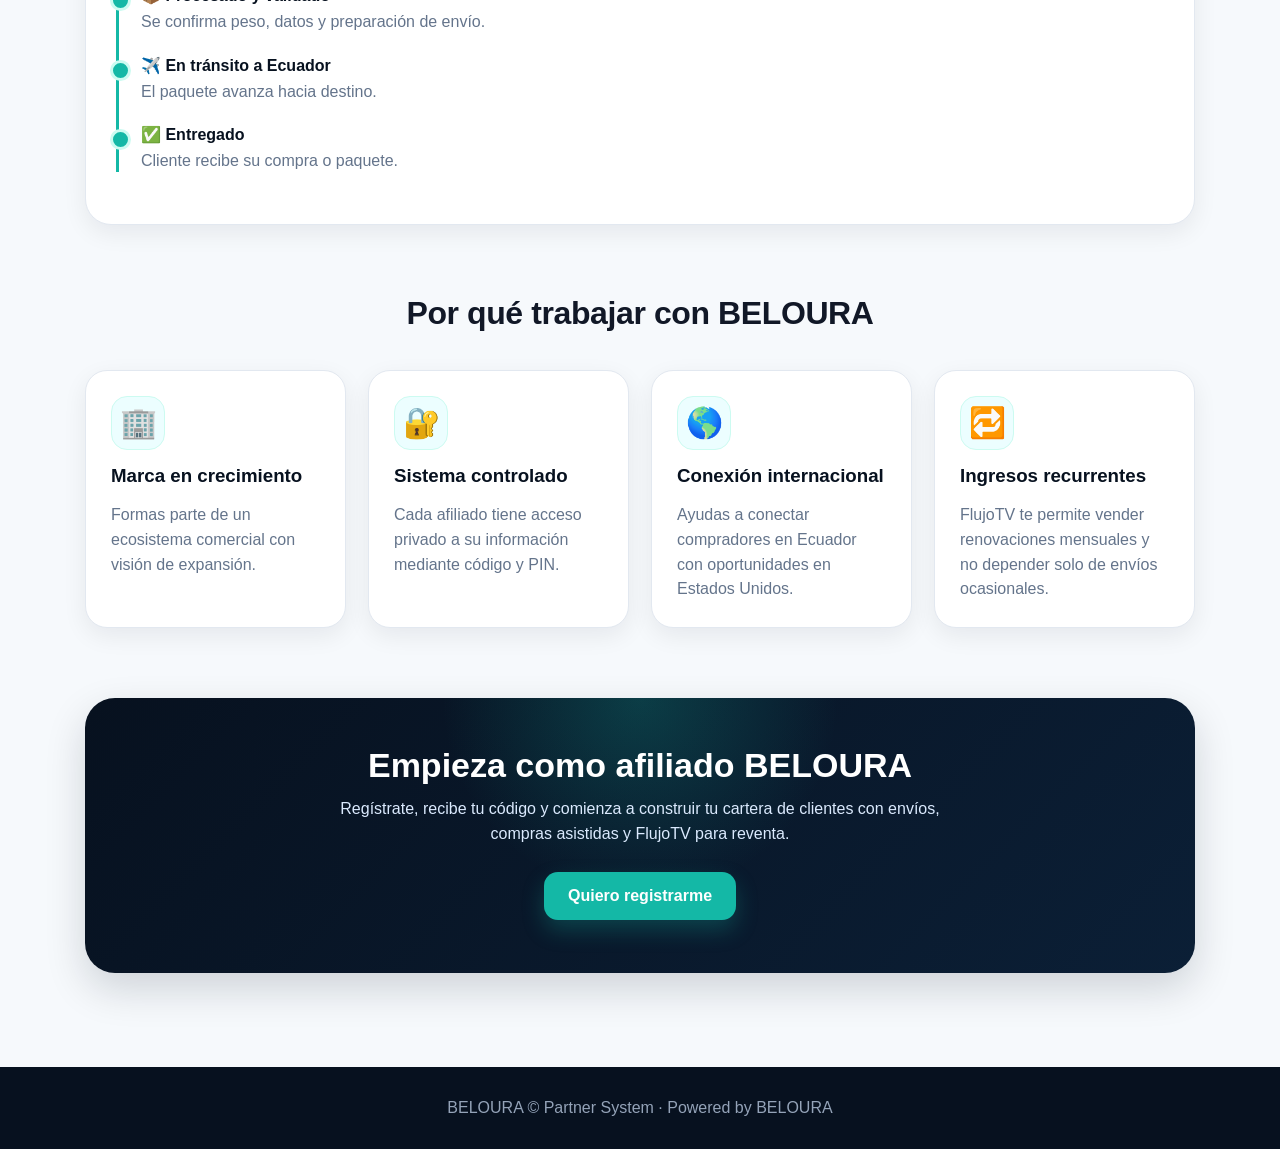
<file: folleto.html>
<!DOCTYPE html>
<html lang="es">
<head>
  <meta charset="UTF-8" />
  <meta name="viewport" content="width=device-width, initial-scale=1.0" />
  <title>BELOURA Partners</title>

  <style>
    :root {
      --primary: #07111f;
      --primary-2: #0b1f36;
      --accent: #14b8a6;
      --accent-dark: #0f766e;
      --gold: #f5b942;
      --bg: #f6f9fc;
      --surface: #ffffff;
      --text: #111827;
      --muted: #64748b;
      --border: #e2e8f0;
      --shadow: 0 14px 35px rgba(7, 17, 31, 0.11);
    }

    * {
      box-sizing: border-box;
    }

    html {
      scroll-behavior: smooth;
    }

    body {
      margin: 0;
      font-family: Arial, sans-serif;
      background: var(--bg);
      color: var(--text);
    }

    header {
      background:
        radial-gradient(circle at top left, rgba(20, 184, 166, 0.35), transparent 32%),
        radial-gradient(circle at bottom right, rgba(245, 185, 66, 0.24), transparent 30%),
        linear-gradient(135deg, var(--primary), var(--primary-2));
      color: white;
      padding: 76px 20px;
      text-align: center;
      position: relative;
      overflow: hidden;
    }

    header::after {
      content: "";
      position: absolute;
      width: 280px;
      height: 280px;
      background: rgba(255, 255, 255, 0.07);
      border-radius: 50%;
      right: -90px;
      top: -90px;
    }

    header::before {
      content: "";
      position: absolute;
      width: 180px;
      height: 180px;
      background: rgba(20, 184, 166, 0.2);
      border-radius: 50%;
      left: -70px;
      bottom: -70px;
    }

    .badge {
      display: inline-block;
      background: rgba(255, 255, 255, 0.12);
      color: white;
      border: 1px solid rgba(255, 255, 255, 0.28);
      padding: 9px 16px;
      border-radius: 999px;
      font-size: 13px;
      font-weight: bold;
      margin-bottom: 18px;
      backdrop-filter: blur(8px);
    }

    header h1 {
      margin: 0;
      font-size: 46px;
      line-height: 1.08;
      letter-spacing: -1px;
      position: relative;
      z-index: 1;
    }

    header p {
      max-width: 720px;
      margin: 20px auto 0;
      color: #dbeafe;
      font-size: 18px;
      line-height: 1.55;
      position: relative;
      z-index: 1;
    }

    .hero-actions {
      margin-top: 32px;
      position: relative;
      z-index: 1;
    }

    .btn {
      display: inline-block;
      background: var(--accent);
      color: white;
      padding: 15px 24px;
      border-radius: 14px;
      text-decoration: none;
      font-weight: bold;
      margin: 5px;
      box-shadow: 0 10px 22px rgba(20, 184, 166, 0.26);
      transition: 0.25s ease;
    }

    .btn:hover {
      transform: translateY(-2px);
      background: var(--accent-dark);
    }

    .btn.secondary {
      background: transparent;
      color: white;
      border: 1px solid rgba(255, 255, 255, 0.42);
      box-shadow: none;
    }

    .btn.secondary:hover {
      background: rgba(255, 255, 255, 0.1);
    }

    .container {
      max-width: 1150px;
      margin: auto;
      padding: 54px 20px;
    }

    .section {
      margin-bottom: 70px;
    }

    .section-title {
      text-align: center;
      margin-bottom: 38px;
    }

    .section-title h2 {
      font-size: 32px;
      margin: 0 0 12px;
      letter-spacing: -0.4px;
    }

    .section-title p {
      color: var(--muted);
      max-width: 720px;
      margin: auto;
      line-height: 1.55;
    }

    .grid {
      display: grid;
      grid-template-columns: repeat(auto-fit, minmax(245px, 1fr));
      gap: 22px;
    }

    .card {
      background: var(--surface);
      padding: 25px;
      border-radius: 22px;
      box-shadow: 0 8px 25px rgba(7, 17, 31, 0.07);
      transition: 0.25s ease;
      border: 1px solid var(--border);
    }

    .card:hover {
      transform: translateY(-6px);
      box-shadow: var(--shadow);
      border-color: rgba(20, 184, 166, 0.35);
    }

    .icon {
      display: inline-flex;
      width: 54px;
      height: 54px;
      align-items: center;
      justify-content: center;
      font-size: 30px;
      margin-bottom: 15px;
      background: #ecfeff;
      border-radius: 16px;
      border: 1px solid #ccfbf1;
    }

    .card h3 {
      margin: 0 0 10px;
      color: var(--primary);
    }

    .card p {
      color: var(--muted);
      line-height: 1.55;
      margin-bottom: 0;
    }

    .flow {
      display: grid;
      grid-template-columns: repeat(auto-fit, minmax(170px, 1fr));
      gap: 16px;
      align-items: stretch;
    }

    .step {
      background: linear-gradient(145deg, var(--primary), var(--primary-2));
      color: white;
      border-radius: 22px;
      padding: 24px;
      text-align: center;
      position: relative;
      overflow: hidden;
      box-shadow: 0 12px 26px rgba(7, 17, 31, 0.16);
    }

    .step::after {
      content: "";
      position: absolute;
      width: 90px;
      height: 90px;
      right: -30px;
      top: -30px;
      border-radius: 50%;
      background: rgba(20, 184, 166, 0.18);
    }

    .step span {
      display: inline-flex;
      width: 36px;
      height: 36px;
      align-items: center;
      justify-content: center;
      border-radius: 50%;
      background: var(--gold);
      color: var(--primary);
      font-weight: bold;
      margin-bottom: 12px;
    }

    .step h3 {
      margin: 0 0 10px;
    }

    .step p {
      color: #dbeafe;
      margin-bottom: 0;
      line-height: 1.45;
    }

    .income-box,
    .streaming-box {
      background:
        radial-gradient(circle at top right, rgba(245, 185, 66, 0.26), transparent 28%),
        linear-gradient(135deg, var(--primary), var(--primary-2));
      color: white;
      border-radius: 28px;
      padding: 38px;
      display: grid;
      grid-template-columns: 1.25fr 1fr;
      gap: 28px;
      align-items: center;
      box-shadow: 0 16px 40px rgba(7, 17, 31, 0.18);
    }

    .income-box h2,
    .streaming-box h2 {
      font-size: 34px;
      margin: 0 0 14px;
      letter-spacing: -0.5px;
    }

    .income-box p,
    .streaming-box p {
      color: #dbeafe;
      line-height: 1.6;
    }

    .highlight {
      color: var(--gold);
      font-weight: bold;
    }

    .income-visual,
    .streaming-visual {
      background: rgba(255, 255, 255, 0.09);
      border: 1px solid rgba(255, 255, 255, 0.15);
      border-radius: 22px;
      padding: 24px;
      backdrop-filter: blur(8px);
    }

    .bar {
      margin: 18px 0;
    }

    .bar label {
      display: block;
      margin-bottom: 7px;
      font-size: 14px;
      color: #e2e8f0;
    }

    .bar-line {
      height: 14px;
      border-radius: 999px;
      background: rgba(255, 255, 255, 0.15);
      overflow: hidden;
    }

    .bar-fill {
      height: 100%;
      border-radius: 999px;
      background: linear-gradient(90deg, var(--accent), var(--gold));
    }

    .price-pill {
      display: inline-block;
      background: rgba(245, 185, 66, 0.16);
      color: #fff7d6;
      border: 1px solid rgba(245, 185, 66, 0.45);
      padding: 10px 14px;
      border-radius: 999px;
      font-weight: bold;
      margin: 8px 8px 8px 0;
    }

    .mini-list {
      list-style: none;
      padding: 0;
      margin: 18px 0 0;
    }

    .mini-list li {
      margin: 12px 0;
      color: #e2e8f0;
      line-height: 1.45;
    }

    .mini-list li::before {
      content: "✓";
      color: var(--gold);
      font-weight: bold;
      margin-right: 8px;
    }

    .tracking-demo {
      background: var(--surface);
      border-radius: 26px;
      padding: 30px;
      box-shadow: 0 8px 25px rgba(7, 17, 31, 0.07);
      border: 1px solid var(--border);
    }

    .timeline {
      margin-top: 20px;
      border-left: 3px solid var(--accent);
      padding-left: 22px;
    }

    .timeline-item {
      margin-bottom: 22px;
      position: relative;
    }

    .timeline-item::before {
      content: "";
      position: absolute;
      left: -31px;
      top: 4px;
      width: 15px;
      height: 15px;
      background: var(--accent);
      border: 3px solid #ccfbf1;
      border-radius: 50%;
    }

    .timeline-item strong {
      display: block;
      margin-bottom: 5px;
      color: var(--primary);
    }

    .timeline-item p {
      color: var(--muted);
      margin: 0;
      line-height: 1.45;
    }

    .cta-final {
      text-align: center;
      background:
        radial-gradient(circle at top, rgba(20, 184, 166, 0.24), transparent 32%),
        linear-gradient(135deg, var(--primary), var(--primary-2));
      color: white;
      padding: 48px 25px;
      border-radius: 30px;
      box-shadow: 0 16px 40px rgba(7, 17, 31, 0.16);
    }

    .cta-final h2 {
      font-size: 34px;
      margin: 0 0 12px;
    }

    .cta-final p {
      color: #dbeafe;
      max-width: 650px;
      margin: 0 auto 20px;
      line-height: 1.55;
    }

    footer {
      text-align: center;
      padding: 32px;
      background: var(--primary);
      color: #94a3b8;
      margin-top: 40px;
    }

    @media (max-width: 750px) {
      header {
        padding: 64px 18px;
      }

      header h1 {
        font-size: 34px;
      }

      header p {
        font-size: 16px;
      }

      .income-box,
      .streaming-box {
        grid-template-columns: 1fr;
        padding: 28px;
      }

      .section-title h2,
      .income-box h2,
      .streaming-box h2,
      .cta-final h2 {
        font-size: 28px;
      }
    }
  </style>
</head>

<body>

<header>
  <div class="badge">BELOURA Partner System</div>
  <h1>Gana dinero conectando USA con Ecuador</h1>
  <p>
    Únete como afiliado, consigue clientes y ofrece envíos, compras en Estados Unidos
    y cuentas de FlujoTV para reventa, mientras BELOURA te respalda con operación,
    tracking y herramientas comerciales.
  </p>

  <div class="hero-actions">
    <a href="afiliados.html" class="btn">Registrarme ahora</a>
    <a href="#como-funciona" class="btn secondary">Ver cómo funciona</a>
  </div>
</header>

<div class="container">

  <section class="section">
    <div class="section-title">
      <h2>¿Qué puedes ofrecer?</h2>
      <p>
        Un modelo simple para generar ingresos ayudando a clientes que quieren comprar,
        enviar paquetes y acceder a servicios digitales con respaldo BELOURA.
      </p>
    </div>

    <div class="grid">
      <div class="card">
        <div class="icon">🛒</div>
        <h3>Compras en USA</h3>
        <p>Ayuda a tus clientes a comprar en tiendas como Amazon, Burlington, Ross, Walmart, Costco y más.</p>
      </div>

      <div class="card">
        <div class="icon">✈️</div>
        <h3>Envíos a Ecuador</h3>
        <p>Promociona envíos desde Estados Unidos hacia Ecuador con respaldo operativo de BELOURA.</p>
      </div>

      <div class="card">
        <div class="icon">📺</div>
        <h3>FlujoTV para reventa</h3>
        <p>Accede a cuentas a precio bajo para revenderlas y crear ingresos mensuales recurrentes.</p>
      </div>

      <div class="card">
        <div class="icon">📲</div>
        <h3>Atención directa</h3>
        <p>Maneja tus propios clientes por WhatsApp y crea tu cartera de compradores recurrentes.</p>
      </div>

      <div class="card">
        <div class="icon">📦</div>
        <h3>Tracking profesional</h3>
        <p>Tus clientes podrán consultar el avance de sus paquetes mediante el sistema de seguimiento BELOURA.</p>
      </div>

      <div class="card">
        <div class="icon">💼</div>
        <h3>Ecosistema comercial</h3>
        <p>No vendes un solo servicio: puedes combinar envíos, compras y servicios digitales para aumentar tu ticket.</p>
      </div>
    </div>
  </section>

  <section class="section" id="como-funciona">
    <div class="section-title">
      <h2>Cómo funciona</h2>
      <p>El afiliado vende. BELOURA opera. El cliente recibe.</p>
    </div>

    <div class="flow">
      <div class="step">
        <span>1</span>
        <h3>Te registras</h3>
        <p>Recibes tu código y PIN de acceso.</p>
      </div>

      <div class="step">
        <span>2</span>
        <h3>Consigues clientes</h3>
        <p>Promocionas compras, envíos y FlujoTV.</p>
      </div>

      <div class="step">
        <span>3</span>
        <h3>BELOURA procesa</h3>
        <p>Gestionamos recepción, logística y soporte operativo.</p>
      </div>

      <div class="step">
        <span>4</span>
        <h3>Controlas tu panel</h3>
        <p>Ves envíos, libras, ventas y ganancias.</p>
      </div>
    </div>
  </section>

  <section class="section">
    <div class="income-box">
      <div>
        <h2>Genera ingresos por cada operación</h2>
        <p>
          El modelo está diseñado para que puedas crear tu propio margen comercial
          según tu estrategia, tipo de cliente y volumen de trabajo.
        </p>
        <p>
          Puedes ganar por envíos, compras asistidas y servicios digitales. La meta es que cada afiliado
          tenga más de una forma de monetizar dentro del ecosistema BELOURA.
        </p>
      </div>

      <div class="income-visual">
        <div class="bar">
          <label>Captación de clientes</label>
          <div class="bar-line"><div class="bar-fill" style="width: 90%;"></div></div>
        </div>

        <div class="bar">
          <label>Control desde dashboard</label>
          <div class="bar-line"><div class="bar-fill" style="width: 80%;"></div></div>
        </div>

        <div class="bar">
          <label>Logística BELOURA</label>
          <div class="bar-line"><div class="bar-fill" style="width: 95%;"></div></div>
        </div>

        <div class="bar">
          <label>Ingresos recurrentes con FlujoTV</label>
          <div class="bar-line"><div class="bar-fill" style="width: 88%;"></div></div>
        </div>
      </div>
    </div>
  </section>

  <section class="section">
    <div class="streaming-box">
      <div>
        <h2>Nuevo beneficio: FlujoTV para afiliados</h2>
        <p>
          Además de envíos y compras, los afiliados pueden ofrecer cuentas de
          <span class="highlight">FlujoTV a precio bajo para reventa</span>.
          Esto permite crear una entrada mensual recurrente y una razón adicional para mantener contacto con el cliente.
        </p>
        <div>
          <span class="price-pill">Precio bajo para revendedores</span>
          <span class="price-pill">Margen propio</span>
          <span class="price-pill">Ingreso mensual</span>
        </div>
      </div>

      <div class="streaming-visual">
        <h3>Ventaja comercial</h3>
        <ul class="mini-list">
          <li>El afiliado puede comprar a precio preferencial y revender con su propio margen.</li>
          <li>Sirve para crear clientes recurrentes, no solo ventas de una sola vez.</li>
          <li>Complementa la venta de envíos, compras y productos dentro del ecosistema BELOURA.</li>
          <li>Ideal para ofrecer por WhatsApp junto con promociones y seguimiento personalizado.</li>
        </ul>
      </div>
    </div>
  </section>

  <section class="section">
    <div class="section-title">
      <h2>Tu panel de afiliado</h2>
      <p>Accede con tu código y PIN para consultar tu operación.</p>
    </div>

    <div class="grid">
      <div class="card">
        <div class="icon">📊</div>
        <h3>Resumen financiero</h3>
        <p>Consulta libras vendidas, total generado, pago a BELOURA y ganancia estimada.</p>
      </div>

      <div class="card">
        <div class="icon">🚚</div>
        <h3>Envíos activos</h3>
        <p>Visualiza qué paquetes siguen en proceso y cuáles ya fueron entregados.</p>
      </div>

      <div class="card">
        <div class="icon">📺</div>
        <h3>Ventas FlujoTV</h3>
        <p>Registra cuentas vendidas, clientes activos, renovaciones y utilidad estimada.</p>
      </div>

      <div class="card">
        <div class="icon">✅</div>
        <h3>Liquidaciones</h3>
        <p>Controla pagos pendientes, parciales, pagados y operaciones liquidadas.</p>
      </div>
    </div>
  </section>

  <section class="section">
    <div class="tracking-demo">
      <div class="section-title">
        <h2>Experiencia de seguimiento</h2>
        <p>BELOURA ayuda a transmitir confianza al cliente final.</p>
      </div>

      <div class="timeline">
        <div class="timeline-item">
          <strong>📍 Recibido en New York</strong>
          <p>El paquete ingresa al sistema BELOURA.</p>
        </div>

        <div class="timeline-item">
          <strong>📦 Procesado y validado</strong>
          <p>Se confirma peso, datos y preparación de envío.</p>
        </div>

        <div class="timeline-item">
          <strong>✈️ En tránsito a Ecuador</strong>
          <p>El paquete avanza hacia destino.</p>
        </div>

        <div class="timeline-item">
          <strong>✅ Entregado</strong>
          <p>Cliente recibe su compra o paquete.</p>
        </div>
      </div>
    </div>
  </section>

  <section class="section">
    <div class="section-title">
      <h2>Por qué trabajar con BELOURA</h2>
    </div>

    <div class="grid">
      <div class="card">
        <div class="icon">🏢</div>
        <h3>Marca en crecimiento</h3>
        <p>Formas parte de un ecosistema comercial con visión de expansión.</p>
      </div>

      <div class="card">
        <div class="icon">🔐</div>
        <h3>Sistema controlado</h3>
        <p>Cada afiliado tiene acceso privado a su información mediante código y PIN.</p>
      </div>

      <div class="card">
        <div class="icon">🌎</div>
        <h3>Conexión internacional</h3>
        <p>Ayudas a conectar compradores en Ecuador con oportunidades en Estados Unidos.</p>
      </div>

      <div class="card">
        <div class="icon">🔁</div>
        <h3>Ingresos recurrentes</h3>
        <p>FlujoTV te permite vender renovaciones mensuales y no depender solo de envíos ocasionales.</p>
      </div>
    </div>
  </section>

  <section class="cta-final">
    <h2>Empieza como afiliado BELOURA</h2>
    <p>
      Regístrate, recibe tu código y comienza a construir tu cartera de clientes con envíos,
      compras asistidas y FlujoTV para reventa.
    </p>
    <a href="afiliados.html" class="btn">Quiero registrarme</a>
  </section>

</div>

<footer>
  BELOURA © Partner System · Powered by BELOURA
</footer>

</body>
</html>
</file>
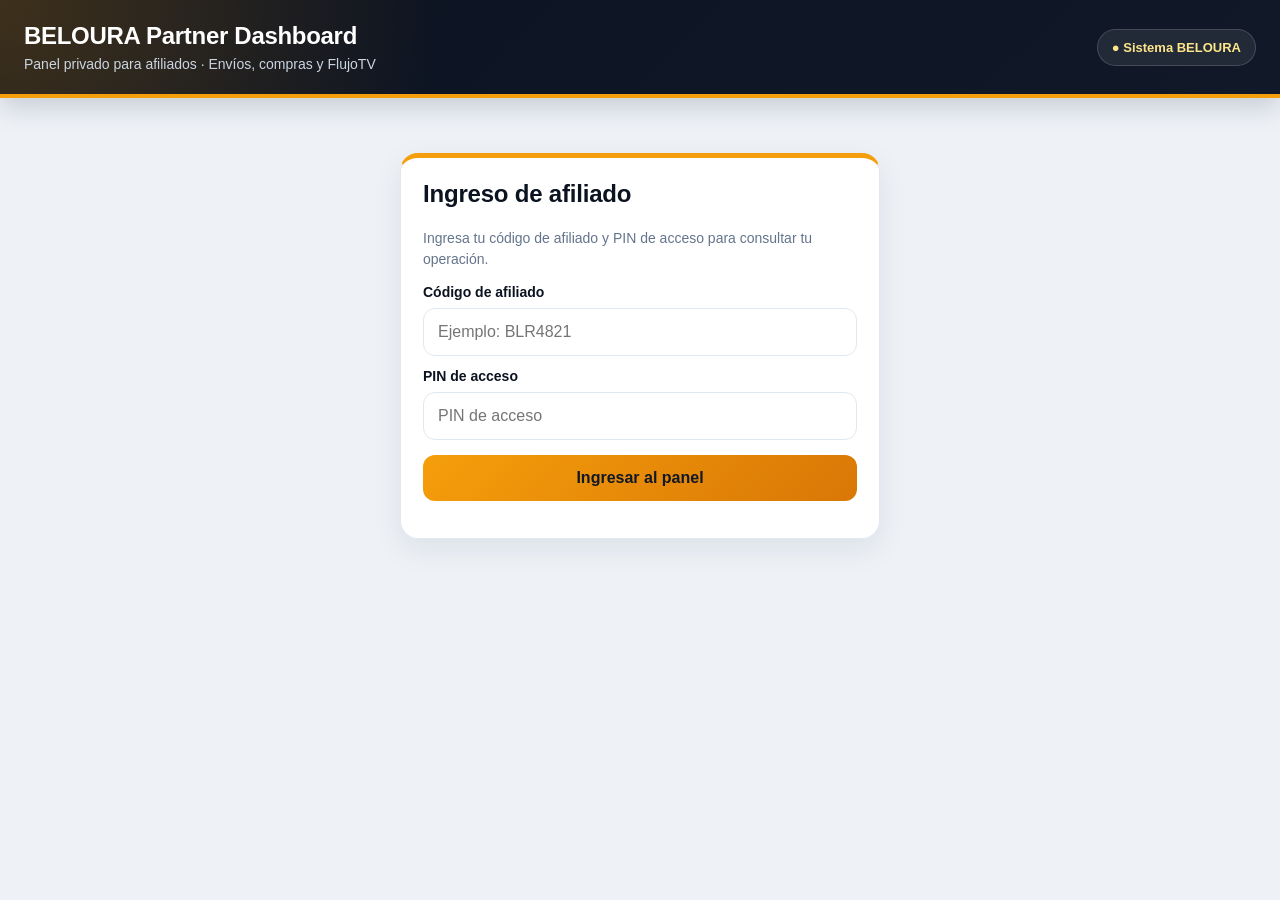
<file: partner.html>
<!DOCTYPE html>
<html lang="es">
<head>
  <meta charset="UTF-8" />
  <meta name="viewport" content="width=device-width, initial-scale=1.0" />
  <title>BELOURA Partner Dashboard</title>

  <style>
    :root {
      --bg: #eef2f7;
      --surface: #ffffff;
      --surface-soft: #f8fafc;
      --primary: #0b1220;
      --primary-2: #111827;
      --sidebar: #0f172a;
      --accent: #f59e0b;
      --accent-2: #d97706;
      --blue: #2563eb;
      --green: #16a34a;
      --red: #dc2626;
      --warning: #f59e0b;
      --text: #111827;
      --muted: #64748b;
      --border: #e2e8f0;
      --shadow: 0 10px 30px rgba(15, 23, 42, 0.08);
      --radius: 18px;
    }

    * {
      box-sizing: border-box;
    }

    body {
      margin: 0;
      font-family: Arial, sans-serif;
      background: var(--bg);
      color: var(--text);
    }

    header {
      background:
        radial-gradient(circle at top left, rgba(245, 158, 11, 0.22), transparent 34%),
        linear-gradient(135deg, var(--primary), var(--primary-2));
      color: white;
      padding: 22px 24px;
      border-bottom: 4px solid var(--accent);
      box-shadow: 0 8px 26px rgba(15, 23, 42, 0.18);
    }

    .topbar {
      max-width: 1240px;
      margin: auto;
      display: flex;
      align-items: center;
      justify-content: space-between;
      gap: 18px;
      flex-wrap: wrap;
    }

    .brand-block h1 {
      margin: 0;
      font-size: 24px;
      letter-spacing: -0.3px;
    }

    .brand-block p {
      margin: 6px 0 0;
      color: #cbd5e1;
      font-size: 14px;
    }

    .system-badge {
      display: inline-flex;
      align-items: center;
      gap: 8px;
      background: rgba(255, 255, 255, 0.08);
      border: 1px solid rgba(255, 255, 255, 0.16);
      color: #fde68a;
      padding: 10px 14px;
      border-radius: 999px;
      font-size: 13px;
      font-weight: bold;
    }

    .container {
      max-width: 1240px;
      margin: 28px auto;
      padding: 0 20px 28px;
    }

    .login-box,
    .card,
    .table-card,
    .panel,
    .module-shell {
      background: var(--surface);
      border-radius: var(--radius);
      padding: 22px;
      box-shadow: var(--shadow);
      margin-bottom: 20px;
      border: 1px solid var(--border);
    }

    .login-box {
      max-width: 480px;
      margin: 55px auto;
      border-top: 5px solid var(--accent);
    }

    .login-box h2,
    .panel h2,
    .table-card h2 {
      margin-top: 0;
      color: var(--primary);
      letter-spacing: -0.2px;
    }

    input,
    select {
      width: 100%;
      padding: 14px;
      font-size: 16px;
      margin-top: 8px;
      border: 1px solid var(--border);
      border-radius: 12px;
      box-sizing: border-box;
      background: #fff;
      color: var(--text);
      outline: none;
      transition: 0.2s ease;
    }

    input:focus,
    select:focus {
      border-color: var(--accent);
      box-shadow: 0 0 0 4px rgba(245, 158, 11, 0.14);
    }

    label {
      display: block;
      font-size: 14px;
      font-weight: bold;
      margin-top: 12px;
      color: var(--primary);
    }

    button {
      margin-top: 15px;
      width: 100%;
      padding: 14px;
      background: linear-gradient(135deg, var(--primary), var(--primary-2));
      color: white;
      border: none;
      border-radius: 12px;
      font-size: 16px;
      cursor: pointer;
      font-weight: bold;
      transition: 0.2s ease;
    }

    button:hover {
      transform: translateY(-1px);
      box-shadow: 0 10px 18px rgba(15, 23, 42, 0.14);
    }

    button:disabled {
      opacity: 0.6;
      cursor: not-allowed;
      transform: none;
      box-shadow: none;
    }

    .btn-blue {
      background: linear-gradient(135deg, #1d4ed8, #2563eb);
    }

    .btn-green {
      background: linear-gradient(135deg, #15803d, #16a34a);
    }

    .btn-gold {
      background: linear-gradient(135deg, var(--accent), var(--accent-2));
      color: #111827;
    }

    .dashboard-header {
      display: flex;
      align-items: center;
      justify-content: space-between;
      gap: 15px;
      flex-wrap: wrap;
      margin-bottom: 18px;
      background: var(--surface);
      border: 1px solid var(--border);
      border-radius: var(--radius);
      padding: 18px 20px;
      box-shadow: var(--shadow);
    }

    .dashboard-header h2 {
      margin: 0;
      color: var(--primary);
    }

    .dashboard-header p {
      margin: 5px 0 0;
      color: var(--muted);
      font-size: 14px;
    }

    .logout {
      max-width: 170px;
      background: #334155;
      margin: 0;
      padding: 12px 14px;
    }

    .tabs {
      display: flex;
      gap: 10px;
      flex-wrap: wrap;
      margin: 0 0 20px;
      background: var(--surface);
      border: 1px solid var(--border);
      border-radius: var(--radius);
      padding: 10px;
      box-shadow: var(--shadow);
    }

    .tab-btn {
      width: auto;
      margin: 0;
      padding: 11px 16px;
      background: var(--surface-soft);
      color: var(--primary);
      border: 1px solid var(--border);
      border-radius: 999px;
      box-shadow: none;
    }

    .tab-btn:hover {
      box-shadow: none;
    }

    .tab-btn.active {
      background: linear-gradient(135deg, var(--primary), var(--primary-2));
      color: white;
      border-color: var(--primary);
    }

    .grid {
      display: grid;
      grid-template-columns: repeat(auto-fit, minmax(180px, 1fr));
      gap: 15px;
    }

    .grid-2 {
      display: grid;
      grid-template-columns: repeat(auto-fit, minmax(260px, 1fr));
      gap: 15px;
    }

    .grid-3 {
      display: grid;
      grid-template-columns: repeat(auto-fit, minmax(220px, 1fr));
      gap: 15px;
    }

    .card {
      position: relative;
      overflow: hidden;
      min-height: 112px;
    }

    .card::before {
      content: "";
      position: absolute;
      left: 0;
      top: 0;
      width: 5px;
      height: 100%;
      background: var(--accent);
    }

    .card h3 {
      margin: 0;
      font-size: 13px;
      color: var(--muted);
      text-transform: uppercase;
      letter-spacing: 0.4px;
    }

    .card p {
      font-size: 25px;
      font-weight: bold;
      margin: 12px 0 0;
      color: var(--primary);
    }

    .table-wrap {
      overflow-x: auto;
      border: 1px solid var(--border);
      border-radius: 14px;
    }

    table {
      width: 100%;
      border-collapse: collapse;
      min-width: 1000px;
      background: white;
    }

    th,
    td {
      padding: 13px 12px;
      border-bottom: 1px solid var(--border);
      text-align: left;
      font-size: 14px;
      white-space: nowrap;
    }

    th {
      background: #f1f5f9;
      color: var(--primary);
      font-size: 12px;
      text-transform: uppercase;
      letter-spacing: 0.35px;
    }

    tr:hover td {
      background: #fffbeb;
    }

    .hidden {
      display: none;
    }

    .error {
      color: var(--red);
      margin-top: 15px;
      font-weight: bold;
    }

    .status {
      font-weight: bold;
      color: var(--primary);
    }

    .success-box,
    .error-box {
      display: none;
      margin-top: 15px;
      padding: 14px;
      border-radius: 12px;
      line-height: 1.45;
      font-weight: bold;
    }

    .success-box {
      background: #ecfdf5;
      border: 1px solid #10b981;
      color: #065f46;
    }

    .error-box {
      background: #fef2f2;
      border: 1px solid #ef4444;
      color: #991b1b;
    }

    .muted {
      color: var(--muted);
      font-size: 14px;
      line-height: 1.5;
    }

    .note-box {
      background: #fffbeb;
      border: 1px solid #fde68a;
      color: #92400e;
      padding: 14px;
      border-radius: 14px;
      line-height: 1.5;
      margin-bottom: 16px;
    }

    .pill {
      display: inline-block;
      padding: 5px 9px;
      border-radius: 999px;
      font-size: 12px;
      font-weight: bold;
    }

    .pill-ok {
      background: #dcfce7;
      color: #166534;
    }

    .pill-warn {
      background: #fef3c7;
      color: #92400e;
    }

    .pill-bad {
      background: #fee2e2;
      color: #991b1b;
    }

    .pill-info {
      background: #dbeafe;
      color: #1e40af;
    }

    @media(max-width: 700px) {
      header {
        padding: 18px;
      }

      .container {
        margin: 12px auto;
        padding: 0 12px 20px;
      }

      .login-box {
        margin: 25px auto;
      }

      table {
        min-width: 900px;
      }

      .tab-btn,
      .logout {
        width: 100%;
      }

      .dashboard-header {
        align-items: stretch;
      }
    }
  </style>
</head>

<body>

<header>
  <div class="topbar">
    <div class="brand-block">
      <h1>BELOURA Partner Dashboard</h1>
      <p>Panel privado para afiliados · Envíos, compras y FlujoTV</p>
    </div>
    <div class="system-badge">● Sistema BELOURA</div>
  </div>
</header>

<div class="container">

  <div class="login-box" id="loginBox">
    <h2>Ingreso de afiliado</h2>
    <p class="muted">Ingresa tu código de afiliado y PIN de acceso para consultar tu operación.</p>

    <label>Código de afiliado</label>
    <input type="text" id="afiliadoInput" placeholder="Ejemplo: BLR4821" />

    <label>PIN de acceso</label>
    <input type="password" id="pinInput" placeholder="PIN de acceso" />

    <button class="btn-gold" onclick="cargarDashboard()">Ingresar al panel</button>
    <div class="error" id="errorMsg"></div>
  </div>

  <div id="dashboard" class="hidden">

    <div class="dashboard-header">
      <div>
        <h2 id="tituloAfiliado"></h2>
        <p>Control comercial del afiliado dentro del ecosistema BELOURA.</p>
      </div>
      <button class="logout" onclick="cerrarSesion()">Cerrar sesión</button>
    </div>

    <div class="tabs">
      <button class="tab-btn active" onclick="mostrarModulo('envios', this)">📦 Envíos</button>
      <button class="tab-btn" onclick="mostrarModulo('iptv', this)">📺 FlujoTV</button>
    </div>

    <section id="mod-envios" class="module-shell">
      <div class="grid">
        <div class="card"><h3>Total libras</h3><p id="totalLibras">0</p></div>
        <div class="card"><h3>Total a pagar</h3><p id="totalBeloura">$0</p></div>
        <div class="card"><h3>Abonado</h3><p id="totalAbonado">$0</p></div>
        <div class="card"><h3>Total envíos</h3><p id="totalEnvios">0</p></div>
        <div class="card"><h3>Envíos activos</h3><p id="enviosActivos">0</p></div>
        <div class="card"><h3>Envíos liquidados</h3><p id="enviosLiquidados">0</p></div>
        <div class="card"><h3>Saldo pendiente BELOURA</h3><p id="saldoPendienteBeloura">$0</p></div>
      </div>

      <div class="table-card">
        <h2>Mis envíos</h2>
        <div class="table-wrap">
          <table>
            <thead>
              <tr>
                <th>Código</th>
                <th>Cliente</th>
                <th>Libras</th>
                <th>Estado envío</th>
                <th>Estado pago</th>
                <th>Operación</th>
                <th>Precio/libra</th>
                <th>Total a pagar</th>
                <th>Pagado</th>
                <th>Saldo</th>
              </tr>
            </thead>
            <tbody id="tablaEnvios"></tbody>
          </table>
        </div>
      </div>
    </section>

    <section id="mod-iptv" class="module-shell hidden">
      <div class="grid">
        <div class="card"><h3>Total cuentas</h3><p id="iptvTotalCuentas">0</p></div>
        <div class="card"><h3>Activas</h3><p id="iptvActivas">0</p></div>
        <div class="card"><h3>Por vencer</h3><p id="iptvPorVencer">0</p></div>
        <div class="card"><h3>Vencidas</h3><p id="iptvVencidas">0</p></div>
        <div class="card"><h3>Total a pagar</h3><p id="iptvDebeBeloura">$0</p></div>
        <div class="card"><h3>Saldo pendiente</h3><p id="iptvSaldoPendiente">$0</p></div>
      </div>

      <div class="panel">
        <h2>Solicitar nueva cuenta FlujoTV</h2>
        <div class="note-box">
          Beneficio para afiliados: cuenta a precio bajo para reventa. El afiliado puede vender al precio sugerido o manejar su propio margen según su estrategia comercial.
        </div>
        <p class="muted">
          Registra los datos del cliente. BELOURA activará la cuenta y asignará usuario y clave.
          BELOURA asignara el valor a pagar segun el plan activo.
        </p>

        <div class="grid-3">
          <div>
            <label>Nombre del cliente</label>
            <input id="iptvClienteNombre" placeholder="Ej: Juan Pérez" />
          </div>

          <div>
            <label>Teléfono / WhatsApp</label>
            <input id="iptvClienteTelefono" placeholder="Ej: 0999999999" />
          </div>

          <div>
            <label>Email</label>
            <input id="iptvClienteEmail" placeholder="Opcional" />
          </div>
        </div>

        <div class="grid-2">
          <div>
            <label>Plan</label>
            <select id="iptvTipoPlan">
              <option value="Mensual">Mensual</option>
            </select>
          </div>

          <div>
            <label>Observación</label>
            <input id="iptvObservacion" placeholder="Notas del cliente, dispositivo, etc." />
          </div>
        </div>

        <button class="btn-gold" id="btnSolicitarIPTV" onclick="solicitarCuentaIPTV()">
          Solicitar cuenta FlujoTV
        </button>

        <div id="iptvSolicitudOk" class="success-box"></div>
        <div id="iptvSolicitudError" class="error-box"></div>
      </div>

      <div class="table-card">
        <h2>Mis cuentas FlujoTV</h2>
        <div class="table-wrap">
          <table>
            <thead>
              <tr>
                <th>CuentaID</th>
                <th>Cliente</th>
                <th>Teléfono</th>
                <th>Usuario</th>
                <th>Clave</th>
                <th>Plan</th>
                <th>Inicio</th>
                <th>Vencimiento</th>
                <th>Días</th>
                <th>Estado cuenta</th>
                <th>Estado pago</th>
                <th>Total a pagar</th>
                <th>Saldo</th>
              </tr>
            </thead>
            <tbody id="tablaIPTV"></tbody>
          </table>
        </div>
      </div>
    </section>

  </div>

</div>

<script src="beloura-public-config.js"></script>
<script>
  const BELOURA_PUBLIC = window.BELOURA_PUBLIC_CONFIG || {};
  const API_URL = BELOURA_PUBLIC.apiUrl || "";

  let afiliadoActual = "";
  let pinActual = "";

  async function cargarDashboard() {
    const afiliado = document.getElementById("afiliadoInput").value.trim().toUpperCase();
    const pin = document.getElementById("pinInput").value.trim();
    const errorMsg = document.getElementById("errorMsg");

    errorMsg.textContent = "";

    if (!afiliado) {
      errorMsg.textContent = "Ingresa tu código de afiliado.";
      return;
    }

    if (!pin) {
      errorMsg.textContent = "Ingresa tu PIN de acceso.";
      return;
    }

    try {
      const url = `${API_URL}?action=partner&afiliado=${encodeURIComponent(afiliado)}&pin=${encodeURIComponent(pin)}`;
      const res = await fetch(url);
      const data = await res.json();

      if (!data.ok) {
        errorMsg.textContent = data.error || "Código o PIN incorrecto.";
        return;
      }

      afiliadoActual = afiliado;
      pinActual = pin;

      localStorage.setItem("beloura_afiliado", afiliado);
      localStorage.removeItem("beloura_pin");

      mostrarDashboard(data);
      cargarIPTVAfiliado();

    } catch (error) {
      errorMsg.textContent = "Error conectando con el sistema.";
      console.error(error);
    }
  }

  function mostrarDashboard(data) {
    document.getElementById("loginBox").classList.add("hidden");
    document.getElementById("dashboard").classList.remove("hidden");

    document.getElementById("tituloAfiliado").textContent = `Afiliado: ${data.afiliado}`;

    document.getElementById("totalLibras").textContent = (data.resumen.totalLibras || 0) + " lb";
    document.getElementById("totalBeloura").textContent = formatoDinero(data.resumen.totalPagar || data.resumen.totalBeloura || 0);
    document.getElementById("totalAbonado").textContent = formatoDinero(data.resumen.totalAbonado || 0);
    document.getElementById("totalEnvios").textContent = data.resumen.totalEnvios || 0;
    document.getElementById("enviosActivos").textContent = data.resumen.enviosActivos || 0;
    document.getElementById("enviosLiquidados").textContent = data.resumen.enviosLiquidados || 0;
    document.getElementById("saldoPendienteBeloura").textContent = formatoDinero(data.resumen.saldoPendienteBeloura || 0);

    const tbody = document.getElementById("tablaEnvios");
    tbody.innerHTML = "";

    data.envios.forEach(envio => {
      const tr = document.createElement("tr");
      tr.innerHTML = `
        <td>${envio.codigo || ""}</td>
        <td>${envio.cliente || ""}</td>
        <td>${envio.libras || 0}</td>
        <td class="status">${envio.estado || ""}</td>
        <td>${envio.estadoPago || "Pendiente"}</td>
        <td>${envio.estadoOperacion || "Activo"}</td>
        <td>${formatoDinero(envio.precioLibra || 0)}</td>
        <td>${formatoDinero(envio.pagoBeloura || 0)}</td>
        <td>${formatoDinero(envio.montoPagadoBeloura || 0)}</td>
        <td>${formatoDinero(envio.saldoPendienteBeloura || 0)}</td>
      `;
      tbody.appendChild(tr);
    });
  }

  function mostrarModulo(modulo, btn) {
    document.getElementById("mod-envios").classList.add("hidden");
    document.getElementById("mod-iptv").classList.add("hidden");

    document.getElementById("mod-" + modulo).classList.remove("hidden");

    document.querySelectorAll(".tab-btn").forEach(b => b.classList.remove("active"));
    btn.classList.add("active");

    if (modulo === "iptv") {
      cargarIPTVAfiliado();
    }
  }

  async function cargarIPTVAfiliado() {
    if (!afiliadoActual || !pinActual) return;

    try {
      const res = await fetch(API_URL, {
        method: "POST",
        body: JSON.stringify({
          action: "iptvAfiliado",
          AFILIADO_ID: afiliadoActual,
          pin: pinActual
        })
      });

      const data = await res.json();

      if (!data.ok) {
        console.warn("Error FlujoTV afiliado:", data.error);
        return;
      }

      renderIPTV(data);

    } catch (error) {
      console.error("Error cargando FlujoTV:", error);
    }
  }

  function renderIPTV(data) {
    const r = data.resumen || {};

    document.getElementById("iptvTotalCuentas").textContent = r.totalCuentas || 0;
    document.getElementById("iptvActivas").textContent = r.activas || 0;
    document.getElementById("iptvPorVencer").textContent = r.porVencer || 0;
    document.getElementById("iptvVencidas").textContent = r.vencidas || 0;
    document.getElementById("iptvDebeBeloura").textContent = formatoDinero(r.debeBeloura || 0);
    document.getElementById("iptvSaldoPendiente").textContent = formatoDinero(r.saldoPendiente || 0);

    const tbody = document.getElementById("tablaIPTV");
    tbody.innerHTML = "";

    const cuentas = data.cuentas || [];

    cuentas.forEach(c => {
      const tr = document.createElement("tr");
      tr.innerHTML = `
        <td>${c.cuentaId || ""}</td>
        <td>${c.cliente || ""}</td>
        <td>${c.telefono || ""}</td>
        <td>${c.usuarioIPTV || "Pendiente"}</td>
        <td>${c.claveIPTV || "Pendiente"}</td>
        <td>${c.tipoPlan || ""}</td>
        <td>${limpiarFecha(c.fechaInicio)}</td>
        <td>${limpiarFecha(c.fechaVencimiento)}</td>
        <td>${c.diasRestantes === "" ? "-" : c.diasRestantes}</td>
        <td>${badgeEstadoCuenta(c.estadoCuenta)}</td>
        <td>${badgeEstadoPago(c.estadoPago)}</td>
        <td>${formatoDinero(c.pagoBeloura || 0)}</td>
        <td>${formatoDinero(c.saldoPendienteBeloura || 0)}</td>
      `;
      tbody.appendChild(tr);
    });
  }

  async function solicitarCuentaIPTV() {
    const clienteNombre = document.getElementById("iptvClienteNombre").value.trim();
    const clienteTelefono = document.getElementById("iptvClienteTelefono").value.trim();
    const clienteEmail = document.getElementById("iptvClienteEmail").value.trim();
    const tipoPlan = document.getElementById("iptvTipoPlan").value;
    const observacion = document.getElementById("iptvObservacion").value.trim();

    limpiarMsgSolicitudIPTV();

    if (!clienteNombre || !clienteTelefono) {
      mostrarSolicitudIPTV("Ingresa nombre y teléfono del cliente.", false);
      return;
    }

    const btn = document.getElementById("btnSolicitarIPTV");
    btn.disabled = true;
    btn.textContent = "Enviando solicitud...";

    try {
      const res = await fetch(API_URL, {
        method: "POST",
        body: JSON.stringify({
          action: "solicitarCuentaIPTV",
          AFILIADO_ID: afiliadoActual,
          pin: pinActual,
          ClienteNombre: clienteNombre,
          ClienteTelefono: clienteTelefono,
          ClienteEmail: clienteEmail,
          TipoPlan: tipoPlan,
          DuracionDias: 30,
          Observacion: observacion || "Solicitud desde panel afiliado"
        })
      });

      const data = await res.json();

      if (!data.ok) {
        mostrarSolicitudIPTV(data.error || "No se pudo registrar la solicitud.", false);
        return;
      }

      mostrarSolicitudIPTV("Solicitud registrada correctamente. Código: " + data.cuentaId, true);

      document.getElementById("iptvClienteNombre").value = "";
      document.getElementById("iptvClienteTelefono").value = "";
      document.getElementById("iptvClienteEmail").value = "";
      document.getElementById("iptvObservacion").value = "";

      cargarIPTVAfiliado();

    } catch (error) {
      console.error(error);
      mostrarSolicitudIPTV("Error de conexión con el sistema.", false);
    } finally {
      btn.disabled = false;
      btn.textContent = "Solicitar cuenta FlujoTV";
    }
  }

  function mostrarSolicitudIPTV(msg, ok) {
    const okBox = document.getElementById("iptvSolicitudOk");
    const errorBox = document.getElementById("iptvSolicitudError");

    if (ok) {
      okBox.textContent = msg;
      okBox.style.display = "block";
      errorBox.style.display = "none";
    } else {
      errorBox.textContent = msg;
      errorBox.style.display = "block";
      okBox.style.display = "none";
    }
  }

  function limpiarMsgSolicitudIPTV() {
    document.getElementById("iptvSolicitudOk").style.display = "none";
    document.getElementById("iptvSolicitudError").style.display = "none";
  }

  function cerrarSesion() {
    localStorage.removeItem("beloura_afiliado");
    localStorage.removeItem("beloura_pin");

    afiliadoActual = "";
    pinActual = "";

    document.getElementById("dashboard").classList.add("hidden");
    document.getElementById("loginBox").classList.remove("hidden");

    document.getElementById("afiliadoInput").value = "";
    document.getElementById("pinInput").value = "";
    document.getElementById("errorMsg").textContent = "";
  }

  function formatoDinero(valor) {
    return "$" + Number(valor || 0).toFixed(2);
  }

  function limpiarFecha(valor) {
    if (!valor) return "-";
    return String(valor).split(" ")[0];
  }

  function badgeEstadoCuenta(estado) {
    const e = String(estado || "").toLowerCase();

    if (e.includes("activa")) return '<span class="pill pill-ok">Activa</span>';
    if (e.includes("solicitada")) return '<span class="pill pill-info">Solicitada</span>';
    if (e.includes("vencida")) return '<span class="pill pill-bad">Vencida</span>';
    if (e.includes("suspendida")) return '<span class="pill pill-warn">Suspendida</span>';

    return `<span class="pill pill-info">${estado || "Pendiente"}</span>`;
  }

  function badgeEstadoPago(estado) {
    const e = String(estado || "").toLowerCase();

    if (e.includes("pagado")) return '<span class="pill pill-ok">Pagado</span>';
    if (e.includes("parcial")) return '<span class="pill pill-warn">Parcial</span>';
    if (e.includes("activación")) return '<span class="pill pill-info">Pendiente activación</span>';
    if (e.includes("pendiente")) return '<span class="pill pill-bad">Pendiente</span>';

    return `<span class="pill pill-info">${estado || "Pendiente"}</span>`;
  }

  window.onload = function() {
    const afiliadoGuardado = localStorage.getItem("beloura_afiliado");
    localStorage.removeItem("beloura_pin");

    if (afiliadoGuardado) {
      document.getElementById("afiliadoInput").value = afiliadoGuardado;
    }
  };
</script>

</body>
</html>
</file>
<file: home-banner.css>
.nav-links{gap:22px}.nav-links .access-link{background:#fff;color:#172238;padding:11px 20px;border-radius:24px;font-weight:800}.service-banner{min-height:480px;background:radial-gradient(ellipse at 85% 25%,#4076ca 0,transparent 52%),linear-gradient(115deg,#07172e,#163c70);transition:background-color .4s}.service-banner::after{display:none}.service-banner .hero-content{text-align:left;width:min(1120px,90%);padding:65px 0 100px}.service-banner h1{font-size:clamp(44px,6vw,76px);line-height:1.04;max-width:760px;min-height:2.1em;letter-spacing:-.045em}.service-banner .hero-content>p{margin:22px 0;max-width:620px;font-size:18px;font-weight:400;line-height:1.6;min-height:58px}.service-banner .hero-content .banner-label{font-size:11px;letter-spacing:3px;font-weight:700;min-height:0;margin:0 0 24px}.banner-controls{position:absolute;bottom:28px;left:5%;display:flex;align-items:center;gap:16px;z-index:3}.banner-controls button{background:#ffffff14;border:1px solid #ffffff77;color:white;border-radius:24px;padding:9px 15px;cursor:pointer;font:inherit;font-size:13px}.banner-controls button:focus-visible{outline:3px solid white;outline-offset:3px}.banner-controls span{font-size:12px;min-width:36px}.service-banner[data-service="perfumes"]{background:radial-gradient(ellipse at 85% 20%,#745f4a,transparent 55%),linear-gradient(110deg,#182238,#30364a)}.home-detail{width:min(1120px,92%);margin:16px auto;border:1px solid #e1e6ee;border-radius:14px;background:white}.home-detail>summary{padding:22px 24px;font-weight:700;cursor:pointer;font-size:16px}.home-detail[open]>summary{border-bottom:1px solid #e1e6ee}.home-detail>section{padding:35px 0}.home-detail .container{width:92%}.home-detail .section-title h2{font-size:30px}.cta{margin-top:30px}.top-strip{font-size:12px}html{scroll-padding-top:100px}
@media(max-width:980px){.nav-links{display:flex;gap:16px;font-size:13px}.menu-btn{display:none}.nav-inner{flex-wrap:wrap;justify-content:center;gap:15px;padding:16px 0}.service-banner{min-height:490px}}
@media(max-width:520px){.nav-links{width:100%;justify-content:center;gap:15px;font-size:12px}.nav-links .access-link{padding:9px 14px}.service-banner .hero-content{padding-top:40px}.service-banner h1{font-size:45px}.service-banner .hero-content>p{font-size:16px;min-height:78px}.banner-controls{gap:12px}.top-strip{line-height:1.6}.home-detail>summary{font-size:14px;padding:19px}.service-banner{min-height:500px}}
@media(prefers-reduced-motion:reduce){.service-banner{transition:none}}

/* Imágenes de cada servicio, con una zona de texto independiente. */
.service-banner{padding:0;min-height:560px;display:block;background:#0b1d35!important}
.banner-image{position:absolute;right:0;top:0;width:51%;height:100%;object-fit:cover;object-position:center}
.service-banner::before{content:"";position:absolute;inset:0;z-index:1;background:linear-gradient(90deg,#0b1d35 0%,#0b1d35 40%,#0b1d35bb 51%,transparent 72%);pointer-events:none}
.service-banner .hero-content{margin:auto;padding:60px 0 100px;min-height:560px}
.service-banner h1{font-size:clamp(40px,4.5vw,64px);max-width:54%;min-height:2.2em}
.service-banner .hero-content>p{max-width:46%;font-size:17px;min-height:82px}
.service-banner .hero-content .banner-label{max-width:54%;min-height:0}
.service-banner[data-service="perfumes"] .banner-image{object-fit:contain;background:#f0ede7}
@media(max-width:700px){.service-banner{min-height:690px}.banner-image{top:0;width:100%;height:260px}.service-banner::before{background:linear-gradient(0deg,#0b1d35 0%,#0b1d35 58%,transparent 82%)}.service-banner .hero-content{padding:260px 0 95px;min-height:690px}.service-banner h1{max-width:100%;font-size:40px;min-height:0}.service-banner .hero-content>p{max-width:100%;font-size:15px;min-height:0;margin:18px 0}.service-banner .hero-content .banner-label{max-width:100%;margin-bottom:16px}.banner-controls{bottom:22px}.service-banner[data-service="perfumes"] .banner-image{object-fit:contain}}
</file>
<file: perfumes/styles.css>
*{box-sizing:border-box}html{scroll-behavior:smooth;scroll-padding-top:90px}body{margin:0;color:#172238;background:#fcfbf8;font-family:Arial,Helvetica,sans-serif}button,input,select{font:inherit}button,a,input,select{-webkit-tap-highlight-color:transparent}a{color:inherit}button{cursor:pointer}button:focus-visible,a:focus-visible,input:focus-visible,select:focus-visible{outline:3px solid #2563eb;outline-offset:4px}header{height:84px;padding:0 5%;display:flex;align-items:center;gap:30px;background:#fcfbf8;border-bottom:1px solid #e4e2dc;position:sticky;top:0;z-index:10}.logo{font-size:26px;font-weight:900;font-style:italic;letter-spacing:-1.7px;text-decoration:none}.logo span{background:#172238;color:#fff;border-radius:5px;padding:3px 5px;margin-right:2px}.back{margin-left:auto;font-size:13px;text-decoration:none}.cart-button{border:1px solid #172238;border-radius:30px;padding:11px 16px;background:transparent;font-size:13px}.cart-button span{background:#2563eb;color:#fff;padding:4px 7px;border-radius:20px;margin-left:8px}.hero{max-width:1440px;margin:auto;display:grid;grid-template-columns:1fr 1fr;min-height:540px}.hero-copy{padding:70px 10%}.eyebrow{font-size:11px;letter-spacing:2px;font-weight:700;color:#52617a}.hero h1{font-family:Georgia,serif;font-weight:400;font-size:clamp(64px,7.5vw,108px);line-height:.98;letter-spacing:-4px;margin:30px 0}.intro{font-size:16px;line-height:1.8;color:#576071}.primary{display:inline-flex;align-items:center;justify-content:center;gap:35px;background:#172238;color:white;border:0;padding:17px 23px;text-decoration:none;border-radius:5px;font-size:14px;font-weight:600}.hero .primary{margin-top:15px}.small{font-size:12px;line-height:1.7;color:#626b79}.hero-copy>.small{margin-top:22px}.hero-art{position:relative;margin:28px 28px 28px 0;background:#f0ede7;overflow:hidden;min-height:470px}.hero-art img{position:absolute;object-fit:contain;mix-blend-mode:multiply;width:53%;height:72%;filter:drop-shadow(12px 22px 10px #1722381c)}.hero-one{left:3%;top:9%;transform:rotate(-8deg)}.hero-two{right:1%;bottom:3%;transform:rotate(10deg)}.art-caption,.art-bottom{position:absolute;font-size:10px;letter-spacing:3px;z-index:1}.art-caption{top:30px;left:30px}.art-bottom{bottom:25px;left:30px}.notice{display:flex;justify-content:center;gap:16px;padding:20px 5%;background:#eaf0fc;font-size:13px;line-height:1.5}.catalogue{max-width:1440px;margin:auto;padding:65px 5%}.section-heading{display:flex;justify-content:space-between;align-items:end;margin-bottom:26px}h2{font-family:Georgia,serif;font-weight:400;font-size:40px;margin:10px 0}.section-heading>p{font-size:13px;color:#626b79}.filters{display:flex;justify-content:space-between;gap:20px;flex-wrap:wrap;margin-bottom:35px}.categories{display:flex;gap:8px}.categories button{border:1px solid #d5d8de;border-radius:25px;background:transparent;padding:11px 18px;font-size:13px}.categories button[aria-pressed=true]{background:#172238;color:white;border-color:#172238}.search-sort{display:flex;gap:10px;flex-wrap:wrap}input,select{border:1px solid #d5d8de;background:white;border-radius:5px;padding:12px;font-size:13px;max-width:100%}.grid{display:grid;grid-template-columns:repeat(4,minmax(0,1fr));gap:36px 22px}.card{min-width:0;display:flex;flex-direction:column}.photo{position:relative;background:white;border:1px solid #efede8;border-radius:8px;aspect-ratio:1/1.13;overflow:hidden}.photo img{width:100%;height:100%;object-fit:contain;padding:28px;transition:transform .25s}.card:hover img{transform:scale(1.04)}.tag{position:absolute;top:12px;left:12px;font-size:9px;text-transform:uppercase;letter-spacing:1px;background:#f4f3ef;padding:6px 8px;border-radius:3px}.brand{font-size:10px;text-transform:uppercase;letter-spacing:1.4px;color:#677185;margin:20px 0 8px}.card h3{font-size:17px;font-weight:500;margin:0 0 8px}.details{font-size:12px;color:#677185;margin:0 0 18px;min-height:15px}.card-bottom{display:flex;align-items:center;justify-content:space-between;gap:8px;margin-top:auto}.price{font-size:20px;font-weight:600;letter-spacing:-.6px}.add{background:transparent;border:1px solid #c4cad3;padding:9px 12px;border-radius:4px;font-size:12px}.add:hover{background:#172238;color:white}.how{background:#efede7;padding:50px 5%}.how h2{font-size:33px}.how ol{list-style:none;padding:0;display:grid;grid-template-columns:repeat(3,1fr);gap:35px}.how strong{font-size:13px}.how p{color:#626b79;font-size:14px;line-height:1.6}footer{padding:38px 5%;display:flex;align-items:center;justify-content:space-between;gap:22px;flex-wrap:wrap}footer p,footer>a:last-child{font-size:12px}dialog{position:fixed;margin:0 0 0 auto;inset:0;width:480px;max-width:100%;height:100dvh;max-height:100dvh;border:0;padding:28px;background:#fcfbf8;color:#172238}dialog::backdrop{background:#101a2b88}.cart-header{display:flex;justify-content:space-between;align-items:center;border-bottom:1px solid #ddd;padding-bottom:15px}.cart-header h2{font-size:32px}.icon-button{border:0;background:transparent;font-size:30px;padding:8px}.cart-row{padding:20px 0;border-bottom:1px solid #ddd;display:grid;grid-template-columns:65px 1fr;gap:15px}.cart-row img{width:65px;height:85px;object-fit:contain}.cart-row h3{font-size:14px;margin:0 0 7px}.cart-row p{font-size:12px;color:#626b79;margin:6px 0}.quantity{display:flex;align-items:center;gap:12px;margin-top:12px}.quantity button{border:1px solid #ccd1d8;background:white;border-radius:4px;width:32px;height:32px}.quantity .remove{border:0;width:auto;text-decoration:underline;font-size:11px;background:transparent;margin-left:auto}.cart-bottom{padding:25px 0}.total{display:flex;justify-content:space-between;font-size:20px}.cart-bottom .primary{width:100%;gap:0;margin-top:8px;font-size:13px}.text-button{display:block;margin:20px auto;border:0;background:transparent;text-decoration:underline;font-size:12px}.primary[aria-disabled=true]{opacity:.45;pointer-events:none}#toast{position:fixed;bottom:24px;left:50%;transform:translateX(-50%);background:#172238;color:white;padding:14px 22px;border-radius:6px;z-index:30;font-size:13px;max-width:90%;box-shadow:0 5px 25px #17223833}#toast:empty{display:none}.sr-only,.skip:not(:focus){position:absolute;width:1px;height:1px;padding:0;overflow:hidden;clip:rect(0,0,0,0);white-space:nowrap}.skip:focus{position:fixed;top:0;left:0;z-index:50;background:white;padding:20px}
@media(max-width:1000px){.grid{grid-template-columns:repeat(3,minmax(0,1fr))}.hero-copy{padding:50px 9%}.hero-art{min-height:420px}.hero h1{font-size:76px}}
@media(max-width:700px){header{height:72px;gap:12px}.logo{font-size:23px}.back{display:none}.cart-button{margin-left:auto}.hero{grid-template-columns:1fr}.hero-copy{padding:40px 6% 26px}.hero h1{font-size:68px;margin:20px 0}.hero h1 br{display:none}.intro{font-size:14px}.hero-art{min-height:280px;margin:0 6% 28px}.hero-art img{height:88%;width:48%}.hero-one{top:0;left:5%}.hero-two{bottom:0;right:4%}.art-caption{top:17px;left:17px;font-size:8px}.art-bottom{bottom:17px;font-size:8px}.notice{flex-direction:column;gap:4px;font-size:12px}.catalogue{padding:36px 5%}.section-heading h2{font-size:33px}.grid{grid-template-columns:repeat(2,minmax(0,1fr));gap:28px 14px}.filters{gap:15px}.search-sort{width:100%;display:grid;grid-template-columns:1fr}.search input{width:100%}.search-sort select{width:100%}.photo img{padding:20px 12px}.tag{font-size:8px;left:8px;top:8px}.brand{font-size:9px;letter-spacing:.8px;margin-top:14px}.card h3{font-size:15px}.details{line-height:1.5;min-height:36px}.price{font-size:18px}.card-bottom{flex-wrap:wrap}.add{min-height:38px}.how ol{grid-template-columns:1fr;gap:12px}.how h2{font-size:30px}footer{align-items:start;flex-direction:column}dialog{padding:20px}}
@media(prefers-reduced-motion:reduce){html{scroll-behavior:auto}*{transition:none!important}}

/* Perfumería: monograma en forma de gota y firma editorial. */
.logo{display:inline-flex;align-items:center;gap:10px;font-style:normal;font-weight:400;letter-spacing:normal;flex-shrink:0}
.logo span{background:none;color:inherit;border-radius:0;padding:0;margin:0}
.brand-emblem{width:43px;height:49px;display:block}
.logo .brand-lockup{display:flex;flex-direction:column;gap:6px}
.logo .brand-name{font-family:Georgia,serif;font-size:25px;letter-spacing:4px;line-height:1}
.logo .brand-signature{font-family:Arial,sans-serif;font-size:7px;font-weight:500;letter-spacing:1.7px;color:#84653c;line-height:1}
@media(max-width:700px){.logo{gap:7px}.brand-emblem{width:32px;height:39px}.logo .brand-name{font-size:20px;letter-spacing:2.6px}.logo .brand-signature{font-size:6px;letter-spacing:1px}.cart-button{padding:10px;font-size:12px}}
</file>
